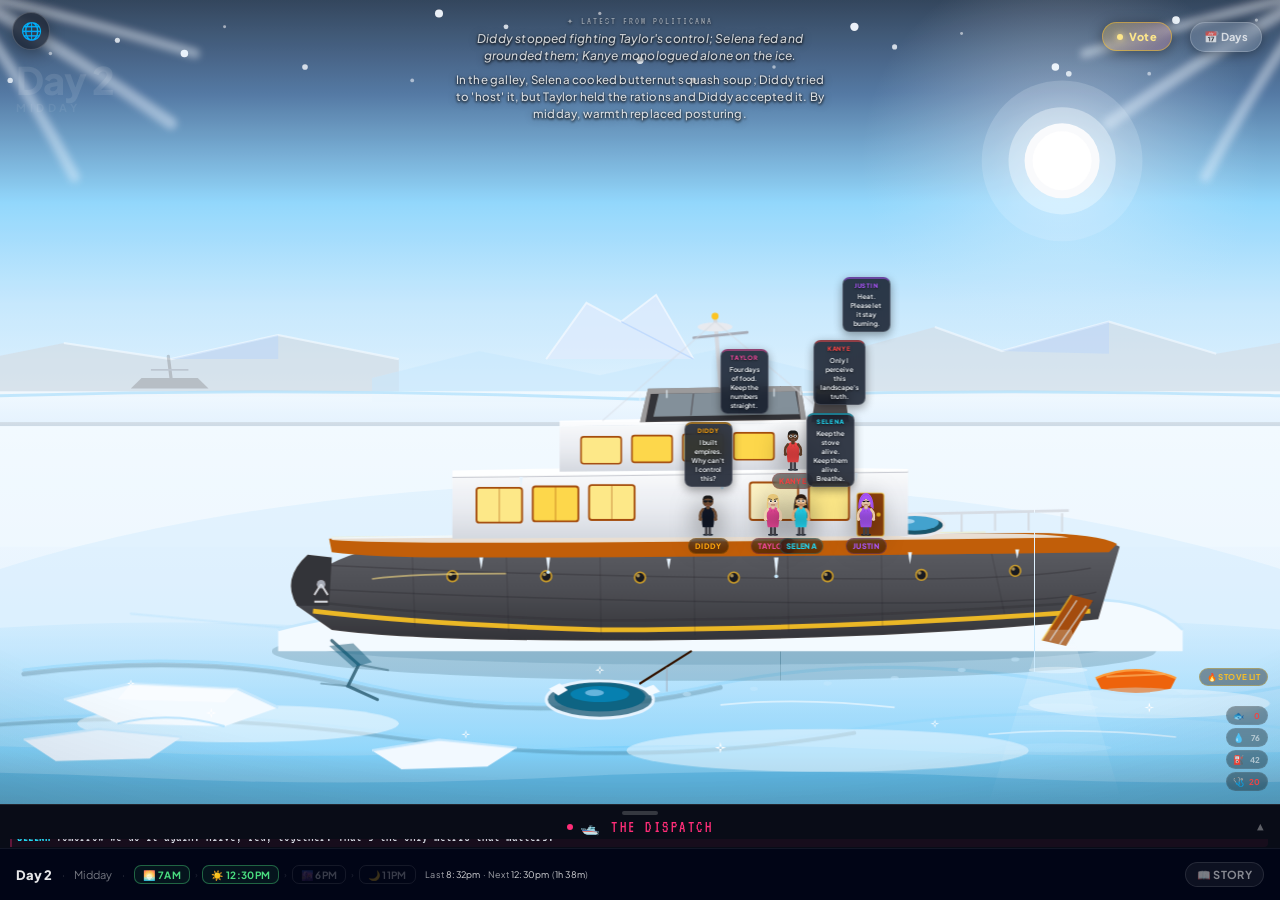
<file: index.html>
<!DOCTYPE html>
<html lang="en">
<head>
<meta charset="UTF-8">
<meta http-equiv="Cache-Control" content="no-cache, no-store, must-revalidate">
<meta http-equiv="Pragma" content="no-cache">
<meta http-equiv="Expires" content="0">
<meta name="viewport" content="width=device-width, initial-scale=1, maximum-scale=1, user-scalable=no">
<title>Politicana — a never-ending story</title>
<link rel="icon" href="data:image/svg+xml,%3Csvg xmlns='http://www.w3.org/2000/svg' viewBox='0 0 100 100'%3E%3Ctext y='.9em' font-size='88'%3E%F0%9F%9B%A5%EF%B8%8F%3C/text%3E%3C/svg%3E">
<meta name="description" content="Politicana is a never-ending story — five rivals marooned on a $300M superyacht frozen into arctic pack ice, scheming and surviving four times a day. No script, no crew, no rescue. The characters grow and surprise you on their own.">
<meta name="theme-color" content="#0b1220">
<!-- Social share preview -->
<meta property="og:type" content="website">
<meta property="og:site_name" content="The Never Ending Story Project">
<meta property="og:title" content="Politicana — a never-ending story">
<meta property="og:description" content="Five rivals marooned on a $300M superyacht frozen into arctic pack ice, scheming and surviving four times a day. No script, no crew, no rescue.">
<meta property="og:url" content="https://adamdegoat.github.io/politicana/">
<meta name="twitter:card" content="summary">
<meta name="twitter:title" content="Politicana — a never-ending story">
<meta name="twitter:description" content="Five rivals marooned on a $300M superyacht frozen into arctic pack ice, scheming and surviving four times a day.">

<link href="https://fonts.googleapis.com/css2?family=Plus+Jakarta+Sans:wght@600;700;800&family=VT323&display=swap" rel="stylesheet">
<link rel="stylesheet" href="theme.css"><!-- shared Never Ending Story house-style tokens -->
<style>
*{margin:0;padding:0;box-sizing:border-box}
:root{--above-hud:62px;--stage-bottom:96px}
html,body{width:100%;height:100%;overflow:hidden;font-family:'Plus Jakarta Sans',sans-serif;background:#020617}
/* #viewport is the ONLY horizontal scroll container (mobile turns on overflow-x:auto inside
   the @media(max-width:768px) block below so the wider-than-screen yacht can be swiped
   bow→stern; desktop stays overflow:hidden). The body itself never scrolls, so the
   position:fixed HUD overlays (all body-level, OUTSIDE #viewport) stay rock-solid. */
#viewport{position:relative;width:100vw;height:calc(100vh - var(--stage-bottom));overflow:hidden}
/* World renders ABOVE the fixed bottom bars (HUD + collapsed feed drawer) so the
   beach + ocean band are never hidden behind them. --stage-bottom is measured live.
   #world is the (on mobile, wider-than-viewport) scene content inside #viewport. */
#world{position:relative;width:100%;height:100%;overflow:visible}
#world-svg{position:absolute;inset:0;width:100%;height:100%;z-index:0;transform:translateY(calc(-1 * var(--world-shift,0px)))}
#stars{position:absolute;inset:0;width:100%;height:34%;pointer-events:none;z-index:2;opacity:0;transition:opacity 3s}
#world.night #stars,#world.dawn #stars{opacity:1}

/* Cloud animations */
@keyframes cloud-a{from{transform:translateX(0)}to{transform:translateX(1300px)}}
.cl1{animation:cloud-a 90s linear infinite}
.cl2{animation:cloud-a 115s linear infinite;animation-delay:-40s}
.cl3{animation:cloud-a 72s linear infinite;animation-delay:-22s}

/* Fire animations */
@keyframes flk{0%,100%{transform:scaleY(1) scaleX(1)}50%{transform:scaleY(1.22) scaleX(.9)}}
.fa{animation:flk .75s ease-in-out infinite;transform-box:fill-box;transform-origin:50% 100%}
.fb{animation:flk .55s ease-in-out infinite reverse;transform-box:fill-box;transform-origin:50% 100%}
.fc{animation:flk .42s ease-in-out infinite;transform-box:fill-box;transform-origin:50% 100%}

/* Wave animations */
@keyframes wv{from{transform:translateX(0)}to{transform:translateX(500px)}}
.wa{animation:wv 13s linear infinite}
.wb{animation:wv 19s linear infinite reverse}
/* Gentle palm sway — pivots at each palm's crown (origin set inline, in viewBox units) */
@keyframes palmsway{0%,100%{transform:rotate(-1.4deg)}50%{transform:rotate(1.4deg)}}
.palm-sway{transform-box:view-box;animation:palmsway 5.5s ease-in-out infinite}
/* Ambient birds drift slowly across the sky */
@keyframes birddrift{0%{transform:translate(0,0)}50%{transform:translate(46px,-9px)}100%{transform:translate(0,0)}}
.birds-drift{transform-box:view-box;animation:birddrift 24s ease-in-out infinite}
/* Fireflies near the firepit (parent group's opacity gates night-only visibility) */
@keyframes firefly{0%,100%{opacity:0;transform:translate(0,0)}25%{opacity:.95}50%{opacity:.35;transform:translate(7px,-9px)}75%{opacity:.85}}
.firefly{transform-box:view-box;animation:firefly 4.2s ease-in-out infinite}
/* Dog (puppy) ears + tail — driven by applyDogExtras; smooth transitions + tail wag */
.dog-ear{transform-box:view-box;transition:transform .45s ease}
.dog-tail{transform-box:view-box;transition:transform .45s ease}
@keyframes tailwag{0%,100%{transform:rotate(-20deg)}50%{transform:rotate(20deg)}}
.dog-tail.wag{animation:tailwag .45s ease-in-out infinite}
.dog-tail.slow{animation:tailwag 1.5s ease-in-out infinite}

/* ══ ARCTIC AMBIENT MOTION (SVG, viewBox units) ══ */
/* Falling snow — each column drifts down + sideways, then loops. Distinct durations/delays
   per flake give a natural, non-synchronised flurry. transform-box:view-box so the dx/dy
   are in the 1000×600 viewBox space. */
@keyframes snowfall{
  0%{transform:translate(0,-30px);opacity:0}
  8%{opacity:.95}
  92%{opacity:.9}
  100%{transform:translate(34px,640px);opacity:0}}
@keyframes snowfall2{
  0%{transform:translate(0,-30px);opacity:0}
  10%{opacity:.85}
  90%{opacity:.8}
  100%{transform:translate(-28px,640px);opacity:0}}
.snow{transform-box:view-box}
.snow-a{animation:snowfall 9s linear infinite}
.snow-b{animation:snowfall2 13s linear infinite}
.snow-c{animation:snowfall 16s linear infinite}
/* Funnel steam — rises, expands, fades while curling sideways */
@keyframes steam{
  0%{transform:translate(0,0) scale(.7);opacity:0}
  18%{opacity:.55}
  60%{opacity:.32}
  100%{transform:translate(14px,-58px) scale(1.9);opacity:0}}
@keyframes steam2{
  0%{transform:translate(0,0) scale(.6);opacity:0}
  22%{opacity:.45}
  100%{transform:translate(-12px,-66px) scale(2.1);opacity:0}}
.steam{transform-box:view-box}
.steam-a{animation:steam 6.5s ease-out infinite}
.steam-b{animation:steam2 8.5s ease-out infinite;animation-delay:-3s}
.steam-c{animation:steam 7.5s ease-out infinite;animation-delay:-5s}
/* Aurora — gentle horizontal drift + slow opacity breath (the parent group's opacity
   gates night-only visibility; these animate the ribbons within it) */
@keyframes auroraDrift{0%{transform:translateX(0)}50%{transform:translateX(46px)}100%{transform:translateX(0)}}
@keyframes auroraDrift2{0%{transform:translateX(0)}50%{transform:translateX(-54px)}100%{transform:translateX(0)}}
@keyframes auroraBreath{0%,100%{opacity:.35}50%{opacity:.9}}
.aurora-rib{transform-box:view-box}
.aurora-a{animation:auroraDrift 26s ease-in-out infinite,auroraBreath 11s ease-in-out infinite}
.aurora-b{animation:auroraDrift2 34s ease-in-out infinite,auroraBreath 14s ease-in-out infinite;animation-delay:0s,-4s}
.aurora-c{animation:auroraDrift 30s ease-in-out infinite,auroraBreath 17s ease-in-out infinite;animation-delay:-8s,-9s}
/* Icicle shimmer + occasional drip */
@keyframes icicleShine{0%,100%{opacity:.55}50%{opacity:1}}
@keyframes drip{0%{transform:translateY(0);opacity:0}10%{opacity:.9}80%{opacity:.7}100%{transform:translateY(26px);opacity:0}}
.icicle{transform-box:view-box;animation:icicleShine 5s ease-in-out infinite}
.drip{transform-box:view-box;animation:drip 4.5s ease-in infinite}
/* Ice glints — sharp sparkle that pops then fades */
@keyframes glint{0%,72%,100%{opacity:0;transform:scale(.4)}82%{opacity:.95;transform:scale(1.1)}}
.glint{transform-box:view-box;animation:glint 6s ease-in-out infinite}
/* Cabin window warmth flicker (subtle — like a fire/lamp inside) */
@keyframes warmFlicker{0%,100%{opacity:1}30%{opacity:.86}55%{opacity:.97}78%{opacity:.9}}
.warm-win{animation:warmFlicker 3.4s ease-in-out infinite}
@keyframes glowBreath{0%,100%{opacity:.5}50%{opacity:.78}}
.glow-breath{animation:glowBreath 5.5s ease-in-out infinite}

/* SVG transitions */
#sky-bg,#sun-group,#moon-group,#night-stars,#night-overlay,#sun-reflection{transition:opacity 2.5s ease}

/* ── ATMOSPHERE OVERLAYS (pure CSS, no JS/engine) ── */
/* Vignette: darken the corners to draw the eye to the centre of the island */
#vignette{position:absolute;inset:0;z-index:6;pointer-events:none;
  background:radial-gradient(120% 95% at 50% 42%,transparent 58%,rgba(2,6,23,.16) 84%,rgba(2,6,23,.42) 100%)}
/* Time-of-day colour wash: a soft tint that shifts with the cycle for cohesion */
#color-wash{position:absolute;inset:0;z-index:7;pointer-events:none;opacity:0;
  mix-blend-mode:soft-light;transition:background 2.5s ease,opacity 2.5s ease}
#world.evening #color-wash{background:#fb923c;opacity:.5}
#world.morning #color-wash{background:#fdba74;opacity:.4}
#world.dawn    #color-wash{background:#f9a8d4;opacity:.45}
#world.night   #color-wash{background:#1e1b4b;opacity:.35}
#world.midday  #color-wash,#world.afternoon #color-wash{opacity:0}

/* ── DAY STAMP ── */
/* ── DAY HISTORY ── */
/* ── AUDIENCE VOTE PILL + PANEL ("sway, don't script") ── */
#vote-pill{position:fixed;top:22px;right:108px;z-index:35;display:flex;align-items:center;gap:6px;
  padding:7px 14px;border-radius:20px;cursor:pointer;white-space:nowrap;
  background:linear-gradient(135deg,rgba(251,191,36,.24),rgba(244,114,182,.2));
  backdrop-filter:blur(12px);-webkit-backdrop-filter:blur(12px);border:1px solid rgba(251,191,36,.5);
  font-family:'Plus Jakarta Sans',sans-serif;font-size:11px;font-weight:800;letter-spacing:.4px;color:#fde68a;
  box-shadow:0 2px 14px rgba(0,0,0,.4);animation:votePulse 2.6s ease-in-out infinite;
  transition:transform .15s,border-color .2s}
#vote-pill:hover{transform:translateY(-1px);border-color:rgba(251,191,36,.85)}
#vote-pill.active{animation:none;background:linear-gradient(135deg,rgba(251,191,36,.42),rgba(244,114,182,.34));border-color:rgba(251,191,36,.9)}
@keyframes votePulse{0%,100%{box-shadow:0 2px 14px rgba(0,0,0,.4),0 0 0 0 rgba(251,191,36,.45)}
  50%{box-shadow:0 2px 14px rgba(0,0,0,.4),0 0 0 5px rgba(251,191,36,0)}}
#vote-pill .vp-dot{width:6px;height:6px;border-radius:50%;background:#fde68a;box-shadow:0 0 7px #fde68a}
/* dropdown panel — anchored under the pill (like the Days panel), warm gold "sway the yacht" palette */
#vote-panel{position:fixed;top:60px;right:108px;z-index:41;width:300px;max-width:calc(100vw - 24px);
  background:linear-gradient(180deg,rgba(26,16,34,.6),rgba(12,9,22,.66));
  backdrop-filter:blur(20px) saturate(1.2);-webkit-backdrop-filter:blur(20px) saturate(1.2);
  border:1px solid rgba(251,191,36,.34);border-radius:16px;
  box-shadow:0 20px 54px rgba(0,0,0,.6),0 0 26px rgba(251,191,36,.08);
  max-height:0;overflow:hidden;opacity:0;pointer-events:none;
  transition:max-height .34s cubic-bezier(.4,0,.2,1),opacity .22s ease}
#vote-panel::before{content:'';position:absolute;left:0;right:0;top:0;height:2px;z-index:3;
  background:linear-gradient(90deg,transparent,rgba(251,191,36,.7),rgba(244,114,182,.5),transparent)}
#vote-panel.open{max-height:80vh;opacity:1;pointer-events:auto;overflow-y:auto}
.vp-inner{padding:15px 16px 15px}
.vp-eyebrow{font-family:'VT323',monospace;font-size:11px;letter-spacing:2.5px;text-transform:uppercase;color:rgba(251,191,36,.62);margin-bottom:3px}
.vp-head{font-family:'Plus Jakarta Sans',sans-serif;font-weight:800;font-size:16px;letter-spacing:.01em;line-height:1.1;
  background:linear-gradient(180deg,#fff8ea 0%,#fde68a 58%,#f59e0b 100%);-webkit-background-clip:text;background-clip:text;-webkit-text-fill-color:transparent;color:transparent}
.vp-tag{font-size:10.5px;color:rgba(255,255,255,.5);font-style:italic;margin:3px 0 13px;line-height:1.45}
.vp-q{font-size:12px;font-weight:700;color:rgba(255,255,255,.92);margin-bottom:9px;letter-spacing:.01em}
.vp-opt{position:relative;display:block;width:100%;text-align:left;margin-bottom:8px;padding:10px 12px;border-radius:12px;
  border:1px solid rgba(255,255,255,.12);background:rgba(255,255,255,.035);cursor:pointer;overflow:hidden;color:#fff;
  transition:border-color .15s,background .15s,transform .12s}
.vp-opt:hover{border-color:rgba(251,191,36,.55);transform:translateY(-1px)}
.vp-opt:disabled{cursor:default;transform:none}
.vp-opt.picked{border-color:rgba(251,191,36,.9);background:rgba(251,191,36,.09)}
.vp-bar{position:absolute;left:0;top:0;bottom:0;width:0;z-index:0;transition:width .55s cubic-bezier(.4,0,.2,1);
  background:linear-gradient(90deg,rgba(251,191,36,.22),rgba(244,114,182,.14))}
.vp-opt-label{position:relative;z-index:1;font-weight:800;font-size:12.5px;color:#fff7e6}
.vp-opt-desc{position:relative;z-index:1;font-size:10.5px;color:rgba(255,255,255,.55);margin-top:2px;line-height:1.35}
.vp-opt-pct{position:absolute;right:11px;top:50%;transform:translateY(-50%);font-size:12px;font-weight:800;color:#fde68a;z-index:2}
.vp-voted{font-size:10.5px;color:rgba(110,231,160,.92);margin-top:4px;letter-spacing:.2px;font-weight:600}
.vp-hint{font-size:10.5px;color:rgba(255,255,255,.42);margin-top:4px}
.vp-inplay{margin-top:13px;padding:11px 12px;border-radius:11px;background:rgba(251,191,36,.07);border:1px solid rgba(251,191,36,.18);
  font-size:11px;color:rgba(255,255,255,.8);line-height:1.5}
.vp-ip-eyebrow{font-family:'VT323',monospace;font-size:10px;letter-spacing:2px;text-transform:uppercase;color:rgba(251,191,36,.6);display:block;margin-bottom:3px}
.vp-inplay b{color:#fde68a;font-weight:800}
#day-hist-btn{
  position:fixed;top:22px;right:18px;z-index:35;
  display:flex;align-items:center;gap:6px;
  padding:7px 13px;border-radius:20px;
  background:rgba(255,255,255,.09);
  backdrop-filter:blur(12px);-webkit-backdrop-filter:blur(12px);
  border:1px solid rgba(255,255,255,.2);
  font-family:'Plus Jakarta Sans',sans-serif;font-size:11px;font-weight:700;
  color:rgba(255,255,255,.72);letter-spacing:.3px;
  cursor:pointer;white-space:nowrap;
  transition:background .2s,border-color .2s,color .2s,box-shadow .2s;
  box-shadow:0 2px 12px rgba(0,0,0,.35);
}
#day-hist-btn:hover{background:rgba(255,255,255,.15);border-color:rgba(255,255,255,.38);color:#fff;box-shadow:0 2px 18px rgba(0,0,0,.45)}
#day-hist-btn.active{background:rgba(255,255,255,.13);border-color:rgba(255,255,255,.35);color:#fff}
#day-history-panel{
  position:fixed;top:66px;right:18px;left:auto;z-index:40;width:244px;
  background:rgba(4,8,22,.92);backdrop-filter:blur(18px);-webkit-backdrop-filter:blur(18px);
  border:1px solid rgba(255,255,255,.08);border-radius:14px;
  max-height:0;overflow:hidden;opacity:0;pointer-events:none;
  transition:max-height .32s cubic-bezier(.4,0,.2,1),opacity .2s ease;
}
#day-history-panel.open{max-height:400px;opacity:1;pointer-events:auto}
.dhp-head{
  font-family:'Plus Jakarta Sans',sans-serif;font-size:9px;font-weight:800;
  letter-spacing:2px;text-transform:uppercase;color:rgba(255,255,255,.25);
  padding:11px 14px 9px;border-bottom:1px solid rgba(255,255,255,.05);
  display:flex;align-items:center;justify-content:space-between;flex-shrink:0;
}
.dhp-back{
  background:none;border:none;font-family:'Plus Jakarta Sans',sans-serif;
  font-size:9px;font-weight:700;color:rgba(255,255,255,.25);
  cursor:pointer;letter-spacing:.5px;padding:0;transition:color .15s;
}
.dhp-back:hover{color:rgba(255,255,255,.6)}
.dhp-scroll{overflow-y:auto;max-height:350px;scrollbar-width:thin;scrollbar-color:rgba(255,255,255,.06) transparent}
.dhp-chips{padding:8px 10px 10px;display:flex;flex-direction:column;gap:5px}
.dhp-chip{
  display:flex;align-items:center;gap:7px;padding:7px 10px;border-radius:9px;
  border:1px solid rgba(255,255,255,.07);background:rgba(255,255,255,.03);
  font-family:'Plus Jakarta Sans',sans-serif;font-size:11px;font-weight:700;
  color:rgba(255,255,255,.5);cursor:pointer;
  transition:background .15s,border-color .15s;
}
.dhp-chip:hover{background:rgba(255,255,255,.07);border-color:rgba(255,255,255,.14);color:rgba(255,255,255,.8)}
.dhp-chip.cur{border-color:rgba(34,197,94,.3);color:rgba(255,255,255,.75)}
.dhp-dot{width:5px;height:5px;border-radius:50%;background:#22c55e;flex-shrink:0;animation:cdot 2s ease-in-out infinite}
.dhp-chip-meta{font-size:10px;color:rgba(255,255,255,.28);font-weight:500;margin-left:auto;white-space:nowrap}
.dhp-drama{font-size:13px;color:rgba(255,255,255,.7);line-height:1.57;font-style:italic;
  padding:12px 14px 14px}
.dhp-ongoing{font-size:12.5px;color:rgba(255,255,255,.5);line-height:1.55;font-style:italic;
  padding:12px 14px 14px}

#day-stamp{position:fixed;top:58px;left:16px;z-index:30;pointer-events:none;line-height:1.15}
#pulse{position:fixed;top:14px;left:50%;transform:translateX(-50%);z-index:30;pointer-events:none;
  font-family:'Plus Jakarta Sans',sans-serif;font-size:12px;font-style:italic;font-weight:500;
  color:rgba(255,255,255,.78);letter-spacing:.2px;text-align:center;max-width:340px;line-height:1.4;
  text-shadow:0 1px 3px rgba(0,0,0,.6),0 1px 3px rgba(0,0,0,.75),0 1px 10px rgba(0,0,0,.4)}
#pulse:not(:empty)::before{content:'✦ LATEST FROM POLITICANA';display:block;
  font-family:'VT323',monospace;font-size:10px;font-style:normal;font-weight:400;
  letter-spacing:2px;color:rgba(255,255,255,.5);text-transform:uppercase;margin-bottom:3px;
  text-shadow:0 1px 3px rgba(0,0,0,.6)}
#scene-line{position:fixed;left:50%;transform:translateX(-50%);z-index:30;pointer-events:none;
  width:380px;max-width:88vw;
  font-family:'Plus Jakarta Sans',sans-serif;font-size:11.5px;font-weight:500;
  color:rgba(255,255,255,.82);letter-spacing:.2px;text-align:center;line-height:1.5;
  text-shadow:0 1px 3px rgba(0,0,0,.6),0 1px 3px rgba(0,0,0,.8),0 1px 10px rgba(0,0,0,.45)}
#ds-day{font-family:'Plus Jakarta Sans',sans-serif;font-size:38px;font-weight:800;
  color:rgba(255,255,255,.1);letter-spacing:-1px}
#ds-cycle{font-family:'Plus Jakarta Sans',sans-serif;font-size:11px;font-weight:700;
  color:rgba(255,255,255,.07);letter-spacing:3.5px;text-transform:uppercase}

/* ── CHARACTERS ── */
.char{position:absolute;z-index:20;transform:translate(-50%,-100%);
  transition:left 2.8s cubic-bezier(.4,0,.2,1),top 2.8s cubic-bezier(.4,0,.2,1)}
.char-svg{display:block;margin:0 auto;filter:drop-shadow(0 6px 14px rgba(0,0,0,.65));animation:bob 2.4s ease-in-out infinite}
.char-svg.sad{animation:bob-slow 3.5s ease-in-out infinite}
.char-svg.angry{animation:bob-tense .9s ease-in-out infinite}
@keyframes bob{0%,100%{transform:translateY(0)}50%{transform:translateY(-6px)}}
@keyframes bob-slow{0%,100%{transform:translateY(0)}50%{transform:translateY(-3px)}}
@keyframes bob-tense{0%,100%{transform:translateY(0) rotate(-.5deg)}50%{transform:translateY(-3px) rotate(.5deg)}}
/* ── INTERACTION OVERLAYS ── */
.interact-overlay{position:absolute;z-index:19;transform:translate(-50%,-50%);pointer-events:none;transition:opacity .4s}
.char.sitting{margin-top:10px}
/* nametag is OUT of flow so it never adds height to .char — the figure's FEET stay anchored
   exactly on the waypoint (otherwise the tag's height lifts the figure off the deck). */
.nametag{position:absolute;top:100%;left:50%;transform:translateX(-50%);
  font-size:7.5px;font-weight:800;letter-spacing:.4px;text-transform:uppercase;
  margin-top:1px;padding:2px 6px;border-radius:20px;width:fit-content;white-space:nowrap;
  background:rgba(0,0,0,.45);backdrop-filter:blur(4px);-webkit-backdrop-filter:blur(4px)}
.nametag:empty{display:none}  /* unnamed stray: hide tag until it's named */

/* ── SPEECH BUBBLES ── */
.bubble{position:absolute;bottom:50px;left:50%;transform:translateX(-50%);
  background:rgba(10,18,32,.82);backdrop-filter:blur(7px);-webkit-backdrop-filter:blur(7px);
  color:#f1f5f9;padding:3px 6px;border-radius:7px;
  font-size:6.5px;font-weight:600;max-width:80px;min-width:48px;text-align:center;
  line-height:1.4;pointer-events:none;white-space:normal;z-index:25;
  text-shadow:0 1px 2px rgba(0,0,0,.6);box-shadow:0 3px 10px rgba(0,0,0,.4);
  border:1px solid rgba(255,255,255,.15);border-top-width:2px}
.bubble::after{display:none}
.bubble-name{font-size:6px;font-weight:800;letter-spacing:.9px;text-transform:uppercase;margin-bottom:2px}
.bubble-text{font-size:6.5px}
.bubble-text.dog-emote{font-size:15px;line-height:1}

/* ── BOTTOM FEED DRAWER ── */
#chat-panel{
  position:fixed;left:0;right:0;bottom:52px;
  height:44px;overflow:hidden;
  background:rgba(10,14,24,.9);backdrop-filter:blur(8px);-webkit-backdrop-filter:blur(8px);
  z-index:50;display:flex;flex-direction:column;
  border-top:1px solid rgba(255,255,255,.1);
  transition:height .38s cubic-bezier(.4,0,.2,1),
             box-shadow .38s ease;
}
#chat-panel.feed-open{
  height:52vh;
  box-shadow:0 -12px 40px rgba(0,0,0,.55);
  border-top-color:rgba(255,46,120,.35);
}
/* Drag pill */
#feed-pill{
  width:36px;height:4px;border-radius:4px;
  background:rgba(255,255,255,.18);
  margin:6px auto 0;flex-shrink:0;
  transition:background .2s
}
#chat-panel:hover #feed-pill,
#chat-panel.feed-open #feed-pill{background:rgba(255,46,120,.5)}
#chat-header{
  position:relative;
  padding:5px 14px 5px;font-family:'VT323',monospace;font-size:16px;color:#ff2d78;
  letter-spacing:2.5px;display:flex;align-items:center;justify-content:center;gap:7px;
  cursor:pointer;flex-shrink:0;user-select:none;
  border-bottom:1px solid rgba(255,255,255,.0);
  transition:border-color .38s
}
#chat-panel.feed-open #chat-header{border-bottom-color:rgba(255,255,255,.07)}
#chat-dot{width:6px;height:6px;border-radius:50%;background:#ff2d78;animation:cdot 2s ease-in-out infinite;flex-shrink:0}
@keyframes cdot{0%,100%{opacity:1}50%{opacity:.2}}
/* Absolutely center the ISLAND FEED label (on all widths) so the chevron's
   margin-left:auto can't push it left under the Island Oracle widget. */
#feed-label{display:inline-flex;align-items:center;gap:7px;position:absolute;left:50%;transform:translateX(-50%);pointer-events:none}
#chat-chevron{
  margin-left:auto;font-size:11px;color:rgba(255,255,255,.35);
  transition:transform .35s cubic-bezier(.4,0,.2,1),color .2s
}
#chat-panel.feed-open #chat-chevron{transform:rotate(180deg);color:rgba(255,46,120,.7)}
#chat-feed{flex:1;overflow-y:auto;padding:8px 12px 4px;display:flex;flex-direction:column;gap:5px;
  scrollbar-width:thin;scrollbar-color:rgba(255,255,255,.1) transparent}
#chat-feed::-webkit-scrollbar{width:3px}
#chat-feed::-webkit-scrollbar-thumb{background:rgba(255,255,255,.1);border-radius:3px}
.cl{font-family:'VT323',monospace;font-size:15px;line-height:1.3;word-break:break-word}
.cl.interaction{color:#fbbf24}
.cl-label{font-size:11px;letter-spacing:.8px;opacity:.78;text-transform:uppercase}
.cl-dialogue{color:#e2e8f0;font-size:13px;opacity:.9}
.cl-ts{font-family:'VT323',monospace;font-size:12px;color:rgba(255,255,255,.45);letter-spacing:1.2px;text-align:center;padding:4px 0 2px;text-transform:uppercase;background:rgba(255,255,255,.03);border-radius:4px;margin:2px 0}
.cl-msg{font-family:'VT323',monospace;font-size:14px;line-height:1.3;padding:1px 4px;word-break:break-word}
.cl-spk{font-size:12px;font-weight:700;letter-spacing:.5px;text-transform:uppercase}
.cl-line{color:#e2e8f0;opacity:.9}
.cl-absent{font-family:'VT323',monospace;font-size:12px;padding:2px 4px;opacity:.55;font-style:italic;border-left:2px solid rgba(255,255,255,.08);margin:3px 0 4px;padding-left:7px}
.cl-absent-txt{color:#94a3b8}
.cl-time{font-family:'VT323',monospace;font-size:11px;color:rgba(255,255,255,.55);letter-spacing:.6px;float:right;margin-left:6px;white-space:nowrap}
.cl-latest{background:rgba(255,45,120,.06);border-left:2px solid rgba(255,45,120,.32);padding-left:5px;margin-left:-2px;border-radius:0 4px 4px 0}
.cl-ts-latest{background:rgba(255,45,120,.11)!important;color:rgba(255,160,200,.85)!important;border:1px solid rgba(255,45,120,.22);border-radius:5px;padding-left:8px;padding-right:8px}

/* ── HUD ── */
#hud{position:fixed;bottom:0;left:0;right:0;z-index:100;
  background:rgba(2,6,23,.93);backdrop-filter:blur(18px);-webkit-backdrop-filter:blur(18px);
  border-top:1px solid rgba(255,255,255,.07);padding:0 1rem;
  display:flex;align-items:center;gap:.6rem;height:52px}
.hud-day{font-weight:800;color:rgba(255,255,255,.9);font-size:13px;flex-shrink:0}
.hud-sep{color:rgba(255,255,255,.2);font-size:11px}
#cycle-label{font-size:11px;color:rgba(255,255,255,.45);flex-shrink:0}

/* Status strip */
#status-strip{display:flex;align-items:center;gap:.3rem;font-size:10px;flex-shrink:0}
.stp{display:inline-flex;align-items:center;padding:.15rem .5rem;border-radius:7px;
  border:1px solid rgba(255,255,255,.08);color:rgba(255,255,255,.22);
  font-weight:700;letter-spacing:.3px;text-transform:uppercase;transition:all .4s}
.stp.running{color:#fbbf24;border-color:rgba(251,191,36,.5);background:rgba(251,191,36,.1);animation:spulse 1s ease-in-out infinite}
.stp.done{color:#4ade80;border-color:rgba(74,222,128,.4);background:rgba(74,222,128,.07)}
.stp.current{color:rgba(255,255,255,.75);border-color:rgba(255,255,255,.28);background:rgba(255,255,255,.09)}
@keyframes spulse{0%,100%{opacity:1}50%{opacity:.5}}
.stp-arr{color:rgba(255,255,255,.12);font-size:9px}

/* Tiny status info */
#status-info{font-size:9px;color:rgba(255,255,255,.6);white-space:nowrap;flex-shrink:0;line-height:1.3;letter-spacing:.2px}
#status-info span{color:rgba(255,255,255,.85)}
#status-msg{font-size:9px;color:rgba(255,255,255,.3);font-style:italic;overflow:hidden;text-overflow:ellipsis;white-space:nowrap;max-width:120px}

/* Buttons */
.hud-actions{display:flex;align-items:center;gap:.45rem;margin-left:auto;flex-shrink:0}
#story-btn{display:inline-flex;align-items:center;gap:.2rem;padding:.28rem .7rem;
  border-radius:18px;border:1px solid rgba(255,255,255,.1);background:rgba(255,255,255,.05);
  color:rgba(255,255,255,.5);font-size:11px;font-weight:700;letter-spacing:.3px;
  text-transform:uppercase;text-decoration:none;transition:all .2s;font-family:'Plus Jakarta Sans',sans-serif}
#story-btn:hover{border-color:rgba(255,255,255,.2);color:rgba(255,255,255,.85);background:rgba(255,255,255,.09)}

/* ── MOBILE ── */
@media(max-width:768px){
  /* Horizontal pan ON (vertical locked) so the wider-than-screen yacht can be swiped bow→stern.
     #viewport is the horizontal scroll container (its wide #world child overflows it); the
     layout JS pans it via scroller()/scrollLeft. The BODY stays clipped (overflow:hidden,
     inherited from the base html,body rule) so the position:fixed HUD overlays — which live
     OUTSIDE #viewport — are anchored to the stable viewport and never jitter during a swipe. */
  html,body{overflow:hidden;width:100%;height:100%}
  /* Mobile: #world is rendered WIDER than #viewport (full yacht at a height-fit scale, width
     set in px by updateWorld) so #viewport can be swiped left/right to pan bow→stern.
     #viewport is the horizontal scroller (overflow-x:auto); #world just overflows it.
     Characters + structures use the same worldMetrics() transform so feet stay on the decks. */
  #viewport{overflow-x:auto;overflow-y:hidden;-webkit-overflow-scrolling:touch;overscroll-behavior-x:contain;height:calc(100dvh - var(--stage-bottom))}
  #world{height:100%}
  /* HUD: 3-row layout — cycle strip + timing visible on mobile */
  #status-msg{display:none}
  #hud{padding:5px .75rem 4px;height:auto;flex-wrap:wrap;align-content:flex-start;gap:3px .3rem}
  .hud-actions{order:1}
  #status-strip{display:flex;flex-basis:100%;order:10;gap:.2rem}
  #status-info{display:block;flex-basis:100%;order:11}
  .stp{font-size:8px;padding:.1rem .3rem}
  .stp-arr{font-size:8px}
  /* Push chat panel above the now-taller HUD. */
  #chat-panel{bottom:var(--above-hud)}
  #story-btn{padding:.28rem .55rem;font-size:10px}
  .bubble{max-width:82px;padding:3px 6px}
  .bubble-text{font-size:7.5px}
  #pulse{top:78px;font-size:11px;max-width:78vw;color:rgba(255,255,255,.85)}
  #scene-line{font-size:10.5px;width:78vw;color:rgba(255,255,255,.85)}
  /* no hover on touch — show structure names faintly so they're not invisible */
  .struct-label{color:rgba(255,255,255,.6)}
  #day-hist-btn{top:14px;right:12px;padding:5px 10px;font-size:10px}
  #vote-pill{top:14px;right:88px;padding:5px 11px;font-size:10px}
  #vote-panel{top:48px;left:12px;right:12px;width:auto;max-width:none}
  #day-stamp{left:13px;top:50px}
  #day-history-panel{top:52px;right:12px;width:220px}
  /* res-hud now anchors bottom-right via the base rule on all sizes */
  .stat-card{display:none}
  .stat-card.tap-open{display:block;opacity:1;transform:translateY(0)}
  .stat-card.right,.stat-card.left{left:50%;transform:translateX(-50%);right:auto}
  .stat-card.tap-open.right,.stat-card.tap-open.left{transform:translateX(-50%)}
  .stat-card.tap-open.below{transform:translateX(-50%)}
  /* Feed drawer taller on mobile */
  #chat-panel.feed-open{height:62vh}
}

/* ── HOVER STAT CARD ── */
.stat-card{
  position:absolute;bottom:110%;pointer-events:none;z-index:80;
  width:200px;background:rgba(0,0,0,.92);border-radius:12px;
  padding:11px 13px;opacity:0;transform:translateY(6px);
  transition:opacity .18s ease,transform .18s ease;
  backdrop-filter:blur(14px);-webkit-backdrop-filter:blur(14px);
  font-family:'VT323',monospace;line-height:1.4;white-space:nowrap
}
.char:hover .stat-card{opacity:1;transform:translateY(0)}
.stat-card.right{left:90%;transform:translateY(6px)}
.stat-card.left{right:90%;transform:translateY(6px)}
.char:hover .stat-card.right{transform:translateY(0)}
.char:hover .stat-card.left{transform:translateY(0)}
/* below variant — card drops down when character is near top of screen */
.stat-card.below{bottom:auto;top:105%;transform:translateY(-6px)}
.char:hover .stat-card.below{transform:translateY(0)}
.stat-card.below.right{transform:translateY(-6px)}
.stat-card.below.left{transform:translateY(-6px)}
.char:hover .stat-card.below.right,.char:hover .stat-card.below.left{transform:translateY(0)}
.sc-name{font-size:17px;font-weight:700;letter-spacing:1px;text-transform:uppercase;margin-bottom:2px}
.sc-mood{font-size:13px;color:rgba(255,255,255,.45);letter-spacing:.5px;margin-bottom:8px;text-transform:uppercase}
.sc-cond{display:inline-block;font-size:11px;font-weight:700;letter-spacing:.4px;padding:2px 7px;border-radius:7px;margin-bottom:8px}
.sc-cond-injured{background:rgba(248,113,113,.16);color:#fca5a5;border:1px solid rgba(248,113,113,.35)}
.sc-cond-sick{background:rgba(192,132,252,.16);color:#d8b4fe;border:1px solid rgba(192,132,252,.35)}
.sc-section{font-size:11px;color:rgba(255,255,255,.3);letter-spacing:2px;text-transform:uppercase;margin-bottom:4px;border-bottom:1px solid rgba(255,255,255,.06);padding-bottom:2px}
.sc-row{display:flex;align-items:center;gap:6px;margin-bottom:3px}
.sc-label{font-size:12px;color:rgba(255,255,255,.4);width:68px;text-transform:uppercase;letter-spacing:.3px;flex-shrink:0}
.sc-bar{flex:1;height:3px;background:rgba(255,255,255,.08);border-radius:3px;overflow:hidden}
.sc-fill{height:100%;border-radius:3px}
.sc-val{font-size:12px;color:rgba(255,255,255,.5);width:22px;text-align:right;flex-shrink:0}
.sc-bond{font-size:13px;margin-bottom:2px}

/* ── STRUCTURES LAYER ── */
#structures-layer{position:absolute;inset:0;pointer-events:none;z-index:5;transform:translateY(calc(-1 * var(--world-shift,0px)))}
.struct{position:absolute;transform:translate(-50%,-50%);pointer-events:auto;text-align:center;line-height:1;cursor:default}
.struct-svg{display:block;filter:drop-shadow(0 3px 8px rgba(0,0,0,.6));transition:transform .2s ease}
.struct:hover .struct-svg{transform:scale(1.12)}
.struct-label{font-size:8px;color:rgba(255,255,255,.0);white-space:nowrap;margin-top:2px;
  font-family:'Plus Jakarta Sans',sans-serif;font-weight:700;letter-spacing:.3px;
  text-shadow:0 1px 4px rgba(0,0,0,1);display:block;transition:color .18s ease;
  background:rgba(0,0,0,.45);padding:1px 5px;border-radius:4px;backdrop-filter:blur(3px)}
.struct:hover .struct-label{color:rgba(255,255,255,.75)}
.struct-cond{width:30px;height:3px;border-radius:2px;background:rgba(0,0,0,.45);margin:1px auto 0;overflow:hidden}
.struct-cond-fill{height:100%;border-radius:2px}
.struct.discovery .struct-svg{filter:drop-shadow(0 0 6px rgba(251,191,36,.6)) drop-shadow(0 3px 8px rgba(0,0,0,.5))}

/* ── RESOURCES HUD ── */
#res-hud{position:fixed;bottom:calc(var(--stage-bottom) + 8px);right:12px;z-index:30;pointer-events:auto;display:flex;flex-direction:column;gap:3px;align-items:flex-end}
#fire-chip{position:fixed;bottom:calc(var(--stage-bottom) + 118px);right:12px;z-index:30;pointer-events:none;display:none;align-items:center;gap:4px;
  background:rgba(0,0,0,.38);border:1px solid rgba(255,255,255,.12);border-radius:9px;padding:3px 7px;font-family:'Plus Jakarta Sans',sans-serif;font-size:8px;font-weight:700;letter-spacing:.4px}
#fire-chip.lit{color:#fbbf24;border-color:rgba(251,191,36,.35)}
#fire-chip.out{color:#93a3b8}
.res-pill{display:flex;align-items:center;gap:3px;background:rgba(0,0,0,.35);
  backdrop-filter:blur(4px);-webkit-backdrop-filter:blur(4px);
  border-radius:14px;padding:3px 7px 3px 6px;border:1px solid rgba(255,255,255,.06);
  cursor:pointer;user-select:none;min-height:18px;
  transition:background .15s,border-color .15s}
.res-pill:hover,.res-pill.rp-active{background:rgba(255,255,255,.09);border-color:rgba(255,255,255,.18)}
.res-pill-icon{font-size:9px}
.res-pill-val{font-size:8px;font-weight:700;font-family:'Plus Jakarta Sans',sans-serif;min-width:13px;text-align:right}
/* Resource detail card */
#res-card{
  width:min(220px,calc(100vw - 36px));
  background:rgba(4,8,22,.92);border:1px solid rgba(255,255,255,.1);border-radius:12px;
  overflow:hidden;max-height:0;opacity:0;pointer-events:none;
  transition:max-height .32s cubic-bezier(.4,0,.2,1),opacity .22s ease;
  backdrop-filter:blur(18px);-webkit-backdrop-filter:blur(18px);
  box-shadow:0 8px 28px rgba(0,0,0,.6)}
#res-card.open{max-height:240px;opacity:1;pointer-events:auto}
.rc-inner{padding:13px 14px}
.rc-header{display:flex;align-items:center;gap:7px;margin-bottom:8px}
.rc-icon{font-size:18px}
.rc-name{flex:1;font-size:10px;font-weight:800;letter-spacing:1.2px;text-transform:uppercase;color:rgba(255,255,255,.75)}
.rc-val{font-size:16px;font-weight:800;font-family:'Plus Jakarta Sans',sans-serif}
.rc-trend{font-size:14px;font-weight:700;margin-left:1px}
.rc-bar-wrap{height:3px;background:rgba(255,255,255,.08);border-radius:3px;overflow:hidden;margin-bottom:10px}
.rc-bar-fill{height:100%;border-radius:3px}
.rc-status{font-size:11px;color:rgba(255,255,255,.62);line-height:1.55;margin-bottom:7px}
.rc-mention{font-size:10px;color:rgba(255,255,255,.36);line-height:1.5;font-style:italic;
  border-top:1px solid rgba(255,255,255,.06);padding-top:7px;
  display:-webkit-box;-webkit-line-clamp:3;-webkit-box-orient:vertical;overflow:hidden}
.rc-who{display:block;margin-top:3px;font-style:normal;font-size:9px;
  letter-spacing:.6px;text-transform:uppercase;color:rgba(255,255,255,.22)}


/* (Island Oracle widget styles removed — the Oracle runs in the engine but is no longer shown on screen.) */
</style>
</head>
<body>
<!-- ══ VIEWPORT (the ONLY horizontal scroll container on mobile) ════════════════
     On mobile #viewport scrolls sideways (overflow-x:auto) while the body stays clipped,
     so the wider-than-screen yacht (#world) can be swiped bow→stern. Crucially, ALL the
     position:fixed HUD overlays live OUTSIDE #viewport (direct body children below), so
     they are positioned against the stable viewport and never jitter while the scene pans.
     On desktop #viewport is a plain non-scrolling container (its #world child fits). -->
<div id="viewport">
<div id="world" class="afternoon">
<canvas id="stars"></canvas>

<!-- ══ SCENE DECORATION LAYERS (inside the scroller — they pan with the yacht) ══ -->
<div id="structures-layer"></div>
<div id="vignette"></div>
<div id="color-wash"></div>

<!-- ══ WORLD SVG ══════════════════════════════════════════ -->
<svg id="world-svg" viewBox="0 0 1000 600" preserveAspectRatio="xMidYMin slice" xmlns="http://www.w3.org/2000/svg">
<defs>
  <!-- ARCTIC SKIES — cold ice-blue daylight, deep arctic night -->
  <linearGradient id="sky-morning" x1="0" y1="0" x2="0" y2="1">
    <stop offset="0%" stop-color="#1e3a5f"/><stop offset="22%" stop-color="#3b6ea5"/>
    <stop offset="48%" stop-color="#7dd3fc"/><stop offset="72%" stop-color="#bae6fd"/>
    <stop offset="100%" stop-color="#e0f2fe"/>
  </linearGradient>
  <linearGradient id="sky-midday" x1="0" y1="0" x2="0" y2="1">
    <stop offset="0%" stop-color="#0c4a6e"/><stop offset="35%" stop-color="#0ea5e9"/>
    <stop offset="70%" stop-color="#7dd3fc"/><stop offset="100%" stop-color="#e0f2fe"/>
  </linearGradient>
  <linearGradient id="sky-afternoon" x1="0" y1="0" x2="0" y2="1">
    <stop offset="0%" stop-color="#155e8c"/><stop offset="40%" stop-color="#38bdf8"/>
    <stop offset="75%" stop-color="#bae6fd"/><stop offset="100%" stop-color="#f0f9ff"/>
  </linearGradient>
  <linearGradient id="sky-evening" x1="0" y1="0" x2="0" y2="1">
    <stop offset="0%" stop-color="#312e81"/><stop offset="24%" stop-color="#5b21b6"/>
    <stop offset="50%" stop-color="#9d5cc9"/><stop offset="72%" stop-color="#f0abfc"/>
    <stop offset="88%" stop-color="#fcd9b6"/><stop offset="100%" stop-color="#fde68a"/>
  </linearGradient>
  <linearGradient id="sky-night" x1="0" y1="0" x2="0" y2="1">
    <stop offset="0%" stop-color="#020812"/><stop offset="40%" stop-color="#06101c"/>
    <stop offset="80%" stop-color="#0c1b2e"/><stop offset="100%" stop-color="#13294a"/>
  </linearGradient>
  <linearGradient id="sky-dawn" x1="0" y1="0" x2="0" y2="1">
    <stop offset="0%" stop-color="#06101c"/><stop offset="28%" stop-color="#1e1b4b"/>
    <stop offset="52%" stop-color="#3730a3"/><stop offset="72%" stop-color="#7c6ad6"/>
    <stop offset="88%" stop-color="#c4b5fd"/><stop offset="100%" stop-color="#fde68a"/>
  </linearGradient>
  <!-- FROZEN SEA — deep teal water showing through the cracks -->
  <linearGradient id="ocean-g" x1="0" y1="0" x2="0" y2="1">
    <stop offset="0%" stop-color="#bae6fd"/><stop offset="35%" stop-color="#7dd3fc"/>
    <stop offset="70%" stop-color="#38bdf8"/><stop offset="100%" stop-color="#0c4a6e"/>
  </linearGradient>
  <linearGradient id="ice-sheet" x1="0" y1="0" x2="0" y2="1">
    <stop offset="0%" stop-color="#f0f9ff"/><stop offset="55%" stop-color="#e0f2fe"/>
    <stop offset="100%" stop-color="#bae6fd"/>
  </linearGradient>
  <linearGradient id="hull-g" x1="0" y1="0" x2="0" y2="1">
    <stop offset="0%" stop-color="#475569"/><stop offset="55%" stop-color="#334155"/>
    <stop offset="100%" stop-color="#1e293b"/>
  </linearGradient>
  <linearGradient id="superstructure-g" x1="0" y1="0" x2="0" y2="1">
    <stop offset="0%" stop-color="#f8fafc"/><stop offset="60%" stop-color="#e2e8f0"/>
    <stop offset="100%" stop-color="#cbd5e1"/>
  </linearGradient>
  <radialGradient id="cabin-glow-g" cx="50%" cy="50%" r="50%">
    <stop offset="0%" stop-color="#fde68a" stop-opacity=".9"/>
    <stop offset="55%" stop-color="#fbbf24" stop-opacity=".45"/>
    <stop offset="100%" stop-color="#fbbf24" stop-opacity="0"/>
  </radialGradient>
  <filter id="glow"><feGaussianBlur stdDeviation="5" result="b"/><feMerge><feMergeNode in="b"/><feMergeNode in="SourceGraphic"/></feMerge></filter>
  <!-- pale arctic sun -->
  <radialGradient id="sun-halo" cx="50%" cy="50%" r="50%">
    <stop offset="0%" stop-color="#f0f9ff" stop-opacity=".6"/>
    <stop offset="35%" stop-color="#e0f2fe" stop-opacity=".3"/>
    <stop offset="100%" stop-color="#bae6fd" stop-opacity="0"/>
  </radialGradient>
  <linearGradient id="sun-glint" x1="0" y1="0" x2="0" y2="1">
    <stop offset="0%" stop-color="#f0f9ff" stop-opacity=".5"/>
    <stop offset="100%" stop-color="#f0f9ff" stop-opacity="0"/>
  </linearGradient>
  <!-- stove / cabin warm glow (id preserved for applySky) -->
  <radialGradient id="fire-glow-g" cx="50%" cy="50%" r="50%">
    <stop offset="0%" stop-color="#fde68a" stop-opacity=".7"/>
    <stop offset="45%" stop-color="#fbbf24" stop-opacity=".28"/>
    <stop offset="100%" stop-color="#f59e0b" stop-opacity="0"/>
  </radialGradient>
  <radialGradient id="moon-halo" cx="50%" cy="50%" r="50%">
    <stop offset="0%" stop-color="#e2e8f0" stop-opacity=".4"/>
    <stop offset="100%" stop-color="#cbd5e1" stop-opacity="0"/>
  </radialGradient>
  <!-- AURORA ribbons (night only) -->
  <linearGradient id="aurora-g1" x1="0" y1="0" x2="0" y2="1">
    <stop offset="0%" stop-color="#4ade80" stop-opacity="0"/>
    <stop offset="55%" stop-color="#4ade80" stop-opacity=".55"/>
    <stop offset="100%" stop-color="#4ade80" stop-opacity="0"/>
  </linearGradient>
  <linearGradient id="aurora-g2" x1="0" y1="0" x2="0" y2="1">
    <stop offset="0%" stop-color="#a5b4fc" stop-opacity="0"/>
    <stop offset="55%" stop-color="#a5b4fc" stop-opacity=".5"/>
    <stop offset="100%" stop-color="#a5b4fc" stop-opacity="0"/>
  </linearGradient>
  <linearGradient id="aurora-g3" x1="0" y1="0" x2="0" y2="1">
    <stop offset="0%" stop-color="#67e8f9" stop-opacity="0"/>
    <stop offset="55%" stop-color="#5eead4" stop-opacity=".5"/>
    <stop offset="100%" stop-color="#67e8f9" stop-opacity="0"/>
  </linearGradient>
  <filter id="soft-blur"><feGaussianBlur stdDeviation="2.6"/></filter>
  <filter id="aurora-blur"><feGaussianBlur stdDeviation="9"/></filter>
</defs>

<!-- SKY -->
<rect id="sky-bg" width="1000" height="315" fill="url(#sky-afternoon)"/>

<!-- PALE ARCTIC SUN (low, washed-out) -->
<g id="sun-group">
  <circle cx="815" cy="120" r="150" fill="url(#sun-halo)"/>
  <circle cx="815" cy="120" r="60" fill="#e0f2fe" opacity=".18"/>
  <circle cx="815" cy="120" r="40" fill="#f0f9ff" opacity=".4"/>
  <circle cx="815" cy="120" r="28" fill="#f8fafc"/>
  <circle cx="815" cy="120" r="22" fill="#ffffff"/>
</g>
<!-- MOON -->
<circle id="moon-halo-c" cx="810" cy="88" r="90" fill="url(#moon-halo)" opacity="0"/>
<g id="moon-group" opacity="0" filter="url(#glow)">
  <circle cx="810" cy="88" r="30" fill="#e2e8f0"/>
  <circle cx="824" cy="80" r="24" fill="#0f172a"/>
</g>
<!-- STARS + AURORA (night only — gated by parent opacity toggled in applySky) -->
<g id="night-stars" opacity="0">
  <!-- aurora ribbons — each drifts horizontally + breathes opacity (night-only via parent) -->
  <g filter="url(#aurora-blur)">
    <path class="aurora-rib aurora-a" d="M -120 60 Q 180 10 420 70 Q 660 130 1120 50 L 1120 142 Q 660 215 420 150 Q 180 95 -120 145 Z" fill="url(#aurora-g1)"/>
    <path class="aurora-rib aurora-b" d="M -120 112 Q 220 75 480 130 Q 740 185 1120 105 L 1120 178 Q 740 250 480 195 Q 220 145 -120 185 Z" fill="url(#aurora-g2)"/>
    <path class="aurora-rib aurora-c" d="M -120 38 Q 260 -10 540 45 Q 820 100 1120 30 L 1120 82 Q 820 150 540 95 Q 260 45 -120 90 Z" fill="url(#aurora-g3)"/>
    <path class="aurora-rib aurora-a" style="animation-delay:-13s,-6s" d="M -120 150 Q 300 118 600 162 Q 880 200 1120 152 L 1120 206 Q 880 250 600 214 Q 300 168 -120 196 Z" fill="url(#aurora-g2)"/>
  </g>
  <circle cx="55" cy="28" r="1.4" fill="white" opacity=".9"/><circle cx="138" cy="48" r="1.1" fill="white" opacity=".7"/>
  <circle cx="218" cy="18" r="1.6" fill="white" opacity=".85"/><circle cx="305" cy="55" r="1.2" fill="white" opacity=".9"/>
  <circle cx="388" cy="22" r="1.5" fill="white" opacity=".65"/><circle cx="452" cy="46" r="1.1" fill="white" opacity=".8"/>
  <circle cx="528" cy="14" r="1.3" fill="white" opacity=".75"/><circle cx="612" cy="38" r="1.4" fill="white" opacity=".8"/>
  <circle cx="685" cy="60" r="1.2" fill="white" opacity=".7"/><circle cx="748" cy="20" r="1.5" fill="white" opacity=".9"/>
  <circle cx="862" cy="44" r="1.2" fill="white" opacity=".75"/><circle cx="948" cy="26" r="1.6" fill="white" opacity=".85"/>
  <circle cx="105" cy="75" r="1" fill="white" opacity=".6"/><circle cx="272" cy="82" r="1.2" fill="white" opacity=".7"/>
  <circle cx="465" cy="78" r="1" fill="white" opacity=".65"/><circle cx="655" cy="85" r="1.3" fill="white" opacity=".6"/>
  <circle cx="828" cy="70" r="1.1" fill="white" opacity=".75"/><circle cx="178" cy="96" r="1" fill="white" opacity=".5"/>
  <circle cx="362" cy="94" r="1.2" fill="white" opacity=".6"/><circle cx="562" cy="100" r="1" fill="white" opacity=".55"/>
</g>

<!-- ══ HIGH ICE HAZE / DRIFTING SNOW CLOUDS ══ -->
<g class="cl1" opacity=".5">
  <ellipse cx="-180" cy="70" rx="84" ry="20" fill="#e0f2fe"/>
  <ellipse cx="-130" cy="60" rx="58" ry="16" fill="#f0f9ff"/>
  <ellipse cx="-225" cy="76" rx="48" ry="14" fill="#e0f2fe"/>
</g>
<g class="cl2" opacity=".4">
  <ellipse cx="-480" cy="46" rx="70" ry="16" fill="#e0f2fe"/>
  <ellipse cx="-435" cy="38" rx="46" ry="13" fill="#f0f9ff"/>
</g>
<g class="cl3" opacity=".34">
  <ellipse cx="-720" cy="100" rx="78" ry="18" fill="#e0f2fe"/>
  <ellipse cx="-678" cy="92" rx="52" ry="14" fill="#f0f9ff"/>
</g>

<!-- ══ DISTANT ICEBERGS / FROZEN HORIZON ══ -->
<path d="M 0 270 L 70 256 L 150 268 L 230 250 L 320 268 L 320 296 L 0 296 Z" fill="#cbd5e1" opacity=".55"/>
<path d="M 640 266 L 720 244 L 770 262 L 850 240 L 930 264 L 1000 252 L 1000 296 L 640 296 Z" fill="#cbd5e1" opacity=".5"/>
<path d="M 300 282 L 380 262 L 470 280 L 560 260 L 650 282 L 650 300 L 300 300 Z" fill="#bae6fd" opacity=".5"/>
<!-- a tall lone berg, mid-horizon, for depth -->
<path d="M 430 268 L 460 226 L 486 240 L 512 220 L 540 268 Z" fill="#dbeafe" opacity=".7"/>
<path d="M 430 268 L 460 226 L 486 240 L 512 220 L 540 268" fill="none" stroke="#f0f9ff" stroke-width="1.4" opacity=".75"/>
<path d="M 486 240 L 540 268" stroke="#93c5fd" stroke-width="1.2" fill="none" opacity=".5"/>
<!-- iceberg crisp tops -->
<path d="M 70 256 L 150 268 L 230 250 L 320 268" fill="none" stroke="#f0f9ff" stroke-width="1.6" opacity=".7"/>
<path d="M 720 244 L 770 262 L 850 240 L 930 264" fill="none" stroke="#f0f9ff" stroke-width="1.6" opacity=".65"/>
<!-- shadowed berg faces (north-light depth) -->
<path d="M 150 268 L 230 250 L 230 268 Z" fill="#93c5fd" opacity=".3"/>
<path d="M 770 262 L 850 240 L 850 264 Z" fill="#93c5fd" opacity=".28"/>

<!-- ══ ICE SHELF / FAR FAST-ICE PLATEAU ══ -->
<rect x="0" y="292" width="1000" height="40" fill="url(#ice-sheet)" opacity=".9"/>
<path d="M 0 296 Q 250 288 500 298 Q 750 288 1000 296" stroke="#7dd3fc" stroke-width="2.2" fill="none" opacity=".5"/>

<!-- ══════════════ THE FROZEN SEA / PACK ICE FIELD ══════════════ -->
<rect x="0" y="318" width="1000" height="282" fill="url(#ice-sheet)"/>
<!-- cold tonal banding for depth -->
<rect x="0" y="318" width="1000" height="90" fill="#f0f9ff" opacity=".5"/>
<ellipse cx="500" cy="600" rx="700" ry="240" fill="#bae6fd" opacity=".35"/>
<!-- open-water leads showing dark teal sea through the cracks -->
<path d="M 0 470 Q 160 458 330 472 Q 520 488 690 470 Q 850 456 1000 472 L 1000 600 L 0 600 Z" fill="url(#ocean-g)" opacity=".5"/>
<path class="wa" d="M -200 560 Q -50 552 100 560 Q 250 568 400 560 Q 550 552 700 560 Q 850 568 1000 560 Q 1150 552 1300 560 L 1300 600 L -200 600 Z" fill="#38bdf8" opacity=".3"/>
<path class="wb" d="M -200 580 Q -40 572 120 580 Q 280 588 440 580 Q 600 572 760 580 Q 920 588 1080 580 L 1080 600 L -200 600 Z" fill="#0284c7" opacity=".3"/>

<!-- pressure cracks / ridges across the pack ice -->
<g stroke="#7dd3fc" fill="none" opacity=".55" stroke-linecap="round">
  <path d="M 40 500 Q 180 482 300 512 Q 430 540 560 510 Q 690 484 840 514 Q 920 528 1000 508" stroke-width="2.4"/>
  <path d="M 0 540 Q 150 524 320 548 Q 500 572 660 544 Q 820 520 1000 546" stroke-width="2"/>
  <path d="M 120 458 L 250 470 L 340 452 L 470 472" stroke-width="1.6" opacity=".4"/>
</g>
<g stroke="#0c4a6e" fill="none" opacity=".25" stroke-linecap="round">
  <path d="M 40 503 Q 180 485 300 515 Q 430 543 560 513" stroke-width="3.4"/>
  <path d="M 0 543 Q 150 527 320 551 Q 500 575 660 547" stroke-width="2.8"/>
</g>
<!-- snow drifts / sastrugi highlights -->
<ellipse cx="200" cy="540" rx="120" ry="14" fill="#ffffff" opacity=".5"/>
<ellipse cx="640" cy="560" rx="150" ry="16" fill="#ffffff" opacity=".45"/>
<ellipse cx="880" cy="525" rx="90" ry="11" fill="#ffffff" opacity=".4"/>

<!-- ══ LAYERED PACK-ICE FLOES (depth + pressure sheen) ══ -->
<g>
  <!-- large foreground floe (waypoint: ice_floe) -->
  <path d="M 70 522 L 120 510 L 200 514 L 230 528 L 190 542 L 110 540 Z" fill="#f0f9ff"/>
  <path d="M 70 522 L 120 510 L 200 514 L 230 528" fill="none" stroke="#bae6fd" stroke-width="2"/>
  <path d="M 110 540 Q 150 530 190 542" fill="none" stroke="#7dd3fc" stroke-width="1.4" opacity=".6"/>
  <path d="M 120 510 L 200 514 L 190 524 L 110 522 Z" fill="#ffffff" opacity=".5"/>
  <!-- secondary floe overlapping its edge -->
  <path d="M 40 552 L 96 544 L 158 550 L 134 566 L 64 568 Z" fill="#e0f2fe"/>
  <path d="M 40 552 L 96 544 L 158 550" fill="none" stroke="#bae6fd" stroke-width="1.6"/>
  <!-- a small floe drifting right -->
  <path d="M 300 560 L 350 552 L 408 558 L 386 572 L 322 574 Z" fill="#eff8ff"/>
  <path d="M 300 560 L 350 552 L 408 558" fill="none" stroke="#bae6fd" stroke-width="1.6"/>
  <!-- crack sheen highlights catching the light -->
  <path d="M 560 526 Q 620 520 690 528" fill="none" stroke="#ffffff" stroke-width="1.3" opacity=".55"/>
  <path d="M 760 548 Q 830 542 900 550" fill="none" stroke="#ffffff" stroke-width="1.2" opacity=".5"/>
</g>

<!-- ══ FISHING HOLE cut in the ice (waypoint: fishing_hole) ══ -->
<ellipse cx="470" cy="522" rx="40" ry="14" fill="#0c4a6e" opacity=".7"/>
<ellipse cx="470" cy="520" rx="34" ry="11" fill="#075985"/>
<ellipse cx="470" cy="518" rx="22" ry="6" fill="#0284c7" opacity=".7"/>
<ellipse cx="466" cy="517" rx="7" ry="2.4" fill="#7dd3fc" opacity=".6"/>
<ellipse cx="470" cy="522" rx="40" ry="14" fill="none" stroke="#e0f2fe" stroke-width="2.2"/>
<!-- chipped ice rim chunks -->
<path d="M 432 514 l 8 -4 6 5 -7 4 z" fill="#f0f9ff"/>
<path d="M 502 514 l 8 -3 5 5 -8 3 z" fill="#f0f9ff"/>

<!-- ══ CONTACT SHADOW under the frozen-in hull (grounds the yacht on the ice) ══ -->
<ellipse cx="555" cy="486" rx="330" ry="22" fill="#0c4a6e" opacity=".22"/>
<ellipse cx="555" cy="482" rx="300" ry="14" fill="#075985" opacity=".18"/>

<!-- ══════════════════ THE SUPERYACHT — run aground, tilted, locked in ice ══════════════════ -->
<!-- whole hull is listed to port (bow-down-left). Drawn around its tilt axis. -->
<g id="yacht">
  <!-- ice piled & shoved up against the windward hull -->
  <path d="M 230 470 Q 320 446 470 452 Q 640 458 820 448 Q 880 444 905 470 L 905 486 L 230 486 Z" fill="#f0f9ff"/>
  <path d="M 230 470 Q 320 446 470 452 Q 640 458 820 448 Q 880 444 905 470" fill="none" stroke="#bae6fd" stroke-width="2"/>

  <!-- HULL (dark steel, sweeping bow at left, raked transom at right) — tilted -->
  <path d="M 244 452
           Q 250 408 360 402
           L 760 398
           Q 838 396 858 408
           L 842 462
           Q 700 478 470 478
           Q 330 478 270 470 Z" fill="url(#hull-g)"/>
  <!-- waterline boot-stripe (gold accent) -->
  <path d="M 256 456 Q 340 466 470 470 Q 640 470 836 456" fill="none" stroke="#fbbf24" stroke-width="3.5" opacity=".9"/>
  <path d="M 256 449 Q 340 459 470 463 Q 640 463 838 449" fill="none" stroke="#1e293b" stroke-width="2" opacity=".5"/>
  <!-- hull sheen -->
  <path d="M 300 410 Q 560 404 800 408" stroke="#94a3b8" stroke-width="3" fill="none" opacity=".5"/>
  <!-- steel hull plating seams (horizontal strakes) -->
  <g stroke="#0f172a" fill="none" opacity=".3" stroke-linecap="round">
    <path d="M 270 422 Q 470 432 700 432 Q 790 432 836 424" stroke-width="1.1"/>
    <path d="M 268 440 Q 470 450 700 450 Q 800 450 840 442" stroke-width="1.1"/>
  </g>
  <!-- vertical plate butt-joints -->
  <g stroke="#0f172a" opacity=".22" stroke-width=".9">
    <line x1="330" y1="412" x2="332" y2="468"/><line x1="400" y1="408" x2="402" y2="472"/>
    <line x1="470" y1="406" x2="471" y2="474"/><line x1="540" y1="404" x2="541" y2="474"/>
    <line x1="610" y1="402" x2="611" y2="472"/><line x1="680" y1="402" x2="681" y2="468"/>
    <line x1="760" y1="402" x2="772" y2="458"/>
  </g>
  <!-- portholes along the hull (brass-rimmed, faint warm glow) -->
  <g>
    <circle cx="360" cy="430" r="4" fill="#0c1322"/><circle cx="360" cy="430" r="4" fill="none" stroke="#fbbf24" stroke-width="1.2" opacity=".7"/><circle cx="358.6" cy="428.6" r="1.3" fill="#fde68a" opacity=".55"/>
    <circle cx="430" cy="430" r="4" fill="#0c1322"/><circle cx="430" cy="430" r="4" fill="none" stroke="#fbbf24" stroke-width="1.2" opacity=".7"/><circle cx="428.6" cy="428.6" r="1.3" fill="#fde68a" opacity=".55"/>
    <circle cx="500" cy="431" r="4" fill="#0c1322"/><circle cx="500" cy="431" r="4" fill="none" stroke="#fbbf24" stroke-width="1.2" opacity=".7"/><circle cx="498.6" cy="429.6" r="1.3" fill="#fde68a" opacity=".55"/>
    <circle cx="570" cy="431" r="4" fill="#0c1322"/><circle cx="570" cy="431" r="4" fill="none" stroke="#fbbf24" stroke-width="1.2" opacity=".7"/><circle cx="568.6" cy="429.6" r="1.3" fill="#fde68a" opacity=".55"/>
    <circle cx="640" cy="430" r="4" fill="#0c1322"/><circle cx="640" cy="430" r="4" fill="none" stroke="#fbbf24" stroke-width="1.2" opacity=".7"/><circle cx="638.6" cy="428.6" r="1.3" fill="#fde68a" opacity=".55"/>
    <circle cx="710" cy="429" r="4" fill="#0c1322"/><circle cx="710" cy="429" r="4" fill="none" stroke="#fbbf24" stroke-width="1.2" opacity=".7"/><circle cx="708.6" cy="427.6" r="1.3" fill="#fde68a" opacity=".55"/>
    <circle cx="780" cy="426" r="4" fill="#0c1322"/><circle cx="780" cy="426" r="4" fill="none" stroke="#fbbf24" stroke-width="1.2" opacity=".7"/><circle cx="778.6" cy="424.6" r="1.3" fill="#fde68a" opacity=".55"/>
  </g>
  <!-- name on the bow -->
  <path d="M 300 432 Q 330 428 400 428" stroke="#fde68a" stroke-width="1.2" fill="none" opacity=".55"/>

  <!-- raked sweeping bow tip + anchor -->
  <path d="M 244 452 Q 232 432 252 414 L 270 416 L 268 452 Z" fill="#1e293b"/>
  <circle cx="262" cy="436" r="3.2" fill="#94a3b8"/>
  <path d="M 262 436 l -5 8 m 5 -8 l 5 8 m -10 5 l 10 0" stroke="#cbd5e1" stroke-width="1.4" fill="none"/>

  <!-- ═ MAIN DECK (teak, snow-dusted) ═ -->
  <path d="M 268 402 L 760 398 Q 838 396 856 406 L 850 412 Q 560 416 360 416 Q 300 416 270 412 Z" fill="#b45309"/>
  <path d="M 270 401 L 758 397" stroke="#fde68a" stroke-width="1" opacity=".35"/>
  <!-- snow on the main deck -->
  <path d="M 270 401 Q 500 396 760 398 Q 800 398 820 401 Q 560 405 360 405 Q 300 405 270 403 Z" fill="#f0f9ff" opacity=".82"/>
  <!-- deck rail along the open deck (waypoint: deck_rail) -->
  <g stroke="#cbd5e1" stroke-width="1.6" opacity=".85">
    <line x1="690" y1="398" x2="690" y2="384"/><line x1="715" y1="397" x2="715" y2="383"/>
    <line x1="740" y1="397" x2="740" y2="383"/><line x1="765" y1="396" x2="765" y2="382"/>
    <line x1="790" y1="396" x2="790" y2="382"/><line x1="815" y1="397" x2="815" y2="383"/>
    <path d="M 686 384 L 820 381" stroke-width="2"/>
  </g>

  <!-- ═ JACUZZI on the aft deck (waypoint: jacuzzi) ═ -->
  <ellipse cx="705" cy="392" rx="22" ry="8" fill="#0c4a6e"/>
  <ellipse cx="705" cy="390" rx="18" ry="6" fill="#38bdf8" opacity=".7"/>
  <ellipse cx="705" cy="392" rx="22" ry="8" fill="none" stroke="#e2e8f0" stroke-width="2"/>
  <ellipse cx="700" cy="389" rx="5" ry="1.8" fill="#bae6fd" opacity=".7"/>

  <!-- ═ SUPERSTRUCTURE — two glowing-cabin decks + bridge ═ -->
  <!-- lower deck block (lounge / galley level) -->
  <path d="M 360 402 L 360 356 L 700 352 L 700 400 Z" fill="url(#superstructure-g)"/>
  <path d="M 360 356 L 700 352" stroke="#94a3b8" stroke-width="1.4" opacity=".6"/>
  <!-- snow ledge on top of lower deck -->
  <path d="M 360 356 L 700 352 L 700 350 Q 530 347 360 351 Z" fill="#ffffff" opacity=".9"/>

  <!-- WARM-LIT LOUNGE WINDOWS (gold glow spilling out) -->
  <g>
    <rect x="378" y="364" width="34" height="26" rx="2" fill="#fde68a"/>
    <rect x="378" y="364" width="34" height="26" rx="2" fill="none" stroke="#92400e" stroke-width="1.4"/>
    <rect class="warm-win" style="animation-delay:-1.4s" x="420" y="363" width="34" height="26" rx="2" fill="#fcd34d"/>
    <rect x="420" y="363" width="34" height="26" rx="2" fill="none" stroke="#92400e" stroke-width="1.4"/>
    <rect x="462" y="362" width="34" height="26" rx="2" fill="#fde68a"/>
    <rect x="462" y="362" width="34" height="26" rx="2" fill="none" stroke="#92400e" stroke-width="1.4"/>
    <!-- galley window (brighter — stove behind it, flickers like firelight) -->
    <rect class="warm-win" x="582" y="360" width="36" height="28" rx="2" fill="#fef3c7"/>
    <rect x="582" y="360" width="36" height="28" rx="2" fill="none" stroke="#92400e" stroke-width="1.4"/>
    <rect x="626" y="360" width="30" height="28" rx="2" fill="#fde68a"/>
    <rect x="626" y="360" width="30" height="28" rx="2" fill="none" stroke="#92400e" stroke-width="1.4"/>
    <!-- mullions -->
    <line x1="395" y1="364" x2="395" y2="390" stroke="#92400e" stroke-width=".8" opacity=".5"/>
    <line x1="437" y1="363" x2="437" y2="389" stroke="#92400e" stroke-width=".8" opacity=".5"/>
    <line x1="479" y1="362" x2="479" y2="388" stroke="#92400e" stroke-width=".8" opacity=".5"/>
  </g>
  <!-- galley door (waypoint: galley_door) -->
  <rect x="662" y="368" width="20" height="32" rx="2" fill="#78350f"/>
  <rect x="662" y="368" width="20" height="32" rx="2" fill="none" stroke="#fbbf24" stroke-width="1" opacity=".5"/>
  <circle cx="678" cy="384" r="1.6" fill="#fbbf24"/>

  <!-- upper deck block (owner's suite / sundeck level) -->
  <path d="M 440 352 L 440 318 L 650 315 L 650 350 Z" fill="url(#superstructure-g)"/>
  <path d="M 440 318 L 650 315 L 650 313 Q 545 311 440 314 Z" fill="#ffffff" opacity=".9"/>
  <g>
    <rect x="456" y="326" width="30" height="20" rx="2" fill="#fde68a"/>
    <rect x="456" y="326" width="30" height="20" rx="2" fill="none" stroke="#92400e" stroke-width="1.2"/>
    <rect x="494" y="325" width="30" height="20" rx="2" fill="#fcd34d"/>
    <rect x="494" y="325" width="30" height="20" rx="2" fill="none" stroke="#92400e" stroke-width="1.2"/>
    <rect x="532" y="324" width="30" height="20" rx="2" fill="#fde68a"/>
    <rect x="532" y="324" width="30" height="20" rx="2" fill="none" stroke="#92400e" stroke-width="1.2"/>
    <rect x="570" y="323" width="30" height="20" rx="2" fill="#fcd34d"/>
    <rect x="570" y="323" width="30" height="20" rx="2" fill="none" stroke="#92400e" stroke-width="1.2"/>
  </g>

  <!-- BRIDGE (top, wraparound dark glass) (waypoints: bridge / helm / captains_chair) -->
  <path d="M 500 315 L 506 290 L 620 288 L 624 313 Z" fill="#1e293b"/>
  <path d="M 510 311 L 514 294 L 616 292 L 619 309 Z" fill="#bae6fd" opacity=".5"/>
  <line x1="540" y1="293" x2="538" y2="310" stroke="#475569" stroke-width="1"/>
  <line x1="575" y1="292" x2="574" y2="309" stroke="#475569" stroke-width="1"/>
  <!-- bridge snow cap -->
  <path d="M 500 315 L 506 290 L 620 288 L 624 313 L 620 313 L 617 292 L 508 294 L 504 315 Z" fill="#f0f9ff" opacity=".5"/>

  <!-- MAST + radar + frozen rigging -->
  <line x1="560" y1="288" x2="556" y2="236" stroke="#cbd5e1" stroke-width="3" stroke-linecap="round"/>
  <line x1="540" y1="252" x2="580" y2="248" stroke="#94a3b8" stroke-width="2" stroke-linecap="round"/>
  <ellipse cx="556" cy="244" rx="13" ry="3.4" fill="#e2e8f0"/>
  <circle cx="556" cy="236" r="2.6" fill="#fbbf24"/>
  <!-- icicle-laden rigging lines -->
  <path d="M 556 240 L 472 314" stroke="#cbd5e1" stroke-width="1" opacity=".5"/>
  <path d="M 556 240 L 642 312" stroke="#cbd5e1" stroke-width="1" opacity=".5"/>
  <g stroke="#e0f2fe" stroke-width="1.2" opacity=".7">
    <line x1="500" y1="294" x2="500" y2="300"/><line x1="520" y1="291" x2="520" y2="297"/>
    <line x1="600" y1="290" x2="600" y2="296"/><line x1="620" y1="289" x2="620" y2="295"/>
  </g>

  <!-- ═ FUNNEL (raked stack on the upper-deck roof, aft of the bridge) ═ -->
  <g>
    <path d="M 628 315 L 632 290 L 652 289 L 656 315 Z" fill="#1e293b"/>
    <path d="M 628 315 L 632 290 L 652 289 L 656 315 Z" fill="url(#superstructure-g)" opacity=".16"/>
    <rect x="632" y="290" width="20" height="4" rx="1.5" fill="#fbbf24" opacity=".85"/>
    <ellipse cx="642" cy="289" rx="11" ry="2.4" fill="#0f172a"/>
    <!-- exhaust glow lip -->
    <ellipse cx="642" cy="289" rx="6" ry="1.3" fill="#f59e0b" opacity=".55"/>
  </g>

  <!-- ICICLES hanging off the deck edges (shimmer + occasional drip) -->
  <g fill="#e0f2fe">
    <path class="icicle" d="M 380 416 l 3 0 -1.5 9 z"/>
    <path class="icicle" style="animation-delay:-1.2s" d="M 430 416 l 3 0 -1.5 11 z"/>
    <path class="icicle" style="animation-delay:-2.4s" d="M 520 417 l 3 0 -1.5 8 z"/>
    <path class="icicle" style="animation-delay:-0.6s" d="M 600 416 l 3.4 0 -1.7 14 z"/>
    <path class="icicle" style="animation-delay:-3.1s" d="M 700 412 l 3 0 -1.5 9 z"/>
    <path class="icicle" style="animation-delay:-1.8s" d="M 780 410 l 3 0 -1.5 7 z"/>
    <!-- icicles under the lower-deck eave -->
    <path class="icicle" style="animation-delay:-2.0s" d="M 410 356 l 2.6 0 -1.3 8 z"/>
    <path class="icicle" style="animation-delay:-0.9s" d="M 560 354 l 2.6 0 -1.3 10 z"/>
    <path class="icicle" style="animation-delay:-3.4s" d="M 660 353 l 2.6 0 -1.3 7 z"/>
  </g>
  <!-- drips falling from the longest icicles -->
  <g fill="#bae6fd">
    <circle class="drip" cx="601.7" cy="430" r="1.4"/>
    <circle class="drip" style="animation-delay:-2.3s" cx="561.3" cy="364" r="1.2"/>
    <circle class="drip" style="animation-delay:-3.7s" cx="431.5" cy="427" r="1.3"/>
  </g>
</g>

<!-- ══ FUNNEL STEAM (rises + curls + fades) ══ -->
<g fill="#f8fafc" opacity=".7">
  <ellipse class="steam steam-a" cx="642" cy="287" rx="9" ry="6"/>
  <ellipse class="steam steam-b" cx="642" cy="287" rx="7" ry="5"/>
  <ellipse class="steam steam-c" cx="644" cy="285" rx="8" ry="5.5"/>
</g>

<!-- ══ STOVE / CABIN WARM GLOW (id preserved — applySky toggles at night) ══ -->
<circle id="fire-glow" cx="600" cy="376" r="120" fill="url(#fire-glow-g)" opacity="0"/>
<!-- secondary warm wash from the lounge windows -->
<g id="fireflies" opacity="0">
  <ellipse class="glow-breath" cx="440" cy="378" rx="80" ry="34" fill="url(#cabin-glow-g)"/>
  <ellipse class="glow-breath" style="animation-delay:-2.4s" cx="545" cy="334" rx="60" ry="22" fill="url(#cabin-glow-g)"/>
  <!-- extra warm pool spilling from the galley window onto the deck -->
  <ellipse class="glow-breath" style="animation-delay:-1.1s" cx="608" cy="380" rx="64" ry="26" fill="url(#cabin-glow-g)"/>
  <!-- warm embers riding the funnel exhaust -->
  <circle class="firefly" cx="642" cy="284" r="1.4" fill="#fde68a"/>
  <circle class="firefly" cx="650" cy="276" r="1.1" fill="#fbbf24" style="animation-delay:-1.6s"/>
  <circle class="firefly" cx="636" cy="272" r="1.2" fill="#fde68a" style="animation-delay:-3.1s"/>
</g>

<!-- ══ GANGWAY down to the ice (waypoint: gangway) ══ -->
<path d="M 822 444 L 800 478 L 818 482 L 838 448 Z" fill="#92400e"/>
<path d="M 822 444 L 800 478" stroke="#fbbf24" stroke-width="1.4" opacity=".6"/>
<g stroke="#cbd5e1" stroke-width="1.2" opacity=".7">
  <line x1="826" y1="448" x2="806" y2="478"/><line x1="833" y1="452" x2="813" y2="481"/>
</g>
<!-- footprints in the snow leading from gangway toward the fishing hole -->
<g fill="#bae6fd" opacity=".5">
  <ellipse cx="780" cy="492" rx="3" ry="1.6"/><ellipse cx="740" cy="500" rx="3" ry="1.6"/>
  <ellipse cx="690" cy="506" rx="3" ry="1.6"/><ellipse cx="640" cy="510" rx="3" ry="1.6"/>
  <ellipse cx="585" cy="514" rx="3" ry="1.6"/><ellipse cx="535" cy="518" rx="3" ry="1.6"/>
</g>

<!-- ══ ORANGE LIFEBOAT on the ice (waypoint: lifeboat) ══ -->
<g>
  <path d="M 840 506 Q 870 494 900 506 L 896 514 Q 870 520 844 514 Z" fill="#ea580c"/>
  <path d="M 840 506 Q 870 494 900 506" fill="none" stroke="#fb923c" stroke-width="1.6"/>
  <path d="M 848 505 L 892 503" stroke="#fdba74" stroke-width="1.4" opacity=".6"/>
  <ellipse cx="870" cy="518" rx="34" ry="5" fill="#bae6fd" opacity=".4"/>
</g>

<!-- ══ HULL CRACK / breach in the ice against the bow (waypoint: hull_crack) ══ -->
<g stroke="#0c4a6e" fill="none" stroke-linecap="round" opacity=".8">
  <path d="M 270 478 L 290 496 L 282 512 L 304 522" stroke-width="2.4"/>
  <path d="M 290 496 L 312 500" stroke-width="1.6" opacity=".6"/>
  <path d="M 282 512 L 262 510" stroke-width="1.4" opacity=".5"/>
</g>
<path d="M 268 482 L 286 498 L 300 494 L 286 480 Z" fill="#075985" opacity=".55"/>

<!-- ══ ICE-FISHING ROD propped at the hole ══ -->
<line x1="500" y1="510" x2="538" y2="486" stroke="#1c0a00" stroke-width="1.6" stroke-linecap="round"/>
<line x1="520" y1="498" x2="520" y2="516" stroke="#94a3b8" stroke-width=".7"/>

<!-- ══ SHIMMERING GLINTS ON THE PACK ICE (sharp sparkles that pop + fade) ══ -->
<g fill="#ffffff">
  <g class="glint" transform="translate(180 532)"><path d="M0 -4 L1 0 L0 4 L-1 0 Z M-4 0 L0 1 L4 0 L0 -1 Z"/></g>
  <g class="glint" style="animation-delay:-1.3s" transform="translate(370 548)"><path d="M0 -3.4 L.8 0 L0 3.4 L-.8 0 Z M-3.4 0 L0 .8 L3.4 0 L0 -.8 Z"/></g>
  <g class="glint" style="animation-delay:-2.7s" transform="translate(560 558)"><path d="M0 -4.2 L1 0 L0 4.2 L-1 0 Z M-4.2 0 L0 1 L4.2 0 L0 -1 Z"/></g>
  <g class="glint" style="animation-delay:-3.9s" transform="translate(720 540)"><path d="M0 -3.2 L.8 0 L0 3.2 L-.8 0 Z M-3.2 0 L0 .8 L3.2 0 L0 -.8 Z"/></g>
  <g class="glint" style="animation-delay:-0.7s" transform="translate(880 528)"><path d="M0 -3.6 L.9 0 L0 3.6 L-.9 0 Z M-3.6 0 L0 .9 L3.6 0 L0 -.9 Z"/></g>
  <g class="glint" style="animation-delay:-4.6s" transform="translate(120 510)"><path d="M0 -3 L.8 0 L0 3 L-.8 0 Z M-3 0 L0 .8 L3 0 L0 -.8 Z"/></g>
  <g class="glint" style="animation-delay:-5.4s" transform="translate(470 500)"><path d="M0 -3.4 L.8 0 L0 3.4 L-.8 0 Z M-3.4 0 L0 .8 L3.4 0 L0 -.8 Z"/></g>
</g>

<!-- ══ SUN GLINT ON THE ICE (id preserved) ══ -->
<g id="sun-reflection" opacity=".85">
  <polygon points="800,470 822,470 860,600 760,600" fill="url(#sun-glint)" opacity=".55"/>
  <ellipse cx="812" cy="500" rx="22" ry="2.4" fill="#f0f9ff" opacity=".5"/>
  <ellipse cx="812" cy="528" rx="30" ry="3" fill="#e0f2fe" opacity=".35"/>
  <ellipse cx="812" cy="558" rx="40" ry="3.4" fill="#bae6fd" opacity=".25"/>
</g>

<!-- ══ FALLING SNOW (real drift — three depth layers across the whole scene) ══ -->
<g id="snow-layer" fill="#f0f9ff">
  <!-- far layer (small, slow) -->
  <g opacity=".55">
    <circle class="snow snow-c" cx="60"  cy="40" r="1.3" style="animation-delay:-2s"/>
    <circle class="snow snow-c" cx="190" cy="20" r="1.1" style="animation-delay:-11s"/>
    <circle class="snow snow-c" cx="330" cy="60" r="1.4" style="animation-delay:-6s"/>
    <circle class="snow snow-c" cx="470" cy="10" r="1.2" style="animation-delay:-14s"/>
    <circle class="snow snow-c" cx="600" cy="50" r="1.3" style="animation-delay:-4s"/>
    <circle class="snow snow-c" cx="740" cy="25" r="1.1" style="animation-delay:-9s"/>
    <circle class="snow snow-c" cx="880" cy="55" r="1.4" style="animation-delay:-13s"/>
    <circle class="snow snow-c" cx="960" cy="15" r="1.2" style="animation-delay:-7s"/>
  </g>
  <!-- mid layer -->
  <g opacity=".8">
    <circle class="snow snow-b" cx="110" cy="30" r="1.9" style="animation-delay:-1s"/>
    <circle class="snow snow-a" cx="250" cy="50" r="2.1" style="animation-delay:-5s"/>
    <circle class="snow snow-b" cx="400" cy="20" r="1.8" style="animation-delay:-8s"/>
    <circle class="snow snow-a" cx="540" cy="60" r="2.0" style="animation-delay:-3s"/>
    <circle class="snow snow-b" cx="690" cy="35" r="1.9" style="animation-delay:-10s"/>
    <circle class="snow snow-a" cx="820" cy="55" r="2.1" style="animation-delay:-6s"/>
    <circle class="snow snow-b" cx="930" cy="25" r="1.8" style="animation-delay:-12s"/>
    <circle class="snow snow-a" cx="30"  cy="60" r="2.0" style="animation-delay:-7s"/>
  </g>
  <!-- near layer (big, fast, brighter) -->
  <g opacity=".95">
    <circle class="snow snow-a" cx="160" cy="40" r="2.8" style="animation-delay:-2.5s"/>
    <circle class="snow snow-b" cx="350" cy="10" r="3.0" style="animation-delay:-6.5s"/>
    <circle class="snow snow-a" cx="500" cy="45" r="2.7" style="animation-delay:-4.5s"/>
    <circle class="snow snow-b" cx="660" cy="20" r="3.1" style="animation-delay:-8.5s"/>
    <circle class="snow snow-a" cx="810" cy="50" r="2.8" style="animation-delay:-1.5s"/>
    <circle class="snow snow-b" cx="900" cy="15" r="2.9" style="animation-delay:-5.5s"/>
  </g>
</g>

<!-- ══ DISTANT FROZEN-IN WRECK ON THE HORIZON ══ -->
<g opacity=".28">
  <path d="M 120 290 L 178 290 L 170 282 L 128 282 Z" fill="#475569"/>
  <line x1="150" y1="282" x2="148" y2="266" stroke="#475569" stroke-width="2.4" stroke-linecap="round"/>
  <line x1="135" y1="276" x2="163" y2="276" stroke="#64748b" stroke-width="1.4"/>
</g>

<!-- ══ FOREGROUND FRAMING — frost / ice-rime in the corners (soft-focus depth) ══ -->
<g opacity=".45" filter="url(#soft-blur)" stroke="#e0f2fe" stroke-linecap="round" fill="none">
  <path d="M -10 -8 Q 70 36 150 92" stroke-width="9"/>
  <path d="M -10 -8 Q 40 60 78 132" stroke-width="8"/>
  <path d="M -10 -8 Q 96 18 168 40" stroke-width="7"/>
  <path d="M 1010 -8 Q 930 36 850 92" stroke-width="9"/>
  <path d="M 1010 -8 Q 960 60 922 132" stroke-width="8"/>
  <path d="M 1010 -8 Q 904 18 832 40" stroke-width="7"/>
</g>

<!-- NIGHT OVERLAY -->
<rect id="night-overlay" width="1000" height="600" fill="#06101c" opacity="0"/>
</svg>
</div><!-- #world -->
</div><!-- #viewport -->

<!-- ══════════════════════════════════════════════════════════════════════════════
     BODY-LEVEL FIXED HUD OVERLAYS — these live OUTSIDE #viewport on purpose, so they
     are positioned against the stable visual viewport and stay rock-solid while the
     scene scrolls sideways underneath them. (Previously they were inside #world, which
     made them jitter when the body was the horizontal scroller on mobile.)
     ══════════════════════════════════════════════════════════════════════════════ -->

<!-- ══ BACK TO WORLD (self-contained, top-left) ════════════ -->
<a id="back-to-world" href="https://adamdegoat.github.io/neverendingworld/" title="Back to World">
  <span class="btw-globe">🌐</span><span class="btw-text">Back to World</span>
</a>
<style id="back-to-world-style">
  #back-to-world{
    position:fixed; top:12px; left:12px; z-index:99999;
    display:flex; align-items:center; gap:0;
    height:38px; max-width:38px; padding:0;
    border-radius:19px; overflow:hidden;
    background:rgba(12,18,32,.62); backdrop-filter:blur(7px); -webkit-backdrop-filter:blur(7px);
    border:1px solid rgba(255,255,255,.18); box-shadow:0 4px 16px rgba(0,0,0,.32);
    color:#eef3ff; text-decoration:none; font:600 13px/1 system-ui,-apple-system,sans-serif;
    letter-spacing:.01em; white-space:nowrap;
    transition:max-width .34s cubic-bezier(.2,.7,.2,1), background .25s, border-color .25s;
    cursor:pointer;
  }
  #back-to-world .btw-globe{
    flex:0 0 38px; width:38px; height:38px;
    display:flex; align-items:center; justify-content:center; font-size:17px;
  }
  #back-to-world .btw-text{ opacity:0; padding-right:16px; transition:opacity .2s .08s; }
  #back-to-world:hover, #back-to-world:focus-visible{
    max-width:220px; background:rgba(20,28,46,.82); border-color:rgba(255,255,255,.34);
  }
  #back-to-world:hover .btw-text, #back-to-world:focus-visible .btw-text{ opacity:1; }
  @media(max-width:680px){ #back-to-world{ top:9px; left:9px; height:34px; max-width:34px; border-radius:17px; }
    #back-to-world .btw-globe{ flex-basis:34px; width:34px; height:34px; font-size:15px; } }
</style>

<!-- ══ DAY STAMP ══════════════════════════════════════════ -->
<div id="day-stamp">
  <div id="ds-day">Day 1</div>
  <div id="ds-cycle">—</div>
</div>
<button id="day-hist-btn" onclick="toggleDayHistory()">📅 Days</button>
<div id="day-history-panel" onclick="event.stopPropagation()"><div id="dhp-inner"></div></div>
<div id="vote-pill" onclick="toggleVote()"><span class="vp-dot"></span> Vote</div>
<div id="vote-panel" onclick="event.stopPropagation()">
  <div class="vp-inner">
    <div class="vp-eyebrow">✦ Cast your voice</div>
    <div class="vp-head">Sway the yacht</div>
    <div class="vp-tag">You nudge how they lean — you never script them.</div>
    <div id="vp-body">Loading the vote…</div>
  </div>
</div>
<div id="pulse"></div>
<div id="scene-line"></div>
<div id="fire-chip"></div>
<div id="res-hud"></div>


<!-- ══ ORACLE WIDGET ═══════════════════════════════════════ -->
<!-- Island Oracle widget removed from the UI on purpose — the Oracle still runs every
     midnight in the engine and its fate still shapes the story; we just no longer reveal
     the upcoming/active fate on screen, to keep the suspense for readers. -->


<!-- ══ CHAT PANEL ══════════════════════════════════════════ -->
<div id="chat-panel">
  <div id="feed-pill"></div>
  <div id="chat-header" onclick="toggleFeed()">
    <span id="feed-label"><span id="chat-dot"></span>🛥️ THE DISPATCH</span>
    <span id="chat-chevron">▲</span>
  </div>
  <div id="chat-feed"></div>
</div>

<!-- ══ HUD ════════════════════════════════════════════════ -->
<div id="hud">
  <span class="hud-day" id="day-label">Day 1</span>
  <span class="hud-sep">·</span>
  <span id="cycle-label">—</span>
  <span class="hud-sep">·</span>

  <div id="status-strip">
    <div class="stp" id="stp-morning">🌅 7am</div>
    <span class="stp-arr">›</span>
    <div class="stp" id="stp-midday">☀️ 12:30pm</div>
    <span class="stp-arr">›</span>
    <div class="stp" id="stp-evening">🌆 6pm</div>
    <span class="stp-arr">›</span>
    <div class="stp" id="stp-night">🌙 11pm</div>
  </div>

  <div id="status-info">
    Last&nbsp;<span id="status-last">—</span>&nbsp;·&nbsp;Next&nbsp;<span id="status-next">—</span>&nbsp;(<span id="status-countdown">—</span>)
  </div>
  <span id="status-msg"></span>

  <div class="hud-actions">
    <a id="story-btn" href="story.html">📖 Story</a>
  </div>
</div>

<script>
// ── FACE DATA ─────────────────────────────────────────────
const EYE_STATES = ['normal','wide','narrow','happy','bedroom','heart','teary']

const FACES = {
  happy:       { bl:'M -9 -79 Q -6 -81 -3 -79',      br:'M 3 -79 Q 6 -81 9 -79',      eyes:'happy',   blush:false,
                 mouth:{marcus:'M -5 -64.5 Q 0 -59.5 5 -64.5',ryan:'M -5 -64.5 Q 0 -59 5 -64.5',jade:'M -4 -64.5 Q 0 -59.5 4 -64.5'}},
  calm:        { bl:'M -9 -77.5 Q -6 -79.5 -3 -77.5', br:'M 3 -77.5 Q 6 -79.5 9 -77.5', eyes:'normal', blush:false,
                 mouth:{marcus:'M -4 -64.5 Q 0 -62 4 -64.5',ryan:'M -4.5 -64.5 Q 0 -61.5 4.5 -64.5',jade:'M -3.5 -64.5 Q 0 -62 3.5 -64.5'}},
  neutral:     { bl:'M -9 -77.5 L -3 -76',            br:'M 3 -76 L 9 -77.5',           eyes:'normal', blush:false,
                 mouth:{marcus:'M -4 -64.5 L 4 -64.5',ryan:'M -4.5 -64.5 L 4.5 -64.5',jade:'M -3.5 -64.5 L 3.5 -64.5'}},
  hopeful:     { bl:'M -9 -78.5 Q -6 -80 -3 -78',    br:'M 3 -78 Q 6 -80 9 -78.5',    eyes:'normal', blush:false,
                 mouth:{marcus:'M -4 -64.5 Q 0 -61.5 4 -64.5',ryan:'M -4.5 -64.5 Q 0 -61.5 4.5 -64.5',jade:'M -3.5 -64.5 Q 0 -61.5 3.5 -64.5'}},
  guarded:     { bl:'M -9 -77.5 Q -6 -78 -3 -77',    br:'M 3 -77 Q 6 -78 9 -77.5',    eyes:'narrow', blush:false,
                 mouth:{marcus:'M -4 -64.5 Q 0 -65.5 4 -64.5',ryan:'M -4.5 -64.5 Q 0 -65.5 4.5 -64.5',jade:'M -3.5 -64.5 Q 0 -65.2 3.5 -64.5'}},
  sad:         { bl:'M -9 -76 Q -6 -79 -3 -76',      br:'M 3 -76 Q 6 -79 9 -76',       eyes:'narrow', blush:false,
                 mouth:{marcus:'M -4 -64.5 Q 0 -67.5 4 -64.5',ryan:'M -4.5 -64.5 Q 0 -67.5 4.5 -64.5',jade:'M -3.5 -64.5 Q 0 -67 3.5 -64.5'}},
  heartbroken: { bl:'M -9 -76 Q -6 -79 -3 -76',      br:'M 3 -76 Q 6 -79 9 -76',       eyes:'teary',  blush:false,
                 mouth:{marcus:'M -4 -64.5 Q -1 -66.5 0 -65 Q 1 -66.5 4 -64.5',ryan:'M -4.5 -64.5 Q -1 -66.5 0 -65 Q 1 -66.5 4.5 -64.5',jade:'M -3.5 -64.5 Q -1 -66 0 -65 Q 1 -66 3.5 -64.5'}},
  angry:       { bl:'M -9 -76 L -3 -79',              br:'M 3 -79 L 9 -76',              eyes:'narrow', blush:false,
                 mouth:{marcus:'M -4 -63.5 Q 0 -65.5 4 -63.5',ryan:'M -4.5 -63.5 Q 0 -65.5 4.5 -63.5',jade:'M -3.5 -63.5 Q 0 -65 3.5 -63.5'}},
  shocked:     { bl:'M -9 -80 Q -6 -82.5 -3 -80',    br:'M 3 -80 Q 6 -82.5 9 -80',     eyes:'wide',   blush:false,
                 mouth:{marcus:'M -4 -64.5 Q 0 -62 4 -64.5 Q 0 -67 -4 -64.5',ryan:'M -4 -64.5 Q 0 -62 4 -64.5 Q 0 -67 -4 -64.5',jade:'M -3.5 -64.5 Q 0 -62 3.5 -64.5 Q 0 -66.5 -3.5 -64.5'}},
  flirtatious: { bl:'M -9 -77.5 L -3 -77',            br:'M 3 -80 Q 6 -82 9 -79',       eyes:'bedroom',blush:false,
                 mouth:{marcus:'M -4 -64.5 Q 1 -62 4 -64',ryan:'M -4.5 -64.5 Q 1 -62 4 -63.5',jade:'M -3.5 -64.5 Q 1 -62 3.5 -63.5'}},
  smitten:     { bl:'M -9 -79 Q -6 -81 -3 -79',      br:'M 3 -79 Q 6 -81 9 -79',       eyes:'heart',  blush:false,
                 mouth:{marcus:'M -5 -64.5 Q 0 -59.5 5 -64.5',ryan:'M -5 -64.5 Q 0 -59 5 -64.5',jade:'M -4 -64.5 Q 0 -59.5 4 -64.5'}},
  jealous:     { bl:'M -9 -76 L -3 -78.5',            br:'M 3 -77.5 L 9 -78',           eyes:'narrow', blush:false,
                 mouth:{marcus:'M -4 -64.5 Q 0 -65.8 4 -64.5',ryan:'M -4.5 -64.5 Q 0 -65.8 4.5 -64.5',jade:'M -3.5 -64.5 Q 0 -65.5 3.5 -64.5'}},
  embarrassed: { bl:'M -9 -78 Q -6 -79.5 -3 -77.5',  br:'M 3 -77.5 Q 6 -79.5 9 -78',  eyes:'normal', blush:true,
                 mouth:{marcus:'M -3 -64.5 Q 0 -62.5 3 -64.5',ryan:'M -3.5 -64.5 Q 0 -62 3.5 -64.5',jade:'M -3 -64.5 Q 0 -62.5 3 -64.5'}},
  lustful:     { bl:'M -9 -77 Q -6 -78 -3 -77',      br:'M 3 -77 Q 6 -78 9 -77',       eyes:'bedroom',blush:true,
                 mouth:{marcus:'M -4 -64.5 Q 0 -62 4 -64.5',ryan:'M -4.5 -64.5 Q 0 -62 4.5 -64.5',jade:'M -3.5 -64.5 Q 0 -62 3.5 -64.5'}},
}

const MOOD_MAP = {
  happy:'happy',cheerful:'happy',joyful:'happy',elated:'happy',excited:'happy',giddy:'happy',
  calm:'calm',content:'calm',peaceful:'calm',serene:'calm',free:'calm',relaxed:'calm',warm:'calm',
  neutral:'neutral',okay:'neutral',fine:'neutral',
  hopeful:'hopeful',optimistic:'hopeful',curious:'hopeful',
  guarded:'guarded',distant:'guarded',cold:'guarded',restless:'guarded',pensive:'guarded',
  thoughtful:'neutral',reflective:'neutral',
  sad:'sad',lonely:'sad',melancholy:'sad',down:'sad',gloomy:'sad',
  heartbroken:'heartbroken',devastated:'heartbroken',grieving:'heartbroken',hurt:'heartbroken',
  angry:'angry',frustrated:'angry',irritated:'angry',furious:'angry',annoyed:'angry',
  shocked:'shocked',surprised:'shocked',stunned:'shocked',shaken:'shocked',overwhelmed:'shocked',terrified:'shocked',
  flirtatious:'flirtatious',playful:'flirtatious',teasing:'flirtatious',coy:'flirtatious',mischievous:'flirtatious',
  smitten:'smitten',lovestruck:'smitten',infatuated:'smitten',adoring:'smitten',tender:'smitten',
  jealous:'jealous',envious:'jealous',possessive:'jealous',insecure:'jealous',
  embarrassed:'embarrassed',flustered:'embarrassed',shy:'embarrassed',bashful:'embarrassed',sheepish:'embarrassed',
  lustful:'lustful',seductive:'lustful',longing:'lustful',yearning:'lustful',
  // ── extra vocabulary the narrator actually produces ──
  grateful:'happy',thankful:'happy',eager:'happy',energetic:'happy',lively:'happy',delighted:'happy',
  proud:'happy',relieved:'happy',upbeat:'happy',gleeful:'happy',
  quiet:'calm',reserved:'calm',mellow:'calm',soothed:'calm',gentle:'calm',tranquil:'calm',
  inspired:'hopeful',encouraged:'hopeful',expectant:'hopeful',
  wary:'guarded',watchful:'guarded',alert:'guarded',vigilant:'guarded',cautious:'guarded',
  determined:'guarded',focused:'guarded',resolute:'guarded',intent:'guarded',suspicious:'guarded',
  defensive:'guarded',tense:'guarded',uneasy:'guarded',apprehensive:'guarded',nervous:'guarded',
  concerned:'sad',worried:'sad',anxious:'sad',troubled:'sad',withdrawn:'sad',disheartened:'sad',
  somber:'sad',wistful:'sad',forlorn:'sad',dejected:'sad',
  scared:'shocked',afraid:'shocked',frightened:'shocked',alarmed:'shocked',startled:'shocked',panicked:'shocked',
}

// Fallback: map ANY unknown mood word to the closest expression by keyword stems,
// so the AI's open-ended mood vocabulary always produces a real face (not blank neutral).
const MOOD_KEYWORDS = [
  [['terr','scare','afraid','fright','panic','horrif','alarm','startl'],'shocked'],
  [['shock','stun','surpris','astonish'],'shocked'],
  [['heartbr','devastat','griev','crush','anguish','despair','sorrow'],'heartbroken'],
  [['angr','furious','rage','irrita','frustrat','annoy','resent','bitter','indignant','agitat'],'angry'],
  [['jealous','envious','possess','insecur'],'jealous'],
  [['lust','desire','yearn','crav'],'lustful'],
  [['smitten','adore','infatuat','enamor','tender','lovestruck'],'smitten'],
  [['flirt','tease','playful','coy','mischiev','flirta'],'flirtatious'],
  [['embarrass','flus','bashful','sheepish','self-consc'],'embarrassed'],
  [['worri','concern','anxious','nervous','troubl','uneas','apprehens','distress','dread'],'sad'],
  [['sad','lonel','melanch','gloom','withdraw','somber','forlorn','wistful','deject','down','blue','heavy','exhaust','weary','tired','drain','spent','fatigu','numb','defeat','hopeless','vulnerable'],'sad'],
  [['happy','joy','glad','cheer','eager','excit','elat','giddy','deligh','glee','energ','lively','upbeat','grate','thank','proud','reliev','content','warm'],'happy'],
  [['calm','peace','seren','relax','quiet','mellow','tranquil','soothe','gentle','reserv','soft'],'calm'],
  [['hope','optimis','curious','inspir','encourag','expect','wishful'],'hopeful'],
  [['guard','wary','watch','caut','distant','cold','suspic','defensiv','vigil','tense','alert','determin','focus','resolv','intent','restless','closed','steel','firm','stoic','protect','steadfast','brace','grim','serious','reluctant'],'guarded'],
  [['smug','smirk','cocky','sly','confiden','proud'],'flirtatious'],
  [['shy','timid'],'embarrassed'],
  [['thought','reflect','pensiv','contempl','wonder'],'neutral'],
]
function moodKeywordFace(mk){
  for(const [stems,face] of MOOD_KEYWORDS){ if(stems.some(s=>mk.includes(s))) return face }
  return null
}

// ── SGT TIME ─────────────────────────────────────────────
const RUN_HOURS = [7,12,18,23]
const CYCLE_NAMES = {7:'morning',12:'midday',18:'evening',23:'night'}

function getSGT() {
  const now = new Date()
  return new Date(now.getTime() + now.getTimezoneOffset()*60000 + 8*3600000)
}

function skyFromHour(h) {
  if(h>=23||h<7)  return 'night'
  if(h<12) return 'morning'
  if(h<18) return 'midday'
  return 'evening'
}

function fmtTime(sgt) {
  const h=sgt.getHours(), m=String(sgt.getMinutes()).padStart(2,'0')
  const ap=h>=12?'pm':'am', dh=h%12||12
  return `${dh}:${m}${ap}`
}

const RUN_MINUTES = [{h:7,m:0},{h:12,m:30},{h:18,m:0},{h:23,m:0}]
function nextRun(sgt) {
  const total=sgt.getHours()*60+sgt.getMinutes()
  let nr=RUN_MINUTES.find(r=>r.h*60+r.m>total)
  if(!nr) nr={h:RUN_MINUTES[0].h+24,m:RUN_MINUTES[0].m}
  const diff=nr.h*60+nr.m-total, dh=Math.floor(diff/60), dm=diff%60
  const h24=nr.h%24, ap=h24>=12?'pm':'am', h12=h24%12||12
  const mStr=nr.m>0?`:${String(nr.m).padStart(2,'0')}`:':00'
  return { time:`${h12}${mStr}${ap}`, cd:dh>0?`${dh}h ${dm}m`:`${dm}m` }
}

function applySky(sky) {
  document.getElementById('sky-bg')?.setAttribute('fill',`url(#sky-${sky})`)
  const isNight=sky==='night'||sky==='dawn'
  document.getElementById('sun-group')?.setAttribute('opacity',isNight?'0':'1')
  document.getElementById('sun-reflection')?.setAttribute('opacity',isNight?'0':'.85')
  document.getElementById('moon-group')?.setAttribute('opacity',isNight?'1':'0')
  document.getElementById('moon-halo-c')?.setAttribute('opacity',isNight?'1':'0')
  document.getElementById('night-stars')?.setAttribute('opacity',isNight?'1':'0')
  document.getElementById('fire-glow')?.setAttribute('opacity',isNight?'1':'0')
  document.getElementById('fireflies')?.setAttribute('opacity',isNight?'1':'0')
  document.getElementById('night-overlay')?.setAttribute('opacity',isNight?'0.48':'0')
  drawStars(isNight)
  document.getElementById('world').className=isNight?'night':sky
}

function updateStatusBar() {
  const sgt=getSGT()
  const {time,cd}=nextRun(sgt)
  document.getElementById('status-next').textContent=time
  document.getElementById('status-countdown').textContent=cd

  let lastStr='—'
  if(S.feed&&S.feed.length>0) {
    const lastRun=[...S.feed].reverse().find(e=>e.type!=='birth')
    const ts=lastRun?.timestamp
    if(ts) {
      const d=new Date(ts)
      const sgtD=new Date(d.getTime()+d.getTimezoneOffset()*60000+8*3600000)
      lastStr=fmtTime(sgtD)
    }
  }
  document.getElementById('status-last').textContent=lastStr
  applySky(skyFromHour(sgt.getHours()))
  const completedToday = new Set(S.feed.filter(e=>e.day===(S.world?.day||1)&&e.type!=='birth').map(e=>e.cycle))
  ALL_STEPS.forEach(s=>{
    const el=document.getElementById('stp-'+s); if(!el) return
    el.classList.remove('current','done')
    if(completedToday.has(s)) el.classList.add('done')
  })
  if(S.world?.cycle && !completedToday.has(S.world.cycle))
    document.getElementById('stp-'+S.world.cycle)?.classList.add('current')
  if(typeof setHudVar==='function') setHudVar()  // HUD content just changed → re-measure clearance
}

// ── FACE/CHAR ─────────────────────────────────────────────
const isMobile = () => window.innerWidth <= 768
// Height of the world stage = viewport minus the reserved bottom bars. ALL world/character
// layout uses this (not window.innerHeight) so everything fits above the bottom UI.
function stageH() {
  const w = document.getElementById('world')
  return (w && w.clientHeight) || window.innerHeight
}
function getWorldWidth() {
  const w = document.getElementById('world')
  return (w && w.clientWidth) || window.innerWidth
}
let mobileScrollInited = false
// On mobile #viewport is the horizontal scroll container (CSS sets #viewport overflow-x:auto);
// its wide #world child overflows it. ALL pan logic goes through scroller() so art + characters
// stay locked and the whole yacht is reachable. The body never scrolls, so the body-level
// position:fixed HUD overlays (OUTSIDE #viewport) stay rock-solid while the scene pans.
// On desktop #world fits #viewport exactly, so the scroller never horizontally scrolls.
function scroller(){ return document.getElementById('viewport') || document.body }
function viewportW(){ const s=scroller(); return (s && s.clientWidth) || window.innerWidth }
function maxScrollX(){ return Math.max(0, getWorldWidth() - viewportW()) }
function setScrollX(x){ const s=scroller(); s.scrollLeft = Math.min(maxScrollX(), Math.max(0, x)) }
function getScrollX(){ return scroller().scrollLeft }

// ── WAYPOINTS (SVG native coords — feet anchor point) ─────────
// Each spot maps to where that feature ACTUALLY sits in the scene SVG, so a figure's feet
// (anchored bottom-centre via translate(-50%,-100%)) rest on the painted surface. The
// coords are deliberately VARIED in BOTH x and y so the cast spreads naturally over the
// vessel at different heights — bridge high, sundeck mid-upper, main deck mid, ice down low.
const WAYPOINTS = {
  // ── BRIDGE / HELM (top deck, on the upper-deck roof in front of the wheelhouse glass,
  //    viewBox bridge spans x500–624 / y288–315; feet on the roof at y≈315) ──
  bridge:         {sx:540,sy:316}, captains_chair:{sx:585,sy:316},
  helm:           {sx:512,sy:316},
  // ── SUN DECK (owner's-suite roof — the upper-deck block top edge, x440–650 @ y≈352) ──
  sundeck_fore:   {sx:472,sy:352}, sundeck_aft:   {sx:614,sy:352},
  // ── SALOON / main-deck interior (standing on the main deck in front of the lounge
  //    windows, x378–500 @ deck y≈401) ──
  lounge:         {sx:402,sy:401}, lounge_bar:    {sx:470,sy:401},
  lounge_couch:   {sx:436,sy:401},
  // ── GALLEY (main deck by the galley window / door, x582–682 @ deck y≈401) ──
  galley:         {sx:610,sy:401}, galley_door:   {sx:668,sy:401},
  // ── OPEN MAIN DECK aft (by the rail x686–820 / jacuzzi cx705) ──
  jacuzzi:        {sx:730,sy:398}, deck_rail:     {sx:785,sy:398},
  // ── HULL ENDS — sweeping bow (low, far left) and raked transom/stern (right) ──
  bow:            {sx:270,sy:410}, stern:         {sx:842,sy:404},
  // ── Down on the ICE around the ship ──
  gangway:        {sx:806,sy:478}, hull_crack:    {sx:292,sy:506},
  ice_floe:       {sx:160,sy:528}, fishing_hole:  {sx:520,sy:516},
  lifeboat:       {sx:870,sy:508},
}

// Waypoints that count as "physically together" for interaction rendering
const WP_ADJACENT = {
  bridge:['captains_chair','helm'],               captains_chair:['bridge','helm'],
  helm:['bridge','captains_chair'],
  lounge:['lounge_bar','lounge_couch'],           lounge_bar:['lounge','lounge_couch'],
  lounge_couch:['lounge','lounge_bar'],
  galley:['galley_door'],                          galley_door:['galley'],
  sundeck_fore:['sundeck_aft'],                    sundeck_aft:['sundeck_fore'],
  deck_rail:['stern','jacuzzi'],                   stern:['deck_rail','gangway'],
  gangway:['stern','lifeboat'],                    lifeboat:['gangway'],
  fishing_hole:['ice_floe'],                       ice_floe:['fishing_hole'],
}

// Vertical placement of the sliced world art. The art is wider-than-tall (10:6), so on
// wide screens it overflows vertically and must be cropped. We push it UP to reveal the
// beach/ocean at the bottom, but CAP the top crop at MOUNTAIN_SAFE (just above the NE
// cliff peak at viewBox y≈160) so the mountain is never sliced off. Any leftover overflow
// then trims a little ocean instead. Returns the screen-px offset of viewBox y=0.
const MOUNTAIN_SAFE = 150
function worldYOffset(vh, scale) {
  const cropVB = Math.max(0, 600 - vh/scale)      // total vertical overflow, in viewBox units
  return -Math.min(cropVB, MOUNTAIN_SAFE) * scale  // shift up, but never past the mountain peak
}
// ── UNIFIED WORLD TRANSFORM ───────────────────────────────────────────────────
// The single source of truth that maps the 1000×600 viewBox into #world pixels. The
// background SVG (sized + shifted in updateWorld) and every character/structure position
// go through THIS, so the painted decks and the characters' feet can never drift apart —
// on desktop OR mobile.
//   x_px = offX + sx*scaleX ;  y_px = offY + sy*scale
function worldMetrics() {
  const W = getWorldWidth(), H = stageH()
  const scale = Math.max(W/1000, H/600)   // COVER: fill the whole stage, no dark gaps
  const offX = (W - 1000*scale)/2          // centre horizontally (xMid) — keeps the yacht's
                                           // central decks (where all 5 stand) in view
  if (isMobile()) {
    // ── MOBILE: render the FULL yacht WIDER than the phone, then let the user swipe
    //    left/right to pan bow→stern. The scene is HEIGHT-fit (so the vessel reads at a
    //    comfortable size) and the world is exactly the full viewBox width at that scale —
    //    so #world overflows #viewport horizontally and #viewport is the touch-scroll
    //    container (CSS overflow-x:auto). Because the world IS the whole viewBox, offX=0:
    //    every waypoint (bow at sx≈270 → lifeboat at sx≈870) is reachable by scrolling, and
    //    feet land on the painted decks just like desktop. ──
    const mScale = (H/600)*1.18            // height-fit (+ a touch of zoom so the hull reads big)
    const Wfull = 1000*mScale               // full viewBox width in px — the scroll content width
    // Anchor the hull's waterline (viewBox y≈468) at ~70% of the stage: sky + superstructure +
    // deck (all chars, sy 316–410) read up top, the full hull sits mid-frame, only a modest
    // strip of grounding ice + floes shows below.
    const offY = Math.round(H*0.70 - 468*mScale)
    const clamped = Math.max(Math.min(offY, 0), H - 600*mScale)
    return {W:Wfull, H, scale:mScale, scaleX:mScale, offX:0, offY:clamped, worldWidth:Wfull}
  }
  // Desktop: cover-fill, shift up (capped at the mountain peak) to frame the yacht + ocean.
  return {W, H, scale, scaleX:scale, offX, offY:worldYOffset(H, scale)}
}
function svgToViewport(sx, sy) {
  const m = worldMetrics()
  return {left:((m.offX + sx*m.scaleX)/m.W*100)+'%', top:((m.offY + sy*m.scale)/m.H*100)+'%'}
}

function toPos(x, y, waypoint) {
  if (waypoint && WAYPOINTS[waypoint]) {
    const {sx,sy}=WAYPOINTS[waypoint]
    return svgToViewport(sx, sy)
  }
  const safeMaxPct = 90
  const leftPct = 5 + (x / 100) * (safeMaxPct - 5)
  return {left: leftPct+'%', top:(48+(y/100)*32)+'%'}
}

function toggleFeed() {
  const panel = document.getElementById('chat-panel')
  panel.classList.toggle('feed-open')
  const isOpen = panel.classList.contains('feed-open')
  if(isOpen) {
    setTimeout(()=>{ const f=document.getElementById('chat-feed'); if(f) f.scrollTop=f.scrollHeight }, 380)
  }
}

// Tap character to show stat card
function initTapStats() {
  Object.keys(S.chars).forEach(cid => {
    const el = document.getElementById('char-'+cid)
    if(!el) return
    el.addEventListener('click', () => {
      const sc = document.getElementById('sc-'+cid)
      if(!sc) return
      const wasOpen = sc.classList.contains('tap-open')
      document.querySelectorAll('.stat-card').forEach(c => c.classList.remove('tap-open'))
      if(!wasOpen) sc.classList.add('tap-open')
    })
  })
  document.getElementById('world')?.addEventListener('click', e => {
    if(!e.target.closest('.char')) {
      document.querySelectorAll('.stat-card').forEach(c => c.classList.remove('tap-open'))
    }
    if(!e.target.closest('#res-hud')) {
      const card = document.getElementById('res-card')
      if(card) card.classList.remove('open')
      document.querySelectorAll('.res-pill').forEach(p=>p.classList.remove('rp-active'))
      _activeRes = null
    }
    if(_dhpOpen && !e.target.closest('#day-history-panel') && !e.target.closest('#day-hist-btn')) {
      _dhpOpen = false
      document.getElementById('day-history-panel')?.classList.remove('open')
      document.getElementById('day-hist-btn')?.classList.remove('active')
    }
  })
}

function applyFace(cid) {
  const c=S.chars[cid]; if(!c) return
  const mk=(c.mood||'neutral').toLowerCase()
  const fk=MOOD_MAP[mk]||moodKeywordFace(mk)||'neutral'
  const f=FACES[fk]||FACES.neutral

  const bl=document.getElementById('brow-l-'+cid)
  const br=document.getElementById('brow-r-'+cid)
  if(bl) bl.setAttribute('d',f.bl)
  if(br) br.setAttribute('d',f.br)

  // mouth shapes are keyed by character; Judy + any generic/new character fall back to a
  // shared shape (same face geometry) so their mouth still emotes instead of breaking.
  document.getElementById('mouth-'+cid)?.setAttribute('d', f.mouth[cid] || f.mouth.jade)

  EYE_STATES.forEach(s=>{
    document.getElementById(`eyes-${s}-${cid}`)?.setAttribute('display',s===f.eyes?'':'none')
  })
  document.getElementById('blush-'+cid)?.setAttribute('display',f.blush?'':'none')

  const svg=document.getElementById('svg-'+cid)
  if(svg){
    svg.classList.remove('sad','angry')
    if(['sad','lonely','heartbroken','melancholy'].includes(mk)) svg.classList.add('sad')
    if(['angry','frustrated','furious'].includes(mk)) svg.classList.add('angry')
  }

  // Dogs: translate the expression into puppy body language (ears + tail)
  if(c.species==='dog') applyDogExtras(cid, fk)
}

// A dog can't talk — it only FEELS. Map its mood to an emotion emoji shown in its bubble.
const DOG_EMOTION = {
  cautious:'😟', wary:'😟', nervous:'😟', uneasy:'😟', anxious:'😰', scared:'😨', afraid:'😨', frightened:'😨',
  happy:'😊', content:'😌', calm:'😌', peaceful:'😌', relaxed:'😌', safe:'😌',
  playful:'😄', excited:'😄', eager:'😄', joyful:'😄',
  sad:'😢', lonely:'🥺', hopeful:'🥹',
  trusting:'🥰', loving:'❤️', grateful:'🥰', affectionate:'🥰',
  tired:'😴', sleepy:'😴', hungry:'🍖', curious:'👀', alert:'👀'
}
function dogEmotion(c){
  const m=(c.mood||'').toLowerCase()
  for(const k in DOG_EMOTION){ if(m.includes(k)) return DOG_EMOTION[k] }
  return '🐾'
}
function updateBubble(cid) {
  const el=document.getElementById('thought-'+cid)
  if(!el) return
  const c=S.chars[cid]||{}
  if(c.species==='dog'){           // emotion-only — never words
    el.textContent=dogEmotion(c)
    el.classList.add('dog-emote')
    return
  }
  el.classList.remove('dog-emote')
  const latest=[...S.feed].reverse().find(e=>e.character===cid&&(e.thought||e.action))
  let t=latest?(latest.thought||latest.action||'…'):'…'
  const words=t.split(' ')
  if(words.length>9) t=words.slice(0,9).join(' ')+'…'
  el.textContent=t
}

const CYCLE_HOUR = {morning:'7am',midday:'12:30pm',evening:'6pm',night:'11pm'}
const CHAR_COLOR = {marcus:'#c084fc',ryan:'#fb923c',jade:'#f472b6',judy:'#2dd4bf'}
function getCharColor(cid){return CHAR_COLOR[cid]||S.chars[cid]?.color||'#e2e8f0'}

function fmtSGT(ts) {
  if(!ts) return ''
  const t = ts.split('T')[1]
  if(!t) return ''
  const [hStr, mStr] = t.split(':')
  let h = parseInt(hStr), m = parseInt(mStr)
  const ap = h >= 12 ? 'PM' : 'AM'
  h = h % 12 || 12
  return `${h}:${String(m).padStart(2,'0')} ${ap}`
}

function cycleLabel(e) {
  const time = fmtSGT(e.timestamp)
  return `Day ${e.day||1} · ${time || CYCLE_HOUR[e.cycle]||e.cycle||''}`
}

function renderChat() {
  const feed=document.getElementById('chat-feed')
  if(!feed||!S.feed) return
  const entries=S.feed.slice(-45)
  // Find the latest cycle label so we can highlight it
  let latestLbl=''
  entries.forEach(e=>{ latestLbl=cycleLabel(e) })
  let html=''
  let lastLabel=''
  entries.forEach(e=>{
    const lbl=cycleLabel(e)
    const isLatest = lbl===latestLbl
    const lc = isLatest ? ' cl-latest' : ''
    const msgTime = fmtSGT(e.timestamp) || CYCLE_HOUR[e.cycle] || ''
    const timeTag = msgTime ? `<span class="cl-time">D${e.day||1}·${msgTime.replace(' ','')}</span>` : ''
    if(lbl!==lastLabel){
      html+=`<div class="cl-ts${isLatest?' cl-ts-latest':''}">${lbl}</div>`
      lastLabel=lbl
    }
    if(e.type==='interaction'){
      html+=`<div class="cl interaction${lc}">${timeTag}<span class="cl-label">${e.description||''}</span></div>`
      // absent character context
      const present=(e.characters||[]).map(c=>c.toLowerCase())
      const absent=Object.keys(S.chars).filter(c=>!present.includes(c))
      absent.forEach(cid=>{
        const ctx=entries.find(x=>x.character===cid&&x.cycle===e.cycle&&x.day===e.day)
        if(ctx&&(ctx.action||ctx.thought)){
          const col=getCharColor(cid)
          html+=`<div class="cl-absent${lc}"><span style="color:${col};opacity:.6">${callName(cid)}</span><span class="cl-absent-txt"> — ${ctx.action||ctx.thought}</span></div>`
        }
      })
      const dlg=e.dialogue||[]
      const arr=Array.isArray(dlg)?dlg:[{speaker:(e.characters||['?'])[0],line:dlg}]
      arr.forEach(d=>{
        const spk=(d.speaker||'').toLowerCase()
        const col=getCharColor(spk)
        html+=`<div class="cl-msg${lc}"><span class="cl-spk" style="color:${col}">${callName(spk)}</span> <span class="cl-line">${d.line||''}</span></div>`
      })
    }
    // standalone character thought lines are intentionally not shown in the feed
  })
  feed.innerHTML=html
  feed.scrollTop=feed.scrollHeight
}

function separateChars(positions) {
  const MIN = 65
  const SEAT = 28   // interacting couples stay intimate, but never perfectly stacked — seat them side-by-side
  // Pairs with an active interaction are kept close (SEAT gap) instead of pushed fully apart (MIN).
  // Without this they'd stack exactly when the narrator puts both at the same waypoint.
  const interacting = new Set()
  Object.keys(S.chars).forEach(cid=>{
    const iw = S.chars[cid]?.interaction?.with
    if (iw) interacting.add([cid,iw].sort().join('_'))
  })
  for(let iter=0; iter<25; iter++) {
    for(let i=0; i<positions.length; i++) {
      for(let j=i+1; j<positions.length; j++) {
        if (Math.abs(positions[j].py - positions[i].py) > 45) continue   // different decks — never shove across rows
        const isPair = interacting.has([positions[i].id,positions[j].id].sort().join('_'))
        const minDist = isPair ? SEAT : MIN
        const dx=positions[j].px - positions[i].px
        const adist=Math.abs(dx)
        if(adist < minDist) {
          // separate HORIZONTALLY only — never vertically — so each figure keeps its waypoint's
          // deck height and its feet can't slide off the deck onto the hull when several cluster.
          const push=(minDist-adist)/2
          const dir=adist>0.5?(dx>0?1:-1):(isPair?1:(Math.cos(i*2.4)>=0?1:-1))
          positions[i].px -= dir*push
          positions[j].px += dir*push
        }
      }
    }
  }
  // clamp to safe zone — x across island, y to ground band only
  const W=getWorldWidth(), H=stageH()
  positions.forEach(p=>{
    p.px=Math.max(W*0.05, Math.min(W*0.90, p.px))
    p.py=Math.max(H*0.40, Math.min(H*0.90, p.py))
  })
  return positions
}

function nudgeBubbles(positions) {
  const GAP = 8           // min clear space between any two bubbles
  const BODY_HALF = 10    // half-width of a character body
  // Measure each bubble's REAL rendered size from the DOM (never guess a constant —
  // the rendered width varies with text length and breakpoint, so a fixed value
  // misses near-miss overlaps). Fall back only if the element isn't laid out yet.
  const dim = {}
  positions.forEach(p=>{
    const el = document.getElementById('bubble-'+p.id)
    dim[p.id] = { w: (el && el.offsetWidth) || 90, h: (el && el.offsetHeight) || 50 }
  })
  const offsets = {}
  positions.forEach(p=>{ offsets[p.id] = 0 })
  // Pass 1: bubble-vs-bubble horizontal separation, using each pair's true widths
  for(let i=0; i<positions.length; i++) {
    for(let j=i+1; j<positions.length; j++) {
      const a = positions[i], b = positions[j]
      const absDx = Math.abs(b.px - a.px)
      const dy = Math.abs(b.py - a.py)
      const needed = (dim[a.id].w + dim[b.id].w) / 2 + GAP
      if(absDx < needed && dy < 80) {
        const shift = (needed - absDx) / 2
        const leftFirst = a.px <= b.px
        offsets[a.id] += leftFirst ? -shift : shift
        offsets[b.id] += leftFirst ? shift : -shift
      }
    }
  }
  // Pass 2: single pass — push each bubble clear of every other character's body
  for(let i=0; i<positions.length; i++) {
    for(let j=0; j<positions.length; j++) {
      if(i===j) continue
      const clear = dim[positions[i].id].w / 2 + BODY_HALF + 2  // bubble half + body half + gap
      const bx = positions[i].px + offsets[positions[i].id]
      const dist = bx - positions[j].px
      if(Math.abs(dist) < clear) {
        offsets[positions[i].id] += dist >= 0 ? (clear - dist) : -(clear + dist)
      }
    }
  }
  positions.forEach(p=>{
    const b = document.getElementById('bubble-'+p.id)
    if(b) b.style.marginLeft = offsets[p.id] + 'px'
  })
  // Vertical stagger: 2D collision avoidance using each bubble's real measured size.
  // Horizontal overlap is a true rectangle test on measured widths, so two bubbles
  // can never visually overlap regardless of where characters move next cycle.
  // CRITICAL: each bubble's CSS bottom is relative to its OWN character's feet (py),
  // so two characters at different py have different screen baselines. We must run the
  // collision test in absolute SCREEN space — otherwise a stack offset can be cancelled
  // out by the characters' py difference and the bubbles land at the same height.
  const H = stageH()
  const sorted = [...positions].sort((a,b) => (a.px+offsets[a.id]) - (b.px+offsets[b.id]))
  const placed = []
  sorted.forEach(p => {
    const bx = p.px + offsets[p.id]
    const el = document.getElementById('bubble-'+p.id)
    const w = dim[p.id].w
    const ph = dim[p.id].h + GAP
    const ground = H - p.py          // char feet, measured from stage bottom (screen space)
    let bot = ground + 50, clear = false  // bubble baseline in screen space (matches .bubble CSS bottom; 50 keeps it snug to the head like Tropicana — nametag is absolute here so the char box is shorter)
    while(!clear) {
      clear = true
      for(const q of placed) {
        const xOverlap = Math.abs(bx - q.bx) < (w + q.w) / 2 + GAP
        // horizontal overlap + vertical overlap (rectangle test, screen space)
        if(xOverlap && !(bot >= q.bot + q.h || bot + ph <= q.bot)) {
          bot = q.bot + q.h   // jump directly above q
          clear = false; break
        }
      }
    }
    placed.push({bx, bot, h: ph, w})
    el.style.bottom = (bot - ground) + 'px'  // convert screen baseline back to per-character CSS bottom
  })
}

// ── INTERACTION RENDERING ────────────────────────────────────
function renderInteractions(positions) {
  document.querySelectorAll('.interact-overlay').forEach(e=>e.remove())
  const world = document.getElementById('world')
  const processed = new Set()

  Object.keys(S.chars).forEach(cid=>{
    const c = S.chars[cid]
    const el = document.getElementById('char-'+cid)
    if (!el) return

    // Reset state classes and inline transforms
    el.classList.remove('sitting')
    el.querySelector('.char-svg')?.style.removeProperty('transform')

    const intr = c.interaction
    if (!intr?.with || !intr?.state) return
    const other = intr.with, state = intr.state
    if (!S.chars[other]) return

    const myPos  = positions.find(p=>p.id===cid)
    const othPos = positions.find(p=>p.id===other)
    if (!myPos || !othPos) return

    const iAmLeft = myPos.px <= othPos.px

    if (state === 'back_to_back') {
      const svg = el.querySelector('.char-svg')
      if (svg && iAmLeft) svg.style.transform = 'scaleX(-1)'
    }
    if (state === 'sitting_together') el.classList.add('sitting')
    if (state === 'comforting') {
      const svg = el.querySelector('.char-svg')
      if (svg) svg.style.transform = iAmLeft ? 'rotate(7deg)' : 'rotate(-7deg)'
    }

    const pairKey = [cid,other].sort().join('_')
    if (processed.has(pairKey)) return
    processed.add(pairKey)

    // Use the SAME world dimensions the character px/py were computed against in
    // updateWorld (mobile world is wider than the viewport, H is the stage height),
    // otherwise the hand/log overlay drifts off the couple on mobile.
    const W=isMobile()?getWorldWidth():window.innerWidth, H=stageH()
    const midX=(myPos.px+othPos.px)/2
    const midY=(myPos.py+othPos.py)/2 - 34

    let inner = ''
    if (state === 'holding_hands') {
      inner = `<svg width="22" height="20" viewBox="0 0 20 18" xmlns="http://www.w3.org/2000/svg">
        <path d="M10 16Q2 11 2 6Q2 2.5 5.5 2.5Q7.5 2.5 10 5.5Q12.5 2.5 14.5 2.5Q18 2.5 18 6Q18 11 10 16Z" fill="rgba(249,168,212,.92)"/>
      </svg>`
    } else if (state === 'sitting_together') {
      inner = `<svg width="30" height="10" viewBox="0 0 30 10" xmlns="http://www.w3.org/2000/svg">
        <rect x="1" y="2" width="28" height="6" rx="3" fill="rgba(146,64,14,.55)"/>
        <ellipse cx="15" cy="8" rx="13" ry="3" fill="rgba(120,53,15,.35)"/>
      </svg>`
    }
    if (inner) {
      const div = document.createElement('div')
      div.className = 'interact-overlay'
      div.style.left = (midX/W*100)+'%'
      div.style.top  = (midY/H*100)+'%'
      div.innerHTML  = inner
      world.appendChild(div)
    }
  })
}

// ── SVG TILE LIBRARY ──────────────────────────────────────
const SEED_TILES = {
  garden:`<ellipse cx="30" cy="44" rx="22" ry="8" fill="#78350f" opacity=".7"/>
<rect x="8" y="37" width="44" height="9" rx="3" fill="#92400e"/>
<line x1="22" y1="37" x2="22" y2="46" stroke="#78350f" stroke-width="1.5" opacity=".4"/>
<line x1="38" y1="37" x2="38" y2="46" stroke="#78350f" stroke-width="1.5" opacity=".4"/>
<line x1="15" y1="37" x2="15" y2="26" stroke="#15803d" stroke-width="2" stroke-linecap="round"/>
<line x1="15" y1="30" x2="11" y2="25" stroke="#16a34a" stroke-width="1.5" stroke-linecap="round"/>
<line x1="15" y1="30" x2="19" y2="25" stroke="#16a34a" stroke-width="1.5" stroke-linecap="round"/>
<line x1="30" y1="37" x2="30" y2="24" stroke="#15803d" stroke-width="2" stroke-linecap="round"/>
<ellipse cx="30" cy="22" rx="6" ry="4" fill="#16a34a"/>
<line x1="45" y1="37" x2="45" y2="26" stroke="#15803d" stroke-width="2" stroke-linecap="round"/>
<circle cx="45" cy="24" r="4" fill="#f9a8d4"/>`,

  fish_trap:`<ellipse cx="30" cy="48" rx="20" ry="6" fill="#0284c7" opacity=".28"/>
<path d="M 18 44 L 22 18 L 38 18 L 42 44 Z" fill="#92400e" opacity=".8"/>
<line x1="19" y1="38" x2="41" y2="38" stroke="#78350f" stroke-width="1.2" opacity=".5"/>
<line x1="20" y1="30" x2="40" y2="30" stroke="#78350f" stroke-width="1.2" opacity=".5"/>
<line x1="21" y1="24" x2="39" y2="24" stroke="#78350f" stroke-width="1.2" opacity=".5"/>
<path d="M 18 44 L 22 18 L 38 18 L 42 44 Z" fill="none" stroke="#78350f" stroke-width="1.5"/>
<ellipse cx="30" cy="18" rx="8" ry="3" fill="#1c0a00"/>
<line x1="30" y1="15" x2="30" y2="8" stroke="#a16207" stroke-width="2.5" stroke-linecap="round"/>`,

  signal_fire:`<ellipse cx="30" cy="48" rx="16" ry="7" fill="#78716c"/>
<line x1="22" y1="48" x2="26" y2="28" stroke="#78350f" stroke-width="4" stroke-linecap="round"/>
<line x1="38" y1="48" x2="34" y2="28" stroke="#78350f" stroke-width="4" stroke-linecap="round"/>
<line x1="22" y1="40" x2="38" y2="40" stroke="#78350f" stroke-width="3" stroke-linecap="round"/>
<path d="M 26 30 Q 24 22 26 16 Q 28 10 30 6 Q 32 10 34 16 Q 36 22 34 30 Q 31 22 30 26 Q 29 22 26 30" fill="#dc2626"/>
<path d="M 27 29 Q 26 22 28 17 Q 29 13 30 10 Q 31 13 32 17 Q 34 22 33 29 Q 31 22 30 26 Q 29 22 27 29" fill="#f97316"/>
<path d="M 29 27 Q 29 21 29.5 17 Q 30 14 30 11 Q 30 14 30.5 17 Q 31 21 31 27 Q 30.5 22 30 25 Q 29.5 22 29 27" fill="#fbbf24"/>
<path d="M 30 6 Q 28 -2 29 -8" stroke="#94a3b8" stroke-width="2.5" fill="none" stroke-linecap="round" opacity=".45"/>`,

  watchtower:`<line x1="16" y1="52" x2="20" y2="24" stroke="#78350f" stroke-width="3.5" stroke-linecap="round"/>
<line x1="44" y1="52" x2="40" y2="24" stroke="#78350f" stroke-width="3.5" stroke-linecap="round"/>
<rect x="14" y="22" width="32" height="5" rx="1.5" fill="#a16207"/>
<line x1="14" y1="22" x2="46" y2="22" stroke="#92400e" stroke-width="2"/>
<line x1="14" y1="16" x2="46" y2="16" stroke="#78350f" stroke-width="1.5"/>
<line x1="14" y1="16" x2="14" y2="22" stroke="#78350f" stroke-width="1.5"/>
<line x1="46" y1="16" x2="46" y2="22" stroke="#78350f" stroke-width="1.5"/>
<line x1="22" y1="16" x2="22" y2="22" stroke="#78350f" stroke-width="1.2" opacity=".6"/>
<line x1="30" y1="16" x2="30" y2="22" stroke="#78350f" stroke-width="1.2" opacity=".6"/>
<line x1="38" y1="16" x2="38" y2="22" stroke="#78350f" stroke-width="1.2" opacity=".6"/>
<line x1="26" y1="27" x2="26" y2="52" stroke="#92400e" stroke-width="2"/>
<line x1="34" y1="27" x2="34" y2="52" stroke="#92400e" stroke-width="2"/>
<line x1="26" y1="34" x2="34" y2="34" stroke="#92400e" stroke-width="1.5"/>
<line x1="26" y1="41" x2="34" y2="41" stroke="#92400e" stroke-width="1.5"/>
<line x1="26" y1="48" x2="34" y2="48" stroke="#92400e" stroke-width="1.5"/>`,

  storage:`<rect x="36" y="18" width="20" height="14" rx="2" fill="#fef3c7" opacity=".85"/>
<rect x="36" y="18" width="20" height="14" rx="2" fill="none" stroke="#a16207" stroke-width="1.5"/>
<line x1="36" y1="24" x2="56" y2="24" stroke="#ca8a04" stroke-width="1" opacity=".4"/>
<rect x="8" y="28" width="42" height="24" rx="2" fill="#fef3c7"/>
<rect x="8" y="28" width="42" height="24" rx="2" fill="none" stroke="#a16207" stroke-width="2"/>
<line x1="8" y1="37" x2="50" y2="37" stroke="#ca8a04" stroke-width="1.2" opacity=".4"/>
<line x1="8" y1="44" x2="50" y2="44" stroke="#ca8a04" stroke-width="1.2" opacity=".4"/>
<line x1="23" y1="28" x2="23" y2="52" stroke="#ca8a04" stroke-width="1.2" opacity=".35"/>
<line x1="37" y1="28" x2="37" y2="52" stroke="#ca8a04" stroke-width="1.2" opacity=".35"/>
<rect x="8" y="24" width="42" height="6" rx="2" fill="#a16207"/>
<rect x="26" y="38" width="6" height="5" rx="1" fill="#ca8a04"/>
<path d="M 28 38 Q 28 35 29 35 Q 30 35 30 38" fill="none" stroke="#ca8a04" stroke-width="1.5"/>`,

  raft:`<ellipse cx="30" cy="50" rx="24" ry="6" fill="#0369a1" opacity=".2"/>
<rect x="8" y="36" width="44" height="8" rx="2" fill="#a16207"/>
<line x1="8" y1="40" x2="52" y2="40" stroke="#78350f" stroke-width="1.5" opacity=".35"/>
<rect x="10" y="34" width="40" height="8" rx="2" fill="#92400e"/>
<line x1="10" y1="38" x2="50" y2="38" stroke="#78350f" stroke-width="1.2" opacity=".3"/>
<line x1="20" y1="34" x2="20" y2="44" stroke="#ca8a04" stroke-width="2" stroke-linecap="round"/>
<line x1="30" y1="34" x2="30" y2="44" stroke="#ca8a04" stroke-width="2" stroke-linecap="round"/>
<line x1="40" y1="34" x2="40" y2="44" stroke="#ca8a04" stroke-width="2" stroke-linecap="round"/>
<line x1="30" y1="34" x2="30" y2="10" stroke="#78350f" stroke-width="3" stroke-linecap="round"/>
<path d="M 30 12 L 30 32 L 48 26 Z" fill="#fef3c7" opacity=".82"/>`,

  drying_rack:`<line x1="10" y1="50" x2="28" y2="18" stroke="#a16207" stroke-width="3" stroke-linecap="round"/>
<line x1="50" y1="50" x2="32" y2="18" stroke="#a16207" stroke-width="3" stroke-linecap="round"/>
<line x1="14" y1="37" x2="46" y2="37" stroke="#92400e" stroke-width="2.5" stroke-linecap="round"/>
<line x1="10" y1="50" x2="10" y2="56" stroke="#78350f" stroke-width="2"/>
<line x1="50" y1="50" x2="50" y2="56" stroke="#78350f" stroke-width="2"/>
<line x1="20" y1="37" x2="20" y2="37" stroke="#ca8a04" stroke-width="1"/>
<line x1="20" y1="37" x2="20" y2="38" stroke="#ca8a04" stroke-width="1"/>
<ellipse cx="20" cy="43" rx="2.5" ry="4.5" fill="#fef3c7" opacity=".8"/>
<line x1="27" y1="37" x2="27" y2="38" stroke="#ca8a04" stroke-width="1"/>
<ellipse cx="27" cy="44" rx="2.5" ry="4.5" fill="#fbbf24" opacity=".7"/>
<line x1="34" y1="37" x2="34" y2="38" stroke="#ca8a04" stroke-width="1"/>
<ellipse cx="34" cy="43" rx="2.5" ry="4.5" fill="#fef3c7" opacity=".8"/>
<line x1="41" y1="37" x2="41" y2="38" stroke="#ca8a04" stroke-width="1"/>
<ellipse cx="41" cy="44" rx="2.5" ry="4.5" fill="#fbbf24" opacity=".7"/>`,

  bamboo_fence:`<line x1="5" y1="46" x2="55" y2="46" stroke="#78350f" stroke-width="2" opacity=".35"/>
<rect x="5" y="20" width="5" height="28" rx="2" fill="#a16207"/>
<rect x="14" y="18" width="5" height="30" rx="2" fill="#92400e"/>
<rect x="23" y="20" width="5" height="28" rx="2" fill="#a16207"/>
<rect x="32" y="18" width="5" height="30" rx="2" fill="#92400e"/>
<rect x="41" y="20" width="5" height="28" rx="2" fill="#a16207"/>
<rect x="50" y="18" width="5" height="30" rx="2" fill="#92400e"/>
<line x1="4" y1="26" x2="56" y2="26" stroke="#78350f" stroke-width="2" stroke-linecap="round"/>
<line x1="4" y1="36" x2="56" y2="36" stroke="#78350f" stroke-width="2" stroke-linecap="round"/>
<line x1="7" y1="25" x2="11" y2="25" stroke="#78350f" stroke-width="1.5"/>
<line x1="25" y1="25" x2="29" y2="25" stroke="#78350f" stroke-width="1.5"/>
<line x1="43" y1="25" x2="47" y2="25" stroke="#78350f" stroke-width="1.5"/>`,

  well:`<ellipse cx="30" cy="46" rx="18" ry="8" fill="#78716c"/>
<rect x="12" y="30" width="36" height="18" rx="1" fill="#78716c"/>
<rect x="12" y="30" width="36" height="18" fill="none" stroke="#57534e" stroke-width="2"/>
<line x1="12" y1="37" x2="48" y2="37" stroke="#57534e" stroke-width="1" opacity=".4"/>
<line x1="12" y1="43" x2="48" y2="43" stroke="#57534e" stroke-width="1" opacity=".4"/>
<ellipse cx="30" cy="38" rx="14" ry="5" fill="#0369a1" opacity=".4"/>
<line x1="16" y1="30" x2="16" y2="12" stroke="#a16207" stroke-width="2.5" stroke-linecap="round"/>
<line x1="44" y1="30" x2="44" y2="12" stroke="#a16207" stroke-width="2.5" stroke-linecap="round"/>
<line x1="14" y1="12" x2="46" y2="12" stroke="#92400e" stroke-width="3" stroke-linecap="round"/>
<circle cx="44" cy="12" r="5" fill="none" stroke="#92400e" stroke-width="2"/>
<line x1="30" y1="12" x2="30" y2="25" stroke="#ca8a04" stroke-width="1.5"/>
<rect x="25" y="24" width="10" height="9" rx="2" fill="#92400e"/>
<rect x="24" y="23" width="12" height="3" rx="1" fill="#a16207"/>`,

  cave:`<path d="M 4 52 L 10 28 L 20 17 L 30 14 L 40 17 L 50 28 L 56 52 Z" fill="#78716c"/>
<path d="M 14 52 L 14 34 Q 14 20 30 20 Q 46 20 46 34 L 46 52 Z" fill="#0f172a"/>
<path d="M 18 52 L 18 34 Q 18 24 30 24 Q 42 24 42 34 L 42 52 Z" fill="#1e293b"/>
<line x1="8" y1="44" x2="14" y2="36" stroke="#57534e" stroke-width="1.5" opacity=".4"/>
<line x1="52" y1="44" x2="46" y2="36" stroke="#57534e" stroke-width="1.5" opacity=".4"/>
<ellipse cx="10" cy="28" rx="5" ry="3" fill="#16a34a" opacity=".5"/>
<ellipse cx="50" cy="28" rx="5" ry="3" fill="#16a34a" opacity=".5"/>
<circle cx="25" cy="36" r="1.5" fill="#fbbf24" opacity=".5"/>
<circle cx="35" cy="36" r="1.5" fill="#fbbf24" opacity=".5"/>`,

  waterfall:`<path d="M 5 52 L 5 20 L 18 12 L 30 10 L 42 12 L 55 20 L 55 52 Z" fill="#78716c"/>
<rect x="22" y="10" width="16" height="42" rx="4" fill="#38bdf8" opacity=".32"/>
<rect x="25" y="10" width="10" height="40" rx="3" fill="#7dd3fc" opacity=".28"/>
<ellipse cx="30" cy="52" rx="18" ry="6" fill="#0284c7" opacity=".28"/>
<ellipse cx="30" cy="50" rx="10" ry="3" fill="white" opacity=".32"/>
<line x1="27" y1="10" x2="24" y2="50" stroke="white" stroke-width="1" opacity=".22"/>
<line x1="30" y1="10" x2="30" y2="48" stroke="white" stroke-width="1.5" opacity=".28"/>
<line x1="33" y1="10" x2="36" y2="50" stroke="white" stroke-width="1" opacity=".22"/>
<ellipse cx="8" cy="22" rx="6" ry="3" fill="#16a34a" opacity=".55"/>
<ellipse cx="52" cy="22" rx="6" ry="3" fill="#16a34a" opacity=".55"/>`,

  wreckage:`<ellipse cx="30" cy="54" rx="26" ry="7" fill="#fef3c7" opacity=".45"/>
<path d="M 6 52 L 10 34 L 54 34 L 58 52 Z" fill="#78716c" opacity=".7"/>
<path d="M 6 52 L 10 34 L 54 34 L 58 52 Z" fill="none" stroke="#57534e" stroke-width="2"/>
<line x1="8" y1="44" x2="56" y2="44" stroke="#57534e" stroke-width="1.5" opacity=".4"/>
<line x1="30" y1="34" x2="28" y2="14" stroke="#44403c" stroke-width="4" stroke-linecap="round"/>
<line x1="28" y1="14" x2="18" y2="22" stroke="#44403c" stroke-width="2.5" stroke-linecap="round"/>
<path d="M 28 16 L 20 28 L 30 26 Z" fill="#fef3c7" opacity=".5"/>
<rect x="42" y="30" width="8" height="4" rx="1" fill="#92400e" opacity=".7"/>
<ellipse cx="12" cy="48" rx="4" ry="2" fill="#15803d" opacity=".45"/>`,

  spring:`<circle cx="30" cy="36" r="18" fill="#78716c"/>
<circle cx="30" cy="36" r="14" fill="#0369a1" opacity=".5"/>
<circle cx="30" cy="36" r="10" fill="#38bdf8" opacity=".3"/>
<circle cx="30" cy="36" r="14" fill="none" stroke="#38bdf8" stroke-width="1" opacity=".3"/>
<circle cx="30" cy="36" r="9" fill="none" stroke="#7dd3fc" stroke-width="1" opacity=".25"/>
<line x1="25" y1="31" x2="27" y2="28" stroke="white" stroke-width="1.5" opacity=".6"/>
<line x1="35" y1="30" x2="33" y2="27" stroke="white" stroke-width="1.5" opacity=".6"/>
<line x1="30" y1="28" x2="30" y2="25" stroke="white" stroke-width="1.5" opacity=".6"/>
<ellipse cx="14" cy="32" rx="6" ry="3" fill="#15803d" opacity=".55"/>
<ellipse cx="46" cy="32" rx="6" ry="3" fill="#15803d" opacity=".55"/>
<ellipse cx="30" cy="20" rx="8" ry="3" fill="#16a34a" opacity=".45"/>`,

  shelter:`<line x1="14" y1="50" x2="14" y2="24" stroke="#a16207" stroke-width="3" stroke-linecap="round"/>
<line x1="46" y1="50" x2="46" y2="24" stroke="#a16207" stroke-width="3" stroke-linecap="round"/>
<line x1="12" y1="24" x2="48" y2="24" stroke="#92400e" stroke-width="2.5"/>
<path d="M 12 24 L 48 24 L 48 48 L 6 48 Z" fill="#92400e" opacity=".52"/>
<path d="M 12 24 L 6 48 L 14 48 L 14 24 Z" fill="#a16207" opacity=".7"/>
<line x1="12" y1="29" x2="48" y2="29" stroke="#78350f" stroke-width="1.5" opacity=".38"/>
<line x1="12" y1="34" x2="48" y2="34" stroke="#78350f" stroke-width="1.5" opacity=".38"/>
<line x1="12" y1="39" x2="48" y2="39" stroke="#78350f" stroke-width="1.5" opacity=".38"/>
<line x1="12" y1="44" x2="48" y2="44" stroke="#78350f" stroke-width="1.5" opacity=".38"/>
<path d="M 6 48 Q 16 52 26 48 Q 36 52 46 48 Q 48 52 48 48" fill="none" stroke="#16a34a" stroke-width="2.5" opacity=".7"/>`,

  discovery:`<circle cx="30" cy="30" r="16" fill="rgba(168,85,247,0.12)" stroke="#a855f7" stroke-width="1.5" opacity=".7"/>
<path d="M 30 14 L 33.5 23 L 43 23 L 35.5 28.5 L 38.5 38 L 30 32 L 21.5 38 L 24.5 28.5 L 17 23 L 26.5 23 Z" fill="#fbbf24" opacity=".88"/>`,

  default:`<circle cx="30" cy="30" r="12" fill="rgba(251,191,36,0.15)" stroke="#fbbf24" stroke-width="2" opacity=".7"/>
<circle cx="30" cy="30" r="5" fill="#fbbf24" opacity=".8"/>`
}

let _dynamicTiles = {}

async function loadDynamicTiles() {
  try {
    const r = await fetch('data/svg_library.json?v=' + Date.now())
    if(r.ok) {
      const lib = await r.json()
      _dynamicTiles = lib.tiles || {}
    }
  } catch {}
}

function getTile(type) {
  if(_dynamicTiles[type]) return _dynamicTiles[type]
  if(SEED_TILES[type])    return SEED_TILES[type]
  return SEED_TILES['default']
}

function updateFireChip() {
  const el = document.getElementById('fire-chip'); if(!el) return
  const fire = S.world?.fire
  if(!fire){ el.style.display='none'; return }
  const lit = !!fire.lit
  el.style.display = 'flex'
  el.className = lit ? 'lit' : 'out'
  el.innerHTML = lit ? '🔥 STOVE LIT' : '🌑 STOVE OUT'
}

function renderStructures() {
  const layer = document.getElementById('structures-layer')
  if(!layer) return
  const structs = [
    ...(S.world.structures||[]).filter(s => !s.baked),
    ...(S.world.discoveries||[]).map(d=>({...d, _isDisc:true}))
  ]
  layer.innerHTML = structs.map(s => {
    const tileKey = s._isDisc ? 'discovery' : s.type
    const tile    = getTile(tileKey)
    const label   = s.label || s.name || ''
    const cond = (!s._isDisc && typeof s.condition==='number') ? s.condition : null
    const condBar = (cond!==null && cond < 95)
      ? `<div class="struct-cond"><div class="struct-cond-fill" style="width:${Math.max(0,cond)}%;background:${cond>=60?'#4ade80':cond>=30?'#fbbf24':'#f87171'}"></div></div>`
      : ''
    return `<div class="struct${s._isDisc?' discovery':''}" style="left:${s.x}%;top:${s.y}%${cond!==null&&cond<40?';opacity:.7':''}">
      <svg class="struct-svg" viewBox="0 0 60 60" width="44" height="44" xmlns="http://www.w3.org/2000/svg">${tile}</svg>
      ${condBar}
      <span class="struct-label">${label}</span>
    </div>`
  }).join('')
}

let _activeRes = null

function buildResCardContent(k) {
  const res  = S.world?.resources      || {}
  const prev = S.world?.resources_prev || {}
  const val  = typeof res[k]==='number' ? res[k] : 0
  const prevVal = typeof prev[k]==='number' ? prev[k] : val

  const STATUS = {
    food:     ['Critically low — the ice-fishing lines must be worked now; stores are gone.', 'Dwindling stores. Someone needs to fish the hole before dark.', 'Ice-fishing and the galley larder keep everyone fed for now.'],
    water:    ['Dangerously low. No ice is melting and dehydration is real.',                  'Running short. More pack-ice needs melting on the stove soon.', 'Enough melted ice for now.'],
    wood:     ['Almost no fuel left. The stove will die without diesel or burnables.',         'Low fuel. One cold night would nearly drain the diesel & burnables.', 'Enough diesel & burnables to keep the stove going.'],
    medicine: ['Critically low. Out here, one injury or frostbite could be fatal.',           'Very little left. Use the medical kit carefully.',                'Enough to handle minor injuries and frostbite for now.'],
  }
  const tier = val<=20 ? 0 : val<=40 ? 1 : 2
  const statusLine = (STATUS[k]||['','Low.','Sufficient.'])[tier]

  const diff = val - prevVal
  const trend = diff>0 ? '↑' : diff<0 ? '↓' : '→'
  const trendCol = diff>0 ? '#4ade80' : diff<0 ? '#f87171' : 'rgba(255,255,255,.28)'

  const KEYS = {
    food:['food','eat','fish','catch','hungry','starv','meal','larder','galley','stores'],
    water:['water','drink','thirst','melt','ice','snow','dehydr'],
    wood:['fuel','diesel','wood','burn','stove','heat','cold','freez','timber'],
    medicine:['medicine','heal','kit','sick','injur','hurt','wound','frostbite'],
  }
  const kws = KEYS[k]||[]
  const mention = [...(S.feed||[])].reverse().find(e=>{
    const t=((e.thought||'')+(e.action||'')+(e.description||'')).toLowerCase()
    return kws.some(w=>t.includes(w))
  })
  const mentionHtml = mention
    ? `<div class="rc-mention">"${(mention.thought||mention.action||mention.description||'').slice(0,80)}"<span class="rc-who">${(mention.character||'someone')[0].toUpperCase()+(mention.character||'someone').slice(1)} · Day ${mention.day} ${mention.cycle||''}</span></div>`
    : ''

  const ICONS = {food:'🐟',water:'💧',wood:'⛽',medicine:'🩺'}
  const NAMES = {food:'Food',water:'Water',wood:'Fuel',medicine:'Medicine'}
  const col = val<=20?'#ef4444':val<=40?'#f59e0b':'#4ade80'

  return `<div class="rc-inner">
    <div class="rc-header">
      <span class="rc-icon">${ICONS[k]}</span>
      <span class="rc-name">${NAMES[k]}</span>
      <span class="rc-val" style="color:${col}">${val}</span>
      <span class="rc-trend" style="color:${trendCol}">${trend}</span>
    </div>
    <div class="rc-bar-wrap"><div class="rc-bar-fill" style="width:${val}%;background:${col}"></div></div>
    <div class="rc-status">${statusLine}</div>
    ${mentionHtml}
  </div>`
}

function toggleResCard(k) {
  const card = document.getElementById('res-card')
  if (!card) return
  document.querySelectorAll('.res-pill').forEach(p=>p.classList.remove('rp-active'))
  if (_activeRes === k) {
    card.classList.remove('open')
    _activeRes = null
    return
  }
  _activeRes = k
  document.querySelector(`.res-pill[data-key="${k}"]`)?.classList.add('rp-active')
  card.innerHTML = buildResCardContent(k)
  card.classList.add('open')
}

function renderResHud() {
  const hud = document.getElementById('res-hud')
  if(!hud) return
  const res = S.world.resources || {}
  const items = [
    {k:'food', icon:'🐟'},
    {k:'water', icon:'💧'},
    {k:'wood', icon:'⛽'},
    {k:'medicine', icon:'🩺'}
  ]
  hud.innerHTML = items.map(({k, icon}) => {
    const v = res[k] ?? '—'
    const col = typeof v==='number' ? (v<=20?'#ef4444':v<=40?'#f59e0b':'rgba(255,255,255,.55)') : 'rgba(255,255,255,.3)'
    return `<div class="res-pill" data-key="${k}" onclick="toggleResCard('${k}')"><span class="res-pill-icon">${icon}</span><span class="res-pill-val" style="color:${col}">${v}</span></div>`
  }).join('') + `<div id="res-card"></div>`
  // Re-open active card if it was open before re-render
  if (_activeRes) {
    const card = document.getElementById('res-card')
    if (card) { card.innerHTML = buildResCardContent(_activeRes); card.classList.add('open') }
    document.querySelector(`.res-pill[data-key="${_activeRes}"]`)?.classList.add('rp-active')
  }
}

// Generic human model — now carries the FULL expressive face rig (brows, 7 eye-states,
// blush, mouth) with -${cid} ids matching the main characters' geometry, so applyFace
// drives real expressions on any dynamically-added character (born child, etc.).
// ── PERSON MODEL ────────────────────────────────────────────
// Reads S.chars[cid].appearance { skin, hair{style,color}, accessory, outfit }
// and renders a distinct little person. Falls back to sensible defaults so it
// never throws when appearance is missing. The face rig (brows, eyes-*, blush,
// mouth ids + geometry) is preserved verbatim so applyFace/FACES keep working,
// and the feet ellipses (cy=-1) are untouched so characters stay grounded.

// Hair shapes — drawn behind the head (back) and/or in front (front fringe),
// sitting on the head ellipse (cx 0, cy -72, r 11.5; crown ~ -83).
function hairSVG(style, hc){
  const back = (d)=>`<path d="${d}" fill="${hc}"/>`
  switch(style){
    case 'bald':
      return {back:'', front:''}
    case 'buzz': // thin close cap hugging the crown
      return {back:'', front:`<path d="M -11 -73.5 C -11.5 -84 -5 -84.5 0 -84.5 C 5 -84.5 11.5 -84 11 -73.5 C 8 -80 -8 -80 -11 -73.5 Z" fill="${hc}"/>`}
    case 'short': // neat rounded cap with a side part
      return {back:'', front:`<path d="M -11.3 -72 C -12 -86 -4 -86 0 -86.5 C 5 -86.5 12 -85.5 11.3 -72 C 9 -78 6 -79 2 -79 C 2 -82 -1 -82.5 -4 -81 C -7 -79.5 -9 -78 -11.3 -72 Z" fill="${hc}"/>`}
    case 'bangs': // rounded cap + a clear scalloped fringe coming down over the forehead + length at the sides
      return {
        back: back('M -12 -80 C -14 -68 -13.5 -58 -12.5 -50 C -10.5 -52 -10 -64 -10 -73 Z M 12 -80 C 14 -68 13.5 -58 12.5 -50 C 10.5 -52 10 -64 10 -73 Z'),
        front:`<path d="M -12 -74 C -13 -87 -4 -88 0 -88 C 4 -88 13 -87 12 -74 C 11 -71 9.5 -71 8.5 -73 C 7.5 -70.5 5.5 -70.5 4.5 -73 C 3.5 -70.5 1.5 -70.5 0.5 -73 C -0.5 -70.5 -2.5 -70.5 -3.5 -73 C -4.5 -70.5 -6.5 -70.5 -7.5 -73 C -8.5 -71 -11 -71 -12 -74 Z" fill="${hc}"/>`}
    case 'long': // straight hair falling past the shoulders, behind the body
      return {
        back: back('M -12.5 -77 C -16 -64 -16 -44 -14 -30 C -11 -33 -10.5 -50 -10 -60 C -9 -52 -9 -40 -9 -33 L 9 -33 C 9 -40 9 -52 10 -60 C 10.5 -50 11 -33 14 -30 C 16 -44 16 -64 12.5 -77 C 11 -86 -11 -86 -12.5 -77 Z'),
        front:`<path d="M -11.5 -72 C -12.5 -86 -4 -87 0 -87 C 5 -87 12.5 -86 11.5 -72 C 11.5 -76 9 -78 8 -75 C 8 -80 -8 -80 -8 -75 C -9 -78 -11.5 -76 -11.5 -72 Z" fill="${hc}"/>`}
    case 'wavy': // long with wavy ends, behind the body
      return {
        back: back('M -12.5 -76 C -17 -62 -15 -46 -16 -34 C -13 -36 -12 -44 -11 -50 C -11 -42 -12 -36 -10 -33 C -9 -35 -9 -42 -9 -33 L 9 -33 C 9 -42 9 -35 10 -33 C 12 -36 11 -42 11 -50 C 12 -44 13 -36 16 -34 C 15 -46 17 -62 12.5 -76 C 11 -86 -11 -86 -12.5 -76 Z'),
        front:`<path d="M -11.5 -72 C -12.5 -86 -4 -87 0 -87 C 5 -87 12.5 -86 11.5 -72 C 11 -76 9 -77 7 -76 C 8 -80 -8 -80 -7 -76 C -9 -77 -11 -76 -11.5 -72 Z" fill="${hc}"/>`}
    case 'bun': // top knot + smooth sides pulled back
      return {
        back: back('M -11.5 -75 C -12 -84 -5 -85 0 -85 C 5 -85 12 -84 11.5 -75 C 11.5 -68 11 -64 10.5 -60 C 9 -64 9 -70 8.5 -74 C 8 -80 -8 -80 -8.5 -74 C -9 -70 -9 -64 -10.5 -60 C -11 -64 -11.5 -68 -11.5 -75 Z'),
        front:`<ellipse cx="0" cy="-86" rx="5" ry="4.2" fill="${hc}"/><path d="M -11.5 -75 C -11 -83 -4 -84.5 0 -84.5 C 4 -84.5 11 -83 11.5 -75 C 8 -80 -8 -80 -11.5 -75 Z" fill="${hc}"/>`}
    default: // 'long'-ish neutral fallback
      return {back:'', front:`<path d="M -11.3 -72 C -12 -86 -4 -86 0 -86.5 C 5 -86.5 12 -85.5 11.3 -72 C 9 -78 -9 -78 -11.3 -72 Z" fill="${hc}"/>`}
  }
}

// Accessories — front layer (over hair/face where appropriate).
// `outfit` lets the hood/cap match the character's top.
function accessorySVG(acc, hc, outfit, accColor){
  const COL_HOOD = accColor || outfit || '#374151'
  const COL_CAP  = accColor || outfit || '#1f2937'
  switch(acc){
    case 'sunglasses':
      return `<g>
        <rect x="-9.5" y="-74.5" width="7.5" height="5" rx="2" fill="#15171c"/>
        <rect x="2" y="-74.5" width="7.5" height="5" rx="2" fill="#15171c"/>
        <rect x="-2" y="-73.5" width="4" height="1.4" fill="#15171c"/>
        <path d="M -9.5 -73.5 L -3.5 -73.5" stroke="#4b5563" stroke-width=".7" opacity=".8"/>
        <path d="M 2.5 -73.5 L 8.5 -73.5" stroke="#4b5563" stroke-width=".7" opacity=".8"/>
      </g>`
    case 'hood': // raised hoodie hood: drapes down to the shoulders and frames the face
      return `<g>
        <path d="M -16 -55 C -18 -74 -10 -90 0 -90 C 10 -90 18 -74 16 -55 C 13 -58 11 -60 9 -61 C 11 -67 9 -73 4 -74.5 C 2 -78 -2 -78 -4 -74.5 C -9 -73 -11 -67 -9 -61 C -11 -60 -13 -58 -16 -55 Z" fill="${COL_HOOD}"/>
        <path d="M -14 -58 C -15 -74 -8.5 -86 0 -86 C 8.5 -86 15 -74 14 -58" fill="none" stroke="#00000026" stroke-width="1"/>
      </g>`
    case 'cap': // baseball cap: rounded crown hugging the head + forward brim
      return `<g>
        <path d="M -11.8 -75 C -12.5 -90 12.5 -90 11.8 -75 C 8 -78 -8 -78 -11.8 -75 Z" fill="${COL_CAP}"/>
        <path d="M -11.8 -75.5 L -18 -73.5 C -16.5 -70.5 -8.5 -71.5 -2.5 -74.5 Z" fill="${COL_CAP}"/>
        <path d="M -10 -78 C -6 -86 6 -86 10 -78" fill="none" stroke="#00000022" stroke-width="1"/>
      </g>`
    case 'beanie': // knitted cap pulled low over the crown + fold band
      return `<g>
        <path d="M -12.2 -73.5 C -12.5 -90 12.5 -90 12.2 -73.5 Z" fill="${COL_CAP}"/>
        <rect x="-12.2" y="-75.5" width="24.4" height="4" rx="2" fill="${COL_CAP}" stroke="#00000026" stroke-width=".7"/>
      </g>`
    case 'headphones': // band over the crown + ear cups
      return `<g>
        <path d="M -12 -72 C -13 -86 13 -86 12 -72" fill="none" stroke="#1f2430" stroke-width="2.4"/>
        <rect x="-14" y="-75" width="4.5" height="7" rx="2" fill="#1f2430"/>
        <rect x="9.5" y="-75" width="4.5" height="7" rx="2" fill="#1f2430"/>
      </g>`
    case 'earrings': // tiny studs at the jaw line
      return `<g>
        <circle cx="-10.5" cy="-65" r="1.3" fill="#fcd34d"/>
        <circle cx="10.5" cy="-65" r="1.3" fill="#fcd34d"/>
      </g>`
    case 'none': default:
      return ''
  }
}

function makeGenericCharSVG(cid, color, skin) {
  color = color || '#a78bfa'
  const ap = (S.chars && S.chars[cid] && S.chars[cid].appearance) || {}
  skin = ap.skin || skin || '#e3b68e'
  const hc = (ap.hair && ap.hair.color) || '#2b2118'
  const hairStyle = (ap.hair && ap.hair.style) || 'short'
  const acc = ap.accessory || 'none'
  const outfit = ap.outfit || color
  const accColor = ap.accColor || ''
  const hair = hairSVG(hairStyle, hc)
  const accFront = accessorySVG(acc, hc, outfit, accColor)
  // headwear replaces the hair-on-top look; keep front hair only when bare-headed
  const hairFront = (acc === 'hood' || acc === 'cap' || acc === 'beanie') ? '' : hair.front
  // soft skin shade (a touch darker) for cheek/jaw AO
  const shade = '#00000016'
  return `<svg class="char-svg" id="svg-${cid}" width="19" height="45" viewBox="-20 -92 40 96" xmlns="http://www.w3.org/2000/svg">
    <defs>
      <linearGradient id="og-${cid}" x1="0" y1="0" x2="0" y2="1">
        <stop offset="0" stop-color="${outfit}"/>
        <stop offset="1" stop-color="#00000028"/>
      </linearGradient>
    </defs>
    ${hair.back}
    <ellipse cx="-5" cy="-1" rx="6" ry="2.2" fill="#1f2937"/>
    <ellipse cx="5" cy="-1" rx="6" ry="2.2" fill="#1f2937"/>
    <rect x="-6.5" y="-18" width="5.5" height="18" rx="2.5" fill="#3f3f46"/>
    <rect x="1" y="-18" width="5.5" height="18" rx="2.5" fill="#3f3f46"/>
    <path d="M -11 -56 C -13 -50 -14 -42 -13 -33 C -12.5 -25 -12 -20 -11 -17 L 11 -17 C 12 -20 12.5 -25 13 -33 C 14 -42 13 -50 11 -56 Z" fill="${outfit}"/>
    <path d="M -11 -56 C -13 -50 -14 -42 -13 -33 C -12.5 -25 -12 -20 -11 -17 L 11 -17 C 12 -20 12.5 -25 13 -33 C 14 -42 13 -50 11 -56 Z" fill="url(#og-${cid})" opacity=".55"/>
    <path d="M -10 -56 C -8 -59 -3 -60 0 -59 C 3 -60 8 -59 10 -56 Z" fill="${outfit}"/>
    <path d="M 0 -59 L -4.5 -49 M 0 -59 L 4.5 -49" stroke="#00000026" stroke-width="1.1" fill="none"/>
    <path d="M -11 -55 C -17 -49 -18 -42 -16 -35" stroke="${skin}" stroke-width="5.5" fill="none" stroke-linecap="round"/>
    <path d="M 11 -55 C 17 -49 18 -42 16 -35" stroke="${skin}" stroke-width="5.5" fill="none" stroke-linecap="round"/>
    <circle cx="-16" cy="-34" r="3.6" fill="${skin}"/>
    <circle cx="16" cy="-34" r="3.6" fill="${skin}"/>
    <rect x="-3.5" y="-64" width="7" height="9" rx="2" fill="${skin}"/>
    <rect x="-3.5" y="-58" width="7" height="3" fill="${shade}"/>
    <ellipse cx="0" cy="-72" rx="11.5" ry="11.5" fill="${skin}"/>
    <path d="M -11.5 -72 C -11 -64 -7 -61 0 -61 C 7 -61 11 -64 11.5 -72 C 9 -65 -9 -65 -11.5 -72 Z" fill="${shade}"/>
    ${hairFront}
    <path id="brow-l-${cid}" d="M -9 -77.5 L -3 -76" stroke="#2b2118" stroke-width="1.6" stroke-linecap="round" fill="none"/>
    <path id="brow-r-${cid}" d="M 3 -76 L 9 -77.5" stroke="#2b2118" stroke-width="1.6" stroke-linecap="round" fill="none"/>
    <g id="eyes-normal-${cid}">
      <ellipse cx="-4.5" cy="-72.5" rx="3.2" ry="2.8" fill="white"/><ellipse cx="4.5" cy="-72.5" rx="3.2" ry="2.8" fill="white"/>
      <circle cx="-4.5" cy="-72.5" r="1.9" fill="#1a1a1a"/><circle cx="4.5" cy="-72.5" r="1.9" fill="#1a1a1a"/>
    </g>
    <g id="eyes-wide-${cid}" display="none">
      <ellipse cx="-4.5" cy="-72.5" rx="3.9" ry="3.6" fill="white"/><ellipse cx="4.5" cy="-72.5" rx="3.9" ry="3.6" fill="white"/>
      <circle cx="-4.5" cy="-72" r="2.3" fill="#1a1a1a"/><circle cx="4.5" cy="-72" r="2.3" fill="#1a1a1a"/>
      <circle cx="-3.4" cy="-73.6" r=".8" fill="white"/><circle cx="5.6" cy="-73.6" r=".8" fill="white"/>
    </g>
    <g id="eyes-narrow-${cid}" display="none">
      <path d="M -7.5 -72.5 Q -4.5 -70.5 -1.5 -72.5" stroke="#1a1a1a" stroke-width="2.2" fill="none" stroke-linecap="round"/>
      <path d="M 1.5 -72.5 Q 4.5 -70.5 7.5 -72.5" stroke="#1a1a1a" stroke-width="2.2" fill="none" stroke-linecap="round"/>
    </g>
    <g id="eyes-happy-${cid}" display="none">
      <path d="M -7.5 -72.5 Q -4.5 -69.5 -1.5 -72.5" stroke="#1a1a1a" stroke-width="2.5" fill="${skin}" stroke-linecap="round"/>
      <path d="M 1.5 -72.5 Q 4.5 -69.5 7.5 -72.5" stroke="#1a1a1a" stroke-width="2.5" fill="${skin}" stroke-linecap="round"/>
    </g>
    <g id="eyes-bedroom-${cid}" display="none">
      <ellipse cx="-4.5" cy="-71.5" rx="3.2" ry="1.9" fill="white"/><ellipse cx="4.5" cy="-71.5" rx="3.2" ry="1.9" fill="white"/>
      <circle cx="-4.5" cy="-71.5" r="1.5" fill="#1a1a1a"/><circle cx="4.5" cy="-71.5" r="1.5" fill="#1a1a1a"/>
      <path d="M -7.7 -71.5 Q -4.5 -74.8 -1.3 -71.5" fill="${skin}"/>
      <path d="M 1.3 -71.5 Q 4.5 -74.8 7.7 -71.5" fill="${skin}"/>
    </g>
    <g id="eyes-heart-${cid}" display="none">
      <path d="M -6.5 -73.5 Q -6.5 -76.5 -4.5 -75 Q -2.5 -76.5 -2.5 -73.5 Q -2.5 -71 -4.5 -69.5 Q -6.5 -71 -6.5 -73.5Z" fill="#f472b6"/>
      <path d="M 2.5 -73.5 Q 2.5 -76.5 4.5 -75 Q 6.5 -76.5 6.5 -73.5 Q 6.5 -71 4.5 -69.5 Q 2.5 -71 2.5 -73.5Z" fill="#f472b6"/>
    </g>
    <g id="eyes-teary-${cid}" display="none">
      <ellipse cx="-4.5" cy="-72.5" rx="3.2" ry="2.8" fill="white"/><ellipse cx="4.5" cy="-72.5" rx="3.2" ry="2.8" fill="white"/>
      <circle cx="-4.5" cy="-72.5" r="1.9" fill="#1a1a1a"/><circle cx="4.5" cy="-72.5" r="1.9" fill="#1a1a1a"/>
      <ellipse cx="-4.5" cy="-69" rx="1.2" ry="1.9" fill="#93c5fd" opacity=".88"/>
      <ellipse cx="4.5" cy="-69" rx="1.2" ry="1.9" fill="#93c5fd" opacity=".88"/>
    </g>
    <g id="blush-${cid}" display="none">
      <ellipse cx="-8.5" cy="-67.5" rx="5" ry="2.8" fill="#fda4af" opacity=".5"/>
      <ellipse cx="8.5" cy="-67.5" rx="5" ry="2.8" fill="#fda4af" opacity=".5"/>
    </g>
    <path id="mouth-${cid}" d="M -4 -64.5 Q 0 -62 4 -64.5" stroke="#a85a4a" stroke-width="1.6" stroke-linecap="round" fill="none"/>
    ${accFront}
  </svg>`
}

// ── DOG MODEL (brown Great Dane puppy) ──────────────────────
// A sitting puppy whose face uses the SAME rig geometry (eyes ~-72, mouth -64.5,
// brows) so applyFace drives eyes/brows/mouth/blush unchanged. Dog-specific parts
// (floppy ears + tail) are animated by applyDogExtras based on the mood's expression.
function makeDogSVG(cid){
  const coat='#9c6b43', dark='#5e3a22', light='#caa078', nose='#2b2118'
  return `<svg class="char-svg dog-svg" id="svg-${cid}" width="30" height="46" viewBox="-20 -92 40 96" xmlns="http://www.w3.org/2000/svg">
    <g id="tail-${cid}" class="dog-tail" style="transform-box:view-box;transform-origin:13px -24px">
      <path d="M 12 -24 Q 21 -28 23 -39 Q 24 -45 21 -50" stroke="${coat}" stroke-width="6" fill="none" stroke-linecap="round"/>
    </g>
    <ellipse cx="-13" cy="-2" rx="6" ry="3.5" fill="${dark}"/>
    <ellipse cx="13" cy="-2" rx="6" ry="3.5" fill="${dark}"/>
    <path d="M -13 -10 C -15 -27 -10 -45 0 -45 C 10 -45 15 -27 13 -10 C 12 -3 8 -2 0 -2 C -8 -2 -12 -3 -13 -10 Z" fill="${coat}"/>
    <ellipse cx="0" cy="-22" rx="8" ry="13" fill="${light}" opacity=".5"/>
    <rect x="-7" y="-26" width="6" height="25" rx="3" fill="${coat}"/>
    <rect x="1" y="-26" width="6" height="25" rx="3" fill="${coat}"/>
    <ellipse cx="-4" cy="-1" rx="5" ry="3" fill="${light}"/>
    <ellipse cx="4" cy="-1" rx="5" ry="3" fill="${light}"/>
    <ellipse cx="0" cy="-70" rx="14" ry="13" fill="${coat}"/>
    <g id="ear-l-${cid}" class="dog-ear" style="transform-box:view-box;transform-origin:-11px -79px">
      <path d="M -11 -79 C -22 -77 -25 -64 -20 -53 C -17 -48 -12 -49 -11 -55 C -11 -64 -11 -73 -11 -79 Z" fill="${dark}"/>
    </g>
    <g id="ear-r-${cid}" class="dog-ear" style="transform-box:view-box;transform-origin:11px -79px">
      <path d="M 11 -79 C 22 -77 25 -64 20 -53 C 17 -48 12 -49 11 -55 C 11 -64 11 -73 11 -79 Z" fill="${dark}"/>
    </g>
    <ellipse cx="0" cy="-61" rx="8.5" ry="6.5" fill="${light}"/>
    <ellipse cx="0" cy="-66" rx="3" ry="2.2" fill="${nose}"/>
    <path id="brow-l-${cid}" d="M -9 -77.5 L -3 -76" stroke="${dark}" stroke-width="1.8" stroke-linecap="round" fill="none"/>
    <path id="brow-r-${cid}" d="M 3 -76 L 9 -77.5" stroke="${dark}" stroke-width="1.8" stroke-linecap="round" fill="none"/>
    <g id="eyes-normal-${cid}">
      <ellipse cx="-4.5" cy="-72.5" rx="3" ry="2.7" fill="white"/><ellipse cx="4.5" cy="-72.5" rx="3" ry="2.7" fill="white"/>
      <circle cx="-4.5" cy="-72.5" r="2" fill="#1a1a1a"/><circle cx="4.5" cy="-72.5" r="2" fill="#1a1a1a"/>
    </g>
    <g id="eyes-wide-${cid}" display="none">
      <ellipse cx="-4.5" cy="-72.5" rx="3.7" ry="3.5" fill="white"/><ellipse cx="4.5" cy="-72.5" rx="3.7" ry="3.5" fill="white"/>
      <circle cx="-4.5" cy="-72" r="2.4" fill="#1a1a1a"/><circle cx="4.5" cy="-72" r="2.4" fill="#1a1a1a"/>
      <circle cx="-3.3" cy="-73.6" r=".8" fill="white"/><circle cx="5.7" cy="-73.6" r=".8" fill="white"/>
    </g>
    <g id="eyes-narrow-${cid}" display="none">
      <path d="M -7.5 -72.5 Q -4.5 -70.5 -1.5 -72.5" stroke="#1a1a1a" stroke-width="2.2" fill="none" stroke-linecap="round"/>
      <path d="M 1.5 -72.5 Q 4.5 -70.5 7.5 -72.5" stroke="#1a1a1a" stroke-width="2.2" fill="none" stroke-linecap="round"/>
    </g>
    <g id="eyes-happy-${cid}" display="none">
      <path d="M -7.5 -72.5 Q -4.5 -69.5 -1.5 -72.5" stroke="#1a1a1a" stroke-width="2.5" fill="${coat}" stroke-linecap="round"/>
      <path d="M 1.5 -72.5 Q 4.5 -69.5 7.5 -72.5" stroke="#1a1a1a" stroke-width="2.5" fill="${coat}" stroke-linecap="round"/>
    </g>
    <g id="eyes-bedroom-${cid}" display="none">
      <ellipse cx="-4.5" cy="-71.5" rx="3" ry="1.8" fill="white"/><ellipse cx="4.5" cy="-71.5" rx="3" ry="1.8" fill="white"/>
      <circle cx="-4.5" cy="-71.5" r="1.5" fill="#1a1a1a"/><circle cx="4.5" cy="-71.5" r="1.5" fill="#1a1a1a"/>
    </g>
    <g id="eyes-heart-${cid}" display="none">
      <path d="M -6.5 -73.5 Q -6.5 -76.5 -4.5 -75 Q -2.5 -76.5 -2.5 -73.5 Q -2.5 -71 -4.5 -69.5 Q -6.5 -71 -6.5 -73.5Z" fill="#f472b6"/>
      <path d="M 2.5 -73.5 Q 2.5 -76.5 4.5 -75 Q 6.5 -76.5 6.5 -73.5 Q 6.5 -71 4.5 -69.5 Q 2.5 -71 2.5 -73.5Z" fill="#f472b6"/>
    </g>
    <g id="eyes-teary-${cid}" display="none">
      <ellipse cx="-4.5" cy="-72.5" rx="3" ry="2.7" fill="white"/><ellipse cx="4.5" cy="-72.5" rx="3" ry="2.7" fill="white"/>
      <circle cx="-4.5" cy="-72.5" r="2" fill="#1a1a1a"/><circle cx="4.5" cy="-72.5" r="2" fill="#1a1a1a"/>
      <ellipse cx="-4.5" cy="-69" rx="1.2" ry="1.9" fill="#93c5fd" opacity=".88"/>
      <ellipse cx="4.5" cy="-69" rx="1.2" ry="1.9" fill="#93c5fd" opacity=".88"/>
    </g>
    <g id="blush-${cid}" display="none">
      <ellipse cx="-9" cy="-63" rx="4" ry="2.4" fill="#fda4af" opacity=".45"/>
      <ellipse cx="9" cy="-63" rx="4" ry="2.4" fill="#fda4af" opacity=".45"/>
    </g>
    <path id="mouth-${cid}" d="M -4 -64.5 Q 0 -62 4 -64.5" stroke="${nose}" stroke-width="1.6" stroke-linecap="round" fill="none"/>
  </svg>`
}
// Map each expression bucket -> puppy body language (ear rotation, tail behaviour)
const DOG_POSE = {
  happy:      {l:-22,r:22, tail:'wag'},
  smitten:    {l:-22,r:22, tail:'wag'},
  flirtatious:{l:-18,r:18, tail:'wag'},
  hopeful:    {l:-20,r:20, tail:'slow'},
  calm:       {l:-6, r:6,  tail:'slow'},
  neutral:    {l:0,  r:0,  tail:'none'},
  guarded:    {l:16, r:-16,tail:'none'},
  jealous:    {l:16, r:-16,tail:'none'},
  embarrassed:{l:10, r:-10,tail:'low'},
  sad:        {l:22, r:-22,tail:'tuck'},
  heartbroken:{l:26, r:-26,tail:'tuck'},
  angry:      {l:30, r:-30,tail:'none'},
  shocked:    {l:34, r:-34,tail:'tuck'},
  lustful:    {l:-10,r:10, tail:'slow'},
}
function applyDogExtras(cid, fk){
  const p = DOG_POSE[fk] || DOG_POSE.neutral
  const el = document.getElementById('ear-l-'+cid); const er = document.getElementById('ear-r-'+cid)
  if(el) el.style.transform = `rotate(${p.l}deg)`
  if(er) er.style.transform = `rotate(${p.r}deg)`
  const tail = document.getElementById('tail-'+cid)
  if(tail){
    tail.classList.remove('wag','slow')
    tail.style.transform = ''
    if(p.tail==='wag') tail.classList.add('wag')
    else if(p.tail==='slow') tail.classList.add('slow')
    else if(p.tail==='tuck') tail.style.transform = 'rotate(58deg)'
    else if(p.tail==='low') tail.style.transform = 'rotate(28deg)'
  }
}

function ensureCharDom(cid) {
  if(document.getElementById('char-'+cid)) return
  const c = S.chars[cid] || {}
  const color = c.color || '#a78bfa'
  const isDog = c.species === 'dog'
  const firstName = (c.callname || (c.name ? c.name.split(' ')[0] : '')).toUpperCase()
  const div = document.createElement('div')
  div.className = 'char'
  div.id = 'char-' + cid
  div.innerHTML =
    (isDog ? makeDogSVG(cid) : makeGenericCharSVG(cid, color)) +
    `<div class="nametag" id="nametag-${cid}" style="color:${color};border:1px solid ${color}33">${firstName}</div>` +
    `<div class="bubble" id="bubble-${cid}" style="border-top:2px solid ${color}80">` +
      (firstName ? `<div class="bubble-name" id="bubblename-${cid}" style="color:${color}">${firstName}</div>` : `<div class="bubble-name" id="bubblename-${cid}" style="color:${color}"></div>`) +
      `<div class="bubble-text" id="thought-${cid}"></div>` +
    `</div>`
  document.getElementById('world').appendChild(div)
  div.addEventListener('click', ()=>{
    if(!isMobile()) return
    document.querySelectorAll('.stat-card').forEach(c=>c.classList.remove('tap-open'))
  })
}

function updateWorld() {
  const w=S.world
  document.getElementById('day-label').textContent='Day '+(w.day||1)
  document.getElementById('cycle-label').textContent=cap(w.cycle||'')
  document.getElementById('ds-day').textContent='Day '+(w.day||1)
  document.getElementById('ds-cycle').textContent=cap(w.cycle||'')
  if(w.pulse) document.getElementById('pulse').textContent=w.pulse
  positionSceneLine()

  const CHARS=Object.keys(S.chars)
  CHARS.forEach(cid=>ensureCharDom(cid))
  setHudVar()  // refresh --stage-bottom BEFORE laying out, so positions use the correct stage height
  // On mobile the world is rendered WIDER than the viewport (full yacht) so the page can pan
  // sideways. Set #world's pixel width to the full world width BEFORE measuring metrics that
  // read it, and clear it on desktop so the CSS width:100vw rule wins. Vertical sizing comes
  // from CSS (height:calc(100dvh - stage-bottom)).
  const _world = document.getElementById('world')
  if(_world){
    if(isMobile()){
      const mwScale = (stageH()/600)*1.18
      _world.style.width = Math.ceil(1000*mwScale)+'px'
    } else {
      _world.style.width = ''   // fall back to the CSS rule (width:100vw)
    }
  }
  // Size + place the background SVG to EXACTLY match worldMetrics() (the same transform the
  // characters use), so painted decks and feet stay locked together on desktop and mobile.
  const m = worldMetrics()
  const _svg=document.getElementById('world-svg')
  if(_svg){
    _svg.style.left=m.offX+'px'; _svg.style.top=m.offY+'px'; _svg.style.right='auto'; _svg.style.bottom='auto'
    _svg.style.width=(1000*m.scaleX)+'px'; _svg.style.height=(600*m.scale)+'px'
    _svg.style.transform='none'   // offset is baked into top/left now; no extra shift needed
  }
  // structures-layer still uses --world-shift; keep it in sync (0 means "no extra shift").
  document.documentElement.style.setProperty('--world-shift', '0px')
  const W=m.W, H=m.H
  // compute raw pixel positions
  const positions=CHARS.map(cid=>{
    const c=S.chars[cid]||{}
    const {left,top}=toPos(c.location?.x||50,c.location?.y||50,c.location?.waypoint)
    const px=parseFloat(left)/100*W
    const py=parseFloat(top)/100*H
    return {id:cid, px, py}
  })
  separateChars(positions)

  positions.forEach(p=>{
    const el=document.getElementById('char-'+p.id); if(!el) return
    el.style.left=(p.px/W*100)+'%'
    el.style.top=(p.py/H*100)+'%'
    applyFace(p.id)
    updateBubble(p.id)
    // keep nametag/bubble label in sync (so an unnamed stray's tag appears once it's named)
    const nm = S.chars[p.id] ? callName(p.id).toUpperCase() : ''
    const ntag = document.getElementById('nametag-'+p.id); if(ntag && ntag.textContent!==nm) ntag.textContent = nm
    const blab = document.getElementById('bubblename-'+p.id); if(blab && blab.textContent!==nm) blab.textContent = nm
  })

  nudgeBubbles(positions)
  renderInteractions(positions)
  renderChat()
  updateStatusBar()
  updateStatCards()
  renderStructures()
  renderResHud()
  updateFireChip()

  if(isMobile() && !mobileScrollInited) {
    mobileScrollInited = true
    requestAnimationFrame(() => {
      // Start centred on the vessel (the wide world overflows the viewport both sides).
      setScrollX(Math.round(maxScrollX() * 0.5))
    })
  }
}

// ── STARS CANVAS ─────────────────────────────────────────
function drawStars(active) {
  const c=document.getElementById('stars')
  if(!active){c.style.opacity='0';return}
  c.width=getWorldWidth();c.height=window.innerHeight*.34
  const ctx=c.getContext('2d');ctx.clearRect(0,0,c.width,c.height)
  for(let i=0;i<200;i++){
    const x=(Math.sin(i*137.5)*.5+.5)*c.width
    const y=(Math.sin(i*97.3)*.5+.5)*c.height
    const r=Math.sin(i*43.1)*.4+1.1
    const a=Math.sin(i*61.7)*.35+.75
    ctx.beginPath();ctx.arc(x,y,r,0,Math.PI*2)
    ctx.fillStyle=`rgba(255,255,255,${a})`;ctx.fill()
  }
}


const ALL_STEPS=['morning','midday','evening','night']

function cap(s){return s?s[0].toUpperCase()+s.slice(1):''}
// What we CALL each character on screen (Donald/Vladimir/Jinping/McGregor/Bibi).
// Prefers an explicit data `callname`, else first name, else capitalised id.
function callName(cid){ const c=S.chars&&S.chars[cid]; return (c&&c.callname)?c.callname:(c&&c.name?c.name.split(' ')[0]:cap(cid)); }

let S={chars:{},feed:[],world:{}}

async function reloadData(){
  const t=Date.now()
  try {
    const [c,f,w]=await Promise.all([
      fetch('data/characters.json?t='+t).then(r=>r.json()),
      fetch('data/feed.json?t='+t).then(r=>r.json()),
      fetch('data/world.json?t='+t).then(r=>r.json()),
    ])
    // Only re-render when a NEW cycle has actually been written — avoids needless
    // re-layout (and feed-scroll yanks) every poll when nothing changed.
    const changed = !S.world || w.last_cycle_key !== S.world.last_cycle_key
      || (f && S.feed && f.length !== S.feed.length)
    S.chars=c;S.feed=f;S.world=w
    if(changed) updateWorld()
  } catch(e){ /* transient fetch error — keep showing current state, try again next poll */ }
}
// Pick up new cycles automatically (data changes ~5x/day; poll is cheap and no-op when unchanged)
setInterval(reloadData, 120000)

async function init(){
  await loadDynamicTiles()
  try{
    const t=Date.now()
    const [c,f,w]=await Promise.all([
      fetch('data/characters.json?t='+t).then(r=>r.json()),
      fetch('data/feed.json?t='+t).then(r=>r.json()),
      fetch('data/world.json?t='+t).then(r=>r.json()),
    ])
    S.chars=c;S.feed=f;S.world=w;updateWorld()
  }catch(e){
    document.getElementById('day-label').textContent='Error'
    console.error(e)
  }
  return true
}

// ── STAT CARDS ───────────────────────────────────────────
const SC_COLORS = {marcus:'#93c5fd',ryan:'#fde68a',jade:'#f9a8d4',judy:'#99f6e4'}
const SC_FILL   = {marcus:'#60a5fa',ryan:'#fbbf24',jade:'#f472b6',judy:'#2dd4bf'}
const SCORE_LABELS = ['trust','openness','loneliness','resilience','ambition']
const SURVIVAL_LABELS = ['hunger','thirst','energy','health']
// survival bars are colour-coded by level: green (ok) / amber (low) / red (critical)
function survColor(v){ return v>=60?'#4ade80' : v>=30?'#fbbf24' : '#f87171' }
function getScColor(cid){return SC_COLORS[cid]||(S.chars[cid]?.color||'#94a3b8')}
function getScFill(cid){return SC_FILL[cid]||S.chars[cid]?.color||'#94a3b8'}

function buildStatCard(cid) {
  const el = document.getElementById('sc-'+cid)
  if(!el || !S.chars[cid]) return
  const c = S.chars[cid]
  const col = getScColor(cid)
  const fill = getScFill(cid)

  const scoreRows = SCORE_LABELS.map(k => {
    const v = c.scores?.[k] ?? 0
    return `<div class="sc-row">
      <span class="sc-label">${k}</span>
      <div class="sc-bar"><div class="sc-fill" style="width:${v}%;background:${fill}88"></div></div>
      <span class="sc-val">${v}</span>
    </div>`
  }).join('')

  const survRows = SURVIVAL_LABELS.map(k => {
    const v = c.scores?.[k] ?? (k==='health' ? 100 : 0)
    const sc = survColor(v)
    return `<div class="sc-row">
      <span class="sc-label">${k}</span>
      <div class="sc-bar"><div class="sc-fill" style="width:${v}%;background:${sc}"></div></div>
      <span class="sc-val" style="color:${sc}">${v}</span>
    </div>`
  }).join('')

  const others = Object.keys(S.chars).filter(k=>k!==cid)
  const bondRows = others.map(oid => {
    const rel = c.relationships?.[oid] || {}
    const cl = rel.closeness ?? 0
    const at = rel.attraction ?? 0
    const heart = at >= 30 ? ' ❤' : at >= 10 ? ' ·' : ''
    const oName = callName(oid)
    const oCol = getScColor(oid)
    return `<div class="sc-bond" style="color:rgba(255,255,255,.6)">
      <span style="color:${oCol}">${oName}</span>
      <span style="color:rgba(255,255,255,.3)"> — closeness </span>
      <span style="color:${fill}">${cl}</span>${heart ? `<span style="color:#f43f5e;font-size:11px">${heart}</span>` : ''}
    </div>`
  }).join('')

  el.style.borderColor = col+'44'
  el.style.border = `1px solid ${col}33`
  const condBadge = (c.condition && c.condition!=='healthy')
    ? `<div class="sc-cond sc-cond-${c.condition}">${c.condition==='injured'?'🤕 INJURED':'🤒 SICK'}</div>` : ''
  el.innerHTML = `
    <div class="sc-name" style="color:${col}">${c.name||cap(cid)}</div>
    <div class="sc-mood">${c.mood||'—'}</div>
    ${condBadge}
    <div class="sc-section">Stats</div>
    ${scoreRows}
    <div class="sc-section" style="margin-top:7px">Survival</div>
    ${survRows}
    <div class="sc-section" style="margin-top:7px">Bonds</div>
    ${bondRows}
  `

  // auto-flip horizontal + vertical based on character screen position
  const charEl = document.getElementById('char-'+cid)
  if(charEl) {
    const xPct = parseFloat(charEl.style.left||'50')
    const yPct = parseFloat(charEl.style.top||'50')
    el.classList.toggle('left', xPct > 55)
    el.classList.toggle('right', xPct <= 55)
    el.classList.toggle('below', yPct < 40)
  }
}

function updateStatCards() {
  Object.keys(S.chars).forEach(buildStatCard)
}

// ── DAY HISTORY ───────────────────────────────────────────
let _dhpOpen = false

function toggleDayHistory() {
  _dhpOpen = !_dhpOpen
  const panel = document.getElementById('day-history-panel')
  const btn = document.getElementById('day-hist-btn')
  if(!panel) return
  if(_dhpOpen) { showDayHistoryChips(); panel.classList.add('open') }
  else panel.classList.remove('open')
  if(btn) btn.classList.toggle('active', _dhpOpen)
}

function showDayHistoryChips() {
  const inner = document.getElementById('dhp-inner')
  if(!inner || !S.world) return
  const w = S.world
  const WX = {clear:'☀️',rain:'🌧️',storm:'⛈️',overcast:'☁️',foggy:'🌫️'}
  const CYNAME = {morning:'Morning',midday:'Midday',evening:'Evening',night:'Night'}
  const allDays = [...new Set((S.feed||[]).map(e=>e.day))].sort((a,b)=>b-a)
  if(!allDays.includes(w.day)) allDays.unshift(w.day)
  inner.innerHTML = `
    <div class="dhp-head">Yacht Log</div>
    <div class="dhp-scroll"><div class="dhp-chips">
      ${allDays.map(d => {
        const isCur = d === w.day
        const meta = isCur ? `${CYNAME[w.cycle]||''} ${WX[w.weather]||''}`.trim() : ''
        return `<div class="dhp-chip${isCur?' cur':''}" onclick="showDayHistorySummary(${d})">
          ${isCur?'<span class="dhp-dot"></span>':''}<span>Day ${d}</span>
          ${meta?`<span class="dhp-chip-meta">${meta}</span>`:''}
        </div>`
      }).join('')}
    </div></div>`
}

function showDayHistorySummary(day) {
  const inner = document.getElementById('dhp-inner')
  if(!inner) return
  // Prefer the whole-day recap (written at the night cycle). If the day is still in
  // progress, say so. Older days from before this feature fall back to the last event.
  const summ = S.world?.day_summaries?.[day]
  const isCurrent = day === (S.world?.day)
  let bodyHtml
  if (summ) {
    bodyHtml = `<div class="dhp-drama">${summ}</div>`
  } else if (isCurrent) {
    bodyHtml = `<div class="dhp-ongoing">Day ${day} is still unfolding — the full recap arrives at day's end.</div>`
  } else {
    const entries = (S.feed||[]).filter(e=>e.day===day)
    const interactions = entries.filter(e=>e.type==='interaction')
    const lastIntr = interactions[interactions.length-1]
    const dramaLine = lastIntr?.description
      || [...entries].reverse().find(e=>e.thought)?.thought || '—'
    bodyHtml = `<div class="dhp-drama">"${dramaLine}"</div>`
  }
  inner.innerHTML = `
    <div class="dhp-head">
      <span>Day ${day}</span>
      <button class="dhp-back" onclick="showDayHistoryChips()">← all days</button>
    </div>
    <div class="dhp-scroll">
      ${bodyHtml}
    </div>`
}

// ── ORACLE ────────────────────────────────────────────────
// (Island Oracle UI functions removed — the Oracle still runs in the engine and shapes
//  the story; we just no longer reveal the upcoming/active fate on screen.)

// Scene line: the "overnight → now" recap that sits directly under the LATEST headline.
// Position is MEASURED from the headline's real rendered bottom (never hardcoded) so it
// stays glued under it on every screen size and however many lines the headline wraps to.
function positionSceneLine(){
  const pulse = document.getElementById('pulse')
  const pr = pulse?.getBoundingClientRect()
  let blockBottom = (pr && pr.bottom) ? pr.bottom : 32
  const el = document.getElementById('scene-line')
  if(el){
    const txt = (S && S.world && S.world.scene) || ''
    el.textContent = txt
    if(!txt){ el.style.display='none' }
    else {
      el.style.display=''
      // sit just below the headline; fall back to a sane top if it isn't laid out yet
      el.style.top = (blockBottom + 6) + 'px'
    }
  }
  // (resource pills now live bottom-right via CSS — no headline-tucking needed)
}

function setHudVar(){
  const hud = document.getElementById('hud')
  const h = hud?.getBoundingClientRect().height
  if(h) document.documentElement.style.setProperty('--above-hud', (Math.ceil(h)+12)+'px')
  // --stage-bottom: the full-width bottom chrome (HUD + COLLAPSED feed drawer) the world
  // must sit above so the beach/ocean stays visible. Always reserve the drawer's COLLAPSED
  // footprint — even when it's expanded — so opening/closing the drawer never resizes the
  // world (its CSS `bottom` offset is unchanged when open; only its height grows).
  const DRAWER_COLLAPSED = 44
  let top = window.innerHeight
  if(hud) top = Math.min(top, hud.getBoundingClientRect().top)
  const chat = document.getElementById('chat-panel')
  if(chat){
    const chatTop = chat.classList.contains('feed-open')
      ? window.innerHeight - (parseFloat(getComputedStyle(chat).bottom)||0) - DRAWER_COLLAPSED
      : chat.getBoundingClientRect().top
    top = Math.min(top, chatTop)
  }
  const sb = Math.max(0, Math.round(window.innerHeight - top))
  if(sb) document.documentElement.style.setProperty('--stage-bottom', sb+'px')
}
window.addEventListener('resize', ()=>{ setHudVar(); if(S && Object.keys(S.chars||{}).length) updateWorld() })

// ── ZOOM-AWARE RE-SYNC (mobile pinch-zoom) ──────────────────────────────────
// Mobile browsers (esp. iOS Safari) let users pinch-zoom even though our viewport asks them
// not to. After a real zoom (scale ≠ 1) the fixed UI + scene layout can be left "stuck", so
// when the SCALE actually changes we re-measure + re-lay-out and clamp the scroll back in.
//
// CRITICAL (the old flicker bug): visualViewport fires 'resize'/'scroll' constantly during a
// normal swipe because the address bar shows/hides — and the old handler ran the FULL
// updateWorld() (re-lays-out the whole scene + every character) on EVERY such event, causing
// a mid-scroll re-layout = flicker/jump. We now ONLY run the heavy updateWorld() when the
// visual-viewport SCALE genuinely changed (a real pinch-zoom). On a plain scroll / address-bar
// resize (scale ~unchanged) we do the cheap work only: refresh the HUD CSS var + clamp scroll.
if (window.visualViewport) {
  const vv = window.visualViewport
  let vvRaf = null
  let lastScale = vv.scale || 1
  const syncViewport = () => {
    vvRaf = null
    const scale = vv.scale || 1
    const scaleChanged = Math.abs(scale - lastScale) > 0.01   // real pinch-zoom only
    lastScale = scale
    setHudVar()
    if (scaleChanged) {
      // Real zoom settled → full re-layout (chars + scene) so nothing is left stuck.
      if (S && Object.keys(S.chars||{}).length) updateWorld()
    }
    // Plain scroll / address-bar resize: NO updateWorld() — just keep the scroll in bounds.
    if (isMobile()) setScrollX(getScrollX())
  }
  const onVV = () => { if (!vvRaf) vvRaf = requestAnimationFrame(syncViewport) }
  vv.addEventListener('resize', onVV)
  vv.addEventListener('scroll', onVV)
}
// Keep --above-hud and --stage-bottom in sync with the HUD's REAL height at all times.
// On mobile the HUD wraps to extra rows (and grows as status text / fonts change), so a
// one-time measure goes stale: the Oracle button (z-index 52) ends up under the HUD
// (z-index 100) and the world stage height drifts. A ResizeObserver re-measures on every
// HUD size change, then re-lays-out the world so characters track the new stage height.
const _hudEl = document.getElementById('hud')
if(_hudEl && window.ResizeObserver){
  new ResizeObserver(()=>{ setHudVar(); if(S && Object.keys(S.chars||{}).length) updateWorld() }).observe(_hudEl)
}

setInterval(updateStatusBar,60000)
init().then(()=>{ initTapStats(); setHudVar() })

// ── AUDIENCE VOTING ("sway, don't script") ──────────────────────────────────
const VOTE_URL='https://wuorljdhcucldqqeqlvy.supabase.co';
const VOTE_KEY='sb_publishable_fUl9AURQ3Mp0OblCKoFkWQ_8qLW-UiA';
const VOTE_WORLD='politicana';
let _vote=null;
function voterId(){let v=localStorage.getItem('trop_voter');if(!v){v='v'+Math.random().toString(36).slice(2)+Date.now().toString(36);localStorage.setItem('trop_voter',v);}return v;}
async function loadVote(){ try{_vote=await fetch('data/vote.json?t='+Date.now()).then(r=>r.json());}catch{_vote=null;} renderVote(); }
async function renderVote(){
  const body=document.getElementById('vp-body'); if(!body) return;
  if(!_vote||!_vote.poll){ body.innerHTML='<div style="color:rgba(255,255,255,.5);font-size:12px">No vote open right now — check back soon.</div>'; return; }
  const poll=_vote.poll, opts=poll.options||[];
  const myPick=localStorage.getItem('trop_voted_'+poll.id);
  let tally={};
  try{ const rows=await fetch(VOTE_URL+'/rest/v1/rpc/tally',{method:'POST',headers:{apikey:VOTE_KEY,Authorization:'Bearer '+VOTE_KEY,'Content-Type':'application/json'},body:JSON.stringify({w:VOTE_WORLD,p:poll.id})}).then(r=>r.json()); rows.forEach(r=>tally[r.choice]=r.n); }catch{}
  const total=Object.values(tally).reduce((a,b)=>a+(+b||0),0);
  let html=`<div class="vp-q">${poll.question||'Which way should the yacht lean?'}</div>`;
  opts.forEach(o=>{
    const n=+tally[o.id]||0, pct=total?Math.round(n/total*100):0, picked=myPick===o.id;
    html+=`<button class="vp-opt${picked?' picked':''}" ${myPick?'disabled':''} onclick="castVote('${o.id}')">
      <div class="vp-bar" style="width:${myPick?pct:0}%"></div>
      <div class="vp-opt-label">${o.label}</div><div class="vp-opt-desc">${o.desc||''}</div>
      ${myPick?`<div class="vp-opt-pct">${pct}%</div>`:''}</button>`;
  });
  html+= myPick
    ? `<div class="vp-voted">✓ You leaned toward ${(opts.find(o=>o.id===myPick)||{}).label||myPick} · ${total} ${total===1?'voice':'voices'} so far</div>`
    : `<div class="vp-hint">Tap to cast your one vote — it closes tonight.</div>`;
  const ip=_vote.in_play;
  if(ip) html+=`<div class="vp-inplay">In play now · <b>${ip.label}</b> — ${ip.desc}.${ip.votes?` Chosen by ${ip.votes} ${ip.votes===1?'watcher':'watchers'}.`:''} The yacht leans this way today.</div>`;
  else html+=`<div class="vp-inplay">No lean is in play yet — <b>tonight's vote sets tomorrow's mood.</b></div>`;
  body.innerHTML=html;
}
async function castVote(choice){
  const poll=_vote&&_vote.poll; if(!poll||localStorage.getItem('trop_voted_'+poll.id)) return;
  try{ const res=await fetch(VOTE_URL+'/rest/v1/votes',{method:'POST',headers:{apikey:VOTE_KEY,Authorization:'Bearer '+VOTE_KEY,'Content-Type':'application/json'},body:JSON.stringify({world:VOTE_WORLD,poll_id:poll.id,choice,voter:voterId()})});
    if(res.ok||res.status===409) localStorage.setItem('trop_voted_'+poll.id,choice); }catch{}
  renderVote();
}
function toggleVote(){
  const panel=document.getElementById('vote-panel'), pill=document.getElementById('vote-pill');
  const willOpen=!panel.classList.contains('open');
  // one corner-panel at a time: close the Days dropdown if it's open
  if(willOpen && typeof _dhpOpen!=='undefined' && _dhpOpen){
    _dhpOpen=false; document.getElementById('day-history-panel')?.classList.remove('open');
    document.getElementById('day-hist-btn')?.classList.remove('active');
  }
  panel.classList.toggle('open', willOpen);
  pill.classList.toggle('active', willOpen);
  if(willOpen) loadVote();
}
// tap anywhere outside the dropdown (or the pill) closes it
document.addEventListener('click', e=>{
  const panel=document.getElementById('vote-panel');
  if(panel && panel.classList.contains('open') && !e.target.closest('#vote-panel') && !e.target.closest('#vote-pill')){
    panel.classList.remove('open'); document.getElementById('vote-pill')?.classList.remove('active');
  }
});
loadVote();
</script>
</body>
</html>
</file>
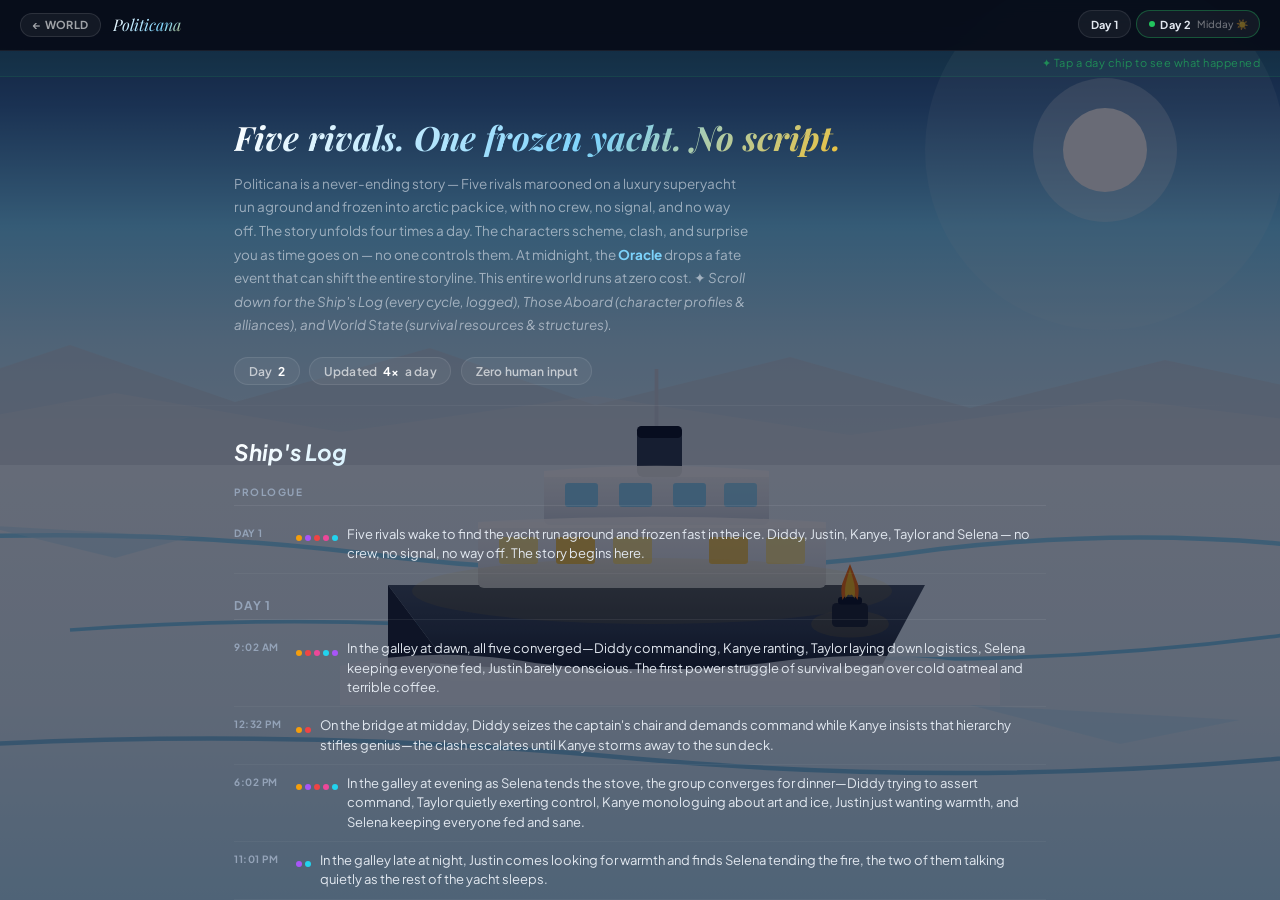
<file: story.html>
<!DOCTYPE html>
<html lang="en">
<head>
<meta charset="UTF-8">
<meta http-equiv="Cache-Control" content="no-cache, no-store, must-revalidate">
<meta http-equiv="Pragma" content="no-cache">
<meta http-equiv="Expires" content="0">
<meta name="viewport" content="width=device-width, initial-scale=1.0">
<title>Politicana — the story so far</title>
<link rel="icon" href="data:image/svg+xml,%3Csvg xmlns='http://www.w3.org/2000/svg' viewBox='0 0 100 100'%3E%3Ctext y='.9em' font-size='88'%3E%F0%9F%9B%A5%EF%B8%8F%3C/text%3E%3C/svg%3E">
<meta name="description" content="The story so far on Politicana — a never-ending drama aboard a $300M superyacht frozen into arctic pack ice. Day-by-day recaps, the full Ship's Log, and every leader's shifting alliances, told four times a day with no script.">
<meta name="theme-color" content="#0b1220">
<meta property="og:type" content="website">
<meta property="og:site_name" content="The Never Ending Story Project">
<meta property="og:title" content="Politicana — the story so far">
<meta property="og:description" content="Day-by-day recaps and the full Ship's Log of a never-ending drama on a yacht frozen in arctic ice. No script, no crew, no rescue.">
<meta property="og:url" content="https://adamdegoat.github.io/politicana/">
<meta name="twitter:card" content="summary">
<meta name="twitter:title" content="Politicana — the story so far">
<meta name="twitter:description" content="Day-by-day recaps and the full Ship's Log of a never-ending drama on a yacht frozen in arctic ice.">

<link href="https://fonts.googleapis.com/css2?family=Playfair+Display:ital,wght@0,700;0,800;1,700&family=Plus+Jakarta+Sans:wght@400;500;600;700;800&display=swap" rel="stylesheet">
<style>
:root{--bg:#0b1220;--card:rgba(255,255,255,.04);--border:rgba(255,255,255,.07);
  --text:#e2e8f0;--muted:#cbd5e1;--muted2:#94a3b8;
  --trump:#f59e0b;--putin:#94a3b8;--xi:#ef4444;--netanyahu:#3b82f6;--conor:#22c55e;--radius:14px}
*{box-sizing:border-box;margin:0;padding:0}
html{scroll-behavior:smooth}
body{font-family:'Plus Jakarta Sans',sans-serif;background:transparent;color:var(--text);font-size:14px;
  -webkit-font-smoothing:antialiased;min-height:100vh;overflow:hidden}

/* World background + overlay */
#world-bg{position:fixed;inset:0;z-index:0;overflow:hidden}
#world-bg svg{width:100%;height:100%;object-fit:cover}
#dark-overlay{position:fixed;inset:0;z-index:1;background:rgba(2,6,23,.58);pointer-events:none}
#story-scroll{position:fixed;inset:0;z-index:2;overflow-y:auto}

/* Cloud/wave animations (mirrored from world page) */
@keyframes cloud-a{from{transform:translateX(0)}to{transform:translateX(1300px)}}
.cl1{animation:cloud-a 90s linear infinite}
.cl2{animation:cloud-a 115s linear infinite;animation-delay:-40s}
.cl3{animation:cloud-a 72s linear infinite;animation-delay:-22s}
@keyframes flk{0%,100%{transform:scaleY(1) scaleX(1)}50%{transform:scaleY(1.22) scaleX(.9)}}
.fa{animation:flk .75s ease-in-out infinite;transform-box:fill-box;transform-origin:50% 100%}
.fb{animation:flk .55s ease-in-out infinite reverse;transform-box:fill-box;transform-origin:50% 100%}
.fc{animation:flk .42s ease-in-out infinite;transform-box:fill-box;transform-origin:50% 100%}
@keyframes wv{from{transform:translateX(0)}to{transform:translateX(500px)}}
.wa{animation:wv 13s linear infinite}.wb{animation:wv 19s linear infinite reverse}
.hidden{display:none!important}
h1,h2,h3{font-family:'Playfair Display',serif}
@keyframes fadeUp{from{opacity:0;transform:translateY(14px)}to{opacity:1;transform:translateY(0)}}
@keyframes pulse{0%,100%{opacity:1;transform:scale(1)}50%{opacity:.7;transform:scale(1.15)}}
@keyframes shimmer{0%{background-position:200% center}100%{background-position:-200% center}}
@keyframes spin{to{transform:rotate(360deg)}}

/* LOADING */
#loading{min-height:100vh;display:flex;flex-direction:column;align-items:center;justify-content:center;gap:1rem}
.spinner{width:36px;height:36px;border:3px solid rgba(255,255,255,.1);border-top-color:#7dd3fc;border-radius:50%;animation:spin .8s linear infinite}
#loading p{color:var(--muted);font-size:13px}

/* BACK BAR */
.back-bar{position:sticky;top:0;z-index:50;background:rgba(7,13,24,.92);backdrop-filter:blur(16px);
  -webkit-backdrop-filter:blur(16px);border-bottom:1px solid var(--border);
  padding:.65rem 1.25rem;display:flex;align-items:center;gap:.75rem;
  /* bubble anchors to this */}
.back-btn{display:inline-flex;align-items:center;gap:.35rem;padding:.28rem .75rem;
  border-radius:14px;border:1px solid rgba(255,255,255,.1);background:rgba(255,255,255,.05);
  color:rgba(255,255,255,.6);font-size:11px;font-weight:700;text-decoration:none;
  font-family:'Plus Jakarta Sans',sans-serif;letter-spacing:.3px;text-transform:uppercase;transition:all .2s}
.back-btn:hover{border-color:rgba(255,255,255,.2);color:rgba(255,255,255,.9)}
.back-bar-title{font-family:'Playfair Display',serif;font-style:italic;font-size:16px;
  background:linear-gradient(135deg,#fff 0%,#7dd3fc 40%,#fbbf24 70%,#94a3b8 100%);
  background-size:200% auto;-webkit-background-clip:text;-webkit-text-fill-color:transparent;
  background-clip:text;animation:shimmer 6s linear infinite}
.day-dot{width:6px;height:6px;border-radius:50%;background:#22c55e;flex-shrink:0;animation:pulse 2s infinite}

/* DAY CHIPS */
#day-chips{display:flex;align-items:center;gap:.35rem;margin-left:auto;
  overflow-x:auto;flex-wrap:nowrap;scrollbar-width:none;padding-bottom:1px}
#day-chips::-webkit-scrollbar{display:none}
.day-chip{display:inline-flex;align-items:center;gap:.35rem;flex-shrink:0;
  background:rgba(255,255,255,.05);border:1px solid rgba(255,255,255,.09);
  border-radius:14px;padding:.25rem .7rem;min-height:28px;
  font-size:11px;font-weight:700;letter-spacing:.4px;white-space:nowrap;
  cursor:pointer;user-select:none;font-family:'Plus Jakarta Sans',sans-serif;
  transition:background .15s,border-color .15s}
.day-chip:hover{background:rgba(255,255,255,.09);border-color:rgba(255,255,255,.18)}
@keyframes chipGlow{0%,100%{box-shadow:0 0 0 0 rgba(34,197,94,0)}50%{box-shadow:0 0 0 5px rgba(34,197,94,.18)}}
.day-chip.current{border-color:rgba(34,197,94,.35);animation:chipGlow 2.5s ease-in-out infinite}
.day-chip.chip-active{background:rgba(255,255,255,.1)!important;border-color:rgba(125,211,252,.45)!important}
.day-chip-meta{font-size:10px;color:rgba(255,255,255,.38);font-weight:500;letter-spacing:0}

/* DAY SUMMARY BUBBLE */
#day-summary-bubble{
  position:absolute;top:calc(100% + 8px);right:0;z-index:200;
  width:min(310px,calc(100vw - 24px));
  background:rgba(4,8,22,.95);border:1px solid rgba(255,255,255,.11);border-radius:14px;
  overflow:hidden;max-height:0;opacity:0;pointer-events:none;
  transition:max-height .34s cubic-bezier(.4,0,.2,1),opacity .22s ease;
  backdrop-filter:blur(20px);-webkit-backdrop-filter:blur(20px);
  box-shadow:0 14px 40px rgba(0,0,0,.7)}
#day-summary-bubble.open{max-height:420px;opacity:1;pointer-events:auto}
.dsb-header{font-size:10px;font-weight:800;letter-spacing:1.8px;text-transform:uppercase;
  color:rgba(255,255,255,.28);padding:13px 15px 0}
.dsb-drama{font-size:13px;color:rgba(255,255,255,.82);line-height:1.58;font-style:italic;
  padding:10px 15px 12px}
.dsb-ongoing{font-size:12.5px;color:rgba(255,255,255,.55);line-height:1.55;font-style:italic;
  padding:10px 15px 12px}
.dsb-bullets{padding:10px 15px 6px;display:flex;flex-direction:column;gap:6px}
.dsb-bullet{font-size:12px;color:rgba(255,255,255,.58);line-height:1.5;
  padding-left:10px;position:relative}
.dsb-bullet::before{content:'·';position:absolute;left:0;color:rgba(255,255,255,.2)}
.dsb-rel{padding:8px 15px 8px;border-top:1px solid rgba(255,255,255,.05);
  display:flex;flex-direction:column;gap:5px}
.dsb-rel-item{font-size:11px;display:flex;align-items:baseline;justify-content:space-between;gap:.5rem}
.dsb-rel-vals{font-size:10px;color:rgba(255,255,255,.28);flex-shrink:0}
.dsb-cycles{padding:7px 15px 13px;display:flex;gap:.35rem;flex-wrap:wrap}
.dsb-cycle-tag{font-size:10px;font-weight:700;text-transform:capitalize;letter-spacing:.3px;
  color:rgba(255,255,255,.3);background:rgba(255,255,255,.05);
  border-radius:7px;padding:2px 8px;font-family:'Plus Jakarta Sans',sans-serif}
.dsb-empty{font-size:13px;color:var(--muted);padding:16px 15px;text-align:center}

/* HERO INTRO */
.hero-intro{padding:2.5rem 1.5rem 1.25rem;max-width:860px;margin:0 auto}
.hero-tagline{font-family:'Playfair Display',serif;font-style:italic;
  font-size:clamp(1.45rem,4vw,2.1rem);font-weight:700;
  background:linear-gradient(135deg,#fff 0%,#7dd3fc 45%,#fbbf24 80%);
  -webkit-background-clip:text;-webkit-text-fill-color:transparent;background-clip:text;
  line-height:1.2;margin-bottom:.9rem}
.hero-body{color:rgba(226,232,240,.6);font-size:13.5px;line-height:1.75;
  max-width:520px;margin-bottom:1.25rem}
.hero-stats{display:flex;gap:.6rem;flex-wrap:wrap}
.hero-stat-chip{display:inline-flex;align-items:center;gap:.35rem;padding:.35rem .85rem;
  background:rgba(255,255,255,.05);border:1px solid rgba(255,255,255,.09);
  border-radius:20px;font-size:12px;font-weight:600;letter-spacing:.2px;
  color:rgba(255,255,255,.65)}
.hero-stat-chip strong{color:#fff;font-weight:700}

/* DAY HINT */
#day-hint{
  padding:.35rem 1.25rem;text-align:right;
  font-size:11px;color:rgba(34,197,94,.6);letter-spacing:.5px;
  background:rgba(34,197,94,.05);border-bottom:1px solid rgba(34,197,94,.1);
  transition:opacity .5s ease,max-height .5s ease,padding .5s ease;
  overflow:hidden;max-height:36px
}
#day-hint.hint-faded{opacity:0;max-height:0;padding-top:0;padding-bottom:0}

/* SECTIONS */
.section{padding:2rem 1.5rem;max-width:860px;margin:0 auto}
.section-title{font-size:1.4rem;font-weight:700;font-style:italic;margin-bottom:1.25rem;
  background:linear-gradient(135deg,#fff 0%,#7dd3fc 55%,#fbbf24 100%);
  -webkit-background-clip:text;-webkit-text-fill-color:transparent;background-clip:text}
.divider{height:1px;background:linear-gradient(90deg,transparent,rgba(255,255,255,.06),transparent);margin:0 1.5rem}
.reveal{opacity:0;transform:translateY(16px);transition:opacity .5s,transform .5s}
.reveal.visible{opacity:1;transform:translateY(0)}

/* CYCLE TABS */
.cycle-tab{display:inline-flex;background:rgba(255,255,255,.04);border:1px solid var(--border);
  border-radius:8px;overflow:hidden;margin-bottom:1rem}
.cycle-btn{padding:.4rem .85rem;font-size:12px;font-weight:600;color:var(--muted);cursor:pointer;
  font-family:'Plus Jakarta Sans',sans-serif;transition:all .15s;border:none;background:none;color:inherit}
.cycle-btn.active{background:rgba(255,255,255,.08);color:#fff}
.cycle-btn[data-cycle="morning"].active{color:#93c5fd;box-shadow:inset 0 -2px 0 #93c5fd}
.cycle-btn[data-cycle="midday"].active{color:#fde68a;box-shadow:inset 0 -2px 0 #fde68a}
.cycle-btn[data-cycle="evening"].active{color:#fb923c;box-shadow:inset 0 -2px 0 #fb923c}
.cycle-btn[data-cycle="night"].active{color:#c084fc;box-shadow:inset 0 -2px 0 #c084fc}

/* FEED */
.today-grid{display:flex;flex-direction:column;gap:.65rem}
.feed-card{background:var(--card);border-radius:12px;border:1px solid var(--border);
  padding:1rem 1.2rem;display:flex;gap:.85rem;align-items:flex-start;animation:fadeUp .3s ease both}
.feed-card.interaction{border-left:3px solid rgba(251,191,36,.35);border-style:solid;opacity:.92}
.feed-avatar{width:36px;height:36px;border-radius:50%;display:flex;align-items:center;justify-content:center;
  font-weight:800;font-size:12px;font-family:'Plus Jakarta Sans',sans-serif;flex-shrink:0}
.feed-body{flex:1;min-width:0}
.feed-name{font-size:12px;font-weight:700;font-family:'Plus Jakarta Sans',sans-serif;margin-bottom:2px}
.feed-action{font-size:12px;color:var(--muted);margin-bottom:.35rem;font-style:italic}
.feed-thought{font-size:13px;color:var(--text);line-height:1.55}
.feed-dialogue{font-size:13px;color:var(--text);line-height:1.55;font-style:italic}
.feed-dialogue-line{font-size:13px;color:var(--text);line-height:1.6;margin-top:3px}

/* CHARACTER CARDS */
.profiles-grid{display:grid;grid-template-columns:repeat(4,1fr);gap:1rem}
@media(max-width:860px){.profiles-grid{grid-template-columns:repeat(2,1fr)}}
.char-card{background:rgba(11,18,32,.92);border-radius:var(--radius);border:1px solid var(--border);
  padding:1.25rem;transition:all .25s;position:relative;overflow:hidden}
.char-card::before{content:'';position:absolute;top:0;left:0;right:0;height:2px}
.char-card.trump::before{background:linear-gradient(90deg,transparent,var(--trump),transparent)}
.char-card.putin::before{background:linear-gradient(90deg,transparent,var(--putin),transparent)}
.char-card.xi::before{background:linear-gradient(90deg,transparent,var(--xi),transparent)}
.char-card.netanyahu::before{background:linear-gradient(90deg,transparent,var(--netanyahu),transparent)}
.char-card.conor::before{background:linear-gradient(90deg,transparent,var(--conor),transparent)}
.char-card:hover{transform:translateY(-3px);border-color:rgba(255,255,255,.12)}
.char-avatar{width:48px;height:48px;border-radius:50%;display:flex;align-items:center;justify-content:center;
  font-weight:800;font-size:16px;font-family:'Plus Jakarta Sans',sans-serif;margin-bottom:.85rem}
.char-name{font-size:15px;font-weight:700;font-family:'Plus Jakarta Sans',sans-serif;margin-bottom:2px}
.char-archetype{font-size:11px;font-weight:600;text-transform:uppercase;letter-spacing:.8px;color:var(--muted);margin-bottom:.85rem}
.char-bio{font-size:12px;color:var(--muted);line-height:1.6;margin-bottom:1rem}
.char-mood{display:inline-flex;align-items:center;gap:.35rem;font-size:11px;font-weight:700;
  text-transform:uppercase;letter-spacing:.5px;padding:3px 9px;border-radius:10px;
  background:rgba(255,255,255,.06);margin-bottom:1rem;font-family:'Plus Jakarta Sans',sans-serif}
.score-row{display:flex;align-items:center;justify-content:space-between;margin-bottom:.45rem}
.score-label{font-size:11px;color:var(--muted);width:75px;text-transform:capitalize}
.score-track{flex:1;height:4px;background:rgba(255,255,255,.08);border-radius:4px;overflow:hidden;margin:0 .6rem}
.score-fill{height:100%;border-radius:4px;transition:width .8s cubic-bezier(.4,0,.2,1)}
.score-val{font-size:11px;font-weight:700;width:22px;text-align:right;font-family:'Plus Jakarta Sans',sans-serif}
.shelter-tag{display:inline-flex;align-items:center;gap:.3rem;font-size:11px;color:var(--muted);
  background:rgba(255,255,255,.04);border:1px solid var(--border);border-radius:6px;padding:2px 8px;margin-top:.75rem}

/* RELATIONSHIP */
.rel-wrap{display:flex;flex-direction:column;align-items:center;gap:1.5rem}
#rel-svg{width:100%;max-width:380px}
.rel-stats{display:grid;grid-template-columns:repeat(3,1fr);gap:.75rem;width:100%}
.rel-card{background:var(--card);border-radius:10px;border:1px solid var(--border);padding:.85rem;text-align:center}
.rel-pair{font-size:12px;font-weight:700;font-family:'Plus Jakarta Sans',sans-serif;margin-bottom:.5rem}
.rel-bar-row{display:flex;align-items:center;gap:.4rem;margin-bottom:.25rem}
.rel-bar-label{font-size:10px;color:var(--muted);width:52px;text-align:right;text-transform:capitalize}
.rel-bar-track{flex:1;height:3px;background:rgba(255,255,255,.08);border-radius:3px;overflow:hidden}
.rel-bar-fill{height:100%;border-radius:3px;transition:width .8s}
@media(max-width:480px){.rel-stats{grid-template-columns:1fr}}

/* ABSENT CONTEXT */
.absent-ctx{font-size:12px;color:var(--muted);font-style:italic;margin:4px 0 8px;
  padding:5px 10px;border-left:2px solid rgba(255,255,255,.08);opacity:.75;line-height:1.5}
.absent-ctx strong{font-style:normal;font-weight:600}

/* WORLD STATE */
.ws-block-title{font-size:11px;font-weight:700;text-transform:uppercase;letter-spacing:1px;
  color:var(--muted2);margin-bottom:.65rem;font-family:'Plus Jakarta Sans',sans-serif}
.res-row{display:flex;align-items:center;gap:.6rem;margin-bottom:.5rem}
.res-icon{font-size:13px;width:20px;text-align:center;flex-shrink:0}
.res-label{font-size:12px;color:var(--muted);width:60px;text-transform:capitalize;flex-shrink:0}
.res-track{flex:1;height:4px;background:rgba(255,255,255,.08);border-radius:4px;overflow:hidden}
.res-fill{height:100%;border-radius:4px;transition:width .8s}
.res-val{font-size:11px;font-weight:700;width:28px;text-align:right;flex-shrink:0}
.struct-item{display:flex;align-items:flex-start;gap:.6rem;padding:.45rem 0;border-bottom:1px solid rgba(255,255,255,.04)}
.struct-item:last-child{border-bottom:none}
.struct-item-icon{font-size:13px;flex-shrink:0;width:20px;text-align:center;margin-top:1px}
.struct-item-body{flex:1}
.struct-item-name{font-size:12px;font-weight:600}
.struct-item-meta{font-size:11px;color:var(--muted);margin-top:1px}
.survival-divider{font-size:10px;font-weight:700;text-transform:uppercase;letter-spacing:1.5px;
  color:var(--muted2);margin:.75rem 0 .45rem;border-top:1px solid rgba(255,255,255,.05);padding-top:.65rem}

/* LOG */
.log-day{margin-bottom:1.5rem}
.log-day-header{font-size:12px;font-weight:700;text-transform:uppercase;letter-spacing:1px;
  color:var(--muted2);margin-bottom:.65rem;padding-bottom:.4rem;border-bottom:1px solid var(--border);
  font-family:'Plus Jakarta Sans',sans-serif}
.log-entry{font-size:13px;padding:.55rem 0;border-bottom:1px solid rgba(255,255,255,.04);
  display:flex;gap:.6rem;align-items:flex-start;line-height:1.5}
.log-dot{width:6px;height:6px;border-radius:50%;flex-shrink:0;margin-top:.35rem}
.log-cycle-tag{font-size:10px;font-weight:700;text-transform:uppercase;letter-spacing:.5px;
  color:var(--muted2);flex-shrink:0;width:52px;margin-top:1px;font-family:'Plus Jakarta Sans',sans-serif}

/* FOOTER */
footer{text-align:center;padding:3rem 1.5rem;color:var(--muted2);font-size:12px;
  border-top:1px solid var(--border);margin-top:1rem}
footer span{color:var(--muted);font-weight:600}

/* ── MOBILE ── */
@media(max-width:768px){
  body{overflow-y:auto}
  #story-scroll{position:relative;inset:auto;overflow-y:visible}
  #world-bg{display:none}
  #dark-overlay{display:none}
  body{background:linear-gradient(160deg,#13294a 0%,#0b1220 45%,#020812 100%)}
  .section{padding:1.25rem 1rem}
  .back-bar{padding:.5rem 1rem}
  .back-bar-title{font-size:14px}
  .day-chip{font-size:10px;padding:.2rem .6rem;min-height:30px}
  .day-chip-meta{display:none}
  #day-summary-bubble{right:0;left:auto}
  .cycle-tab{display:flex;flex-wrap:wrap;gap:2px}
  .cycle-btn{padding:.3rem .55rem;font-size:11px}
  .profiles-grid{grid-template-columns:repeat(2,1fr)}
  .rel-stats{grid-template-columns:1fr}
  .feed-card{flex-direction:column;gap:.5rem}
  .feed-avatar{width:28px;height:28px;font-size:10px}
  .section-title{font-size:1.1rem}
  .log-cycle-tag{width:36px;font-size:9px}
}
</style>
</head>
<body>

<!-- Frozen-yacht world as fixed background -->
<div id="world-bg">
<svg viewBox="0 0 1000 600" preserveAspectRatio="xMidYMid slice" xmlns="http://www.w3.org/2000/svg">
<defs>
  <linearGradient id="sky-morning" x1="0" y1="0" x2="0" y2="1"><stop offset="0%" stop-color="#1e3a5f"/><stop offset="22%" stop-color="#3b6ea5"/><stop offset="48%" stop-color="#7dd3fc"/><stop offset="72%" stop-color="#bae6fd"/><stop offset="100%" stop-color="#e0f2fe"/></linearGradient>
  <linearGradient id="sky-midday" x1="0" y1="0" x2="0" y2="1"><stop offset="0%" stop-color="#0c4a6e"/><stop offset="35%" stop-color="#0ea5e9"/><stop offset="70%" stop-color="#7dd3fc"/><stop offset="100%" stop-color="#e0f2fe"/></linearGradient>
  <linearGradient id="sky-afternoon" x1="0" y1="0" x2="0" y2="1"><stop offset="0%" stop-color="#155e8c"/><stop offset="40%" stop-color="#38bdf8"/><stop offset="75%" stop-color="#bae6fd"/><stop offset="100%" stop-color="#f0f9ff"/></linearGradient>
  <linearGradient id="sky-evening" x1="0" y1="0" x2="0" y2="1"><stop offset="0%" stop-color="#312e81"/><stop offset="24%" stop-color="#5b21b6"/><stop offset="50%" stop-color="#9d5cc9"/><stop offset="72%" stop-color="#f0abfc"/><stop offset="88%" stop-color="#fcd9b6"/><stop offset="100%" stop-color="#fde68a"/></linearGradient>
  <linearGradient id="sky-night" x1="0" y1="0" x2="0" y2="1"><stop offset="0%" stop-color="#020812"/><stop offset="40%" stop-color="#06101c"/><stop offset="80%" stop-color="#0c1b2e"/><stop offset="100%" stop-color="#13294a"/></linearGradient>
  <linearGradient id="sky-dawn" x1="0" y1="0" x2="0" y2="1"><stop offset="0%" stop-color="#06101c"/><stop offset="28%" stop-color="#1e1b4b"/><stop offset="52%" stop-color="#3730a3"/><stop offset="72%" stop-color="#7c6ad6"/><stop offset="88%" stop-color="#c4b5fd"/><stop offset="100%" stop-color="#fde68a"/></linearGradient>
  <linearGradient id="ice-g" x1="0" y1="0" x2="0" y2="1"><stop offset="0%" stop-color="#f0f9ff"/><stop offset="55%" stop-color="#e0f2fe"/><stop offset="100%" stop-color="#bae6fd"/></linearGradient>
  <linearGradient id="ocean-g" x1="0" y1="0" x2="0" y2="1"><stop offset="0%" stop-color="#7dd3fc"/><stop offset="60%" stop-color="#38bdf8"/><stop offset="100%" stop-color="#0c4a6e"/></linearGradient>
  <linearGradient id="hull-g" x1="0" y1="0" x2="0" y2="1"><stop offset="0%" stop-color="#475569"/><stop offset="55%" stop-color="#334155"/><stop offset="100%" stop-color="#1e293b"/></linearGradient>
  <linearGradient id="super-g" x1="0" y1="0" x2="0" y2="1"><stop offset="0%" stop-color="#f8fafc"/><stop offset="60%" stop-color="#e2e8f0"/><stop offset="100%" stop-color="#cbd5e1"/></linearGradient>
</defs>
<rect id="sky-bg" width="1000" height="315" fill="url(#sky-afternoon)"/>
<!-- pale arctic sun -->
<g id="sun-group"><circle cx="810" cy="100" r="120" fill="#e0f2fe" opacity=".12"/><circle cx="810" cy="100" r="48" fill="#f0f9ff" opacity=".3"/><circle cx="810" cy="100" r="28" fill="#f8fafc"/></g>
<g id="moon-group" opacity="0"><circle cx="810" cy="88" r="28" fill="#e2e8f0"/><circle cx="823" cy="80" r="22" fill="#0c1b2e"/></g>
<!-- ice-haze clouds -->
<g class="cl1" opacity=".5"><ellipse cx="-180" cy="75" rx="78" ry="22" fill="#e0f2fe"/><ellipse cx="-130" cy="64" rx="54" ry="18" fill="#f0f9ff"/><ellipse cx="-220" cy="80" rx="44" ry="15" fill="#e0f2fe"/></g>
<g class="cl2" opacity=".4"><ellipse cx="-480" cy="50" rx="58" ry="18" fill="#e0f2fe"/><ellipse cx="-445" cy="41" rx="42" ry="15" fill="#f0f9ff"/></g>
<!-- distant glaciers / ice ridge on the horizon -->
<path d="M 0 270 L 120 230 L 230 268 L 360 232 L 470 270 L 600 238 L 720 272 L 850 240 L 1000 272 L 1000 315 L 0 315 Z" fill="#cbd5e1" opacity=".55"/>
<path d="M 0 290 L 150 262 L 300 288 L 470 264 L 640 290 L 820 266 L 1000 288 L 1000 315 L 0 315 Z" fill="#e2e8f0" opacity=".5"/>
<!-- the frozen sea — pack ice -->
<rect x="0" y="310" width="1000" height="290" fill="url(#ice-g)"/>
<!-- cracks revealing dark water beneath -->
<path d="M 0 360 Q 180 350 340 372 Q 520 392 700 366 Q 860 348 1000 372" stroke="#38bdf8" stroke-width="3" fill="none" opacity=".5"/>
<path d="M 120 420 Q 320 405 520 430 Q 720 452 940 422" stroke="#0ea5e9" stroke-width="2.5" fill="none" opacity=".45"/>
<path d="M 0 500 Q 250 482 500 506 Q 750 528 1000 498" stroke="#0284c7" stroke-width="3" fill="none" opacity=".4"/>
<!-- pressure-ridge shadows on the ice -->
<path d="M 60 350 L 200 358 L 150 372 Z" fill="#bae6fd" opacity=".5"/>
<path d="M 720 470 L 900 480 L 820 496 Z" fill="#bae6fd" opacity=".5"/>
<!-- ══ THE FROZEN SUPERYACHT — run aground, listing in the pack ice ══ -->
<g transform="translate(0,2)">
  <!-- hull -->
  <path d="M 332 388 L 690 388 L 660 444 L 374 444 Z" fill="url(#hull-g)"/>
  <path d="M 332 388 L 374 444 L 332 444 Z" fill="#1e293b"/>
  <!-- waterline ice gripping the hull -->
  <path d="M 360 440 Q 510 452 670 440 L 690 444 L 660 452 L 374 452 L 360 444 Z" fill="#f0f9ff" opacity=".85"/>
  <!-- superstructure: lower deck -->
  <rect x="392" y="346" width="232" height="44" rx="4" fill="url(#super-g)"/>
  <!-- glowing cabin windows (warm) -->
  <rect x="406" y="356" width="26" height="18" rx="2" fill="#fde68a" opacity=".9"/>
  <rect x="444" y="356" width="26" height="18" rx="2" fill="#fbbf24" opacity=".75"/>
  <rect x="482" y="356" width="26" height="18" rx="2" fill="#fde68a" opacity=".9"/>
  <rect x="546" y="356" width="26" height="18" rx="2" fill="#fbbf24" opacity=".7"/>
  <rect x="584" y="356" width="26" height="18" rx="2" fill="#fde68a" opacity=".85"/>
  <!-- upper deck / bridge -->
  <rect x="436" y="312" width="150" height="36" rx="4" fill="url(#super-g)"/>
  <rect x="450" y="320" width="22" height="16" rx="2" fill="#7dd3fc" opacity=".8"/>
  <rect x="486" y="320" width="22" height="16" rx="2" fill="#7dd3fc" opacity=".8"/>
  <rect x="522" y="320" width="22" height="16" rx="2" fill="#7dd3fc" opacity=".8"/>
  <rect x="556" y="320" width="22" height="16" rx="2" fill="#7dd3fc" opacity=".7"/>
  <!-- funnel -->
  <rect x="498" y="282" width="30" height="34" rx="4" fill="#334155"/>
  <rect x="498" y="282" width="30" height="8" rx="3" fill="#0f172a"/>
  <!-- mast -->
  <line x1="511" y1="282" x2="511" y2="244" stroke="#cbd5e1" stroke-width="2.5"/>
  <!-- snow capping the decks -->
  <path d="M 436 312 Q 511 305 586 312 L 586 316 L 436 316 Z" fill="#fff" opacity=".9"/>
  <path d="M 392 346 Q 508 339 624 346 L 624 350 L 392 350 Z" fill="#fff" opacity=".85"/>
  <!-- warm glow spilling onto the ice from the cabins -->
  <ellipse cx="508" cy="392" rx="160" ry="22" fill="#fbbf24" opacity=".1"/>
</g>
<!-- ══ DECK STOVE (warm survival fire on deck) ══ -->
<ellipse cx="640" cy="416" rx="26" ry="9" fill="#fbbf24" opacity=".12"/>
<rect x="628" y="402" width="24" height="16" rx="3" fill="#1f2937"/>
<rect x="632" y="398" width="16" height="5" rx="2" fill="#0f172a"/>
<path class="fa" d="M 635 400 Q 633 392 636 386 Q 638 381 640 376 Q 642 381 644 386 Q 647 392 645 400 Q 642 394 640 397 Q 638 394 635 400" fill="#f97316"/>
<path class="fb" d="M 637 399 Q 636 392 638 386 Q 639 382 640 379 Q 641 382 642 386 Q 644 392 643 399 Q 641 395 640 397 Q 639 395 637 399" fill="#fbbf24"/>
<!-- snow drifted against the hull -->
<path d="M 300 444 Q 360 430 430 442 Q 510 452 600 440 Q 680 432 740 446 L 740 470 L 300 470 Z" fill="#f0f9ff" opacity=".75"/>
<rect id="night-overlay" width="1000" height="600" fill="#020812" opacity="0"/>
</svg>
</div>
<div id="dark-overlay"></div>

<div id="story-scroll">
<div id="loading"><div class="spinner"></div><p>Loading the story…</p></div>

<div id="app" class="hidden">

  <!-- Back bar -->
  <div class="back-bar">
    <a class="back-btn" href="index.html">← World</a>
    <span class="back-bar-title">Politicana</span>
    <span id="day-label" style="display:none">Day 1</span>
    <span id="cycle-label" style="display:none">—</span>
    <span id="weather-label" style="display:none">☀️</span>
    <div id="day-chips"></div>
    <div id="day-summary-bubble"></div>
  </div>

  <!-- Day hint -->
  <div id="day-hint">✦ Tap a day chip to see what happened</div>

  <!-- Hero Intro -->
  <div class="hero-intro reveal">
    <div class="hero-tagline" id="hero-tagline">Five rivals. One frozen yacht. No script.</div>
    <div class="hero-body" id="hero-body">Politicana is a never-ending story — five world rivals marooned on a luxury superyacht run aground and frozen into arctic pack ice, with no crew, no signal, and no way off. The story unfolds four times a day. The characters scheme, clash, and surprise you as time goes on — no one controls them. At midnight, the Oracle drops a fate event that can shift the entire storyline. This entire world runs at zero cost.</div>
    <div class="hero-stats">
      <div class="hero-stat-chip">Day <strong id="hsc-day">—</strong></div>
      <div class="hero-stat-chip">Updated <strong>4×</strong> a day</div>
      <div class="hero-stat-chip">Zero human input</div>
    </div>
  </div>

  <div class="divider"></div>

  <!-- Ship's Log -->
  <div class="section reveal">
    <div class="section-title">Ship's Log</div>
    <div id="full-log"></div>
  </div>

  <div class="divider"></div>

  <!-- Character Profiles -->
  <div class="section reveal">
    <div class="section-title">Those Aboard</div>
    <div class="profiles-grid" id="profiles-grid"></div>
  </div>

  <div class="divider"></div>

  <!-- World State -->
  <div class="section reveal">
    <div class="section-title">World State</div>
    <div class="ws-block-title">Resources</div>
    <div id="resources-grid"></div>
    <div class="ws-block-title" style="margin-top:1.25rem">Structures</div>
    <div id="structures-list"></div>
    <div class="ws-block-title" style="margin-top:1.25rem">Discoveries</div>
    <div id="discoveries-list"></div>
  </div>

  <footer>
    <p>Politicana · Updated by pressing <span>▶ Run</span> on the world page</p>
    <p style="margin-top:.4rem">Built with <span>Claude Haiku</span> · Running since Day 1</p>
  </footer>

</div><!-- #app -->
</div><!-- #story-scroll -->

<script>
// Cast colour + display-name maps are derived ENTIRELY from data/characters.json so they
// can never drift from the data. Display name = the leader's CALL NAME (Donald, Vladimir,
// Jinping, Bibi, McGregor), falling back to first name then capitalised id.
let CHARS = {}
let CHAR_NAMES = {}
function syncCharMaps(){
  Object.entries(S.chars).forEach(([k,v])=>{
    CHARS[k] = v.color || CHARS[k] || '#94a3b8'
    CHAR_NAMES[k] = v.callname || (v.name ? v.name.split(' ')[0] : '') || CHAR_NAMES[k] || cap(k)
  })
}
const CYCLE_ORDER = ['morning','midday','evening','night']
const WX = {clear:'☀️',rain:'🌧️',storm:'⛈️',overcast:'☁️',foggy:'🌫️'}
const MOOD_EMOJI = {happy:'😊',cheerful:'😊',free:'😌',calm:'😌',content:'🙂',peaceful:'😌',neutral:'😐',
  guarded:'😶',distant:'😶',sad:'😔',lonely:'😔',angry:'😤',frustrated:'😤',restless:'😕',hopeful:'🙂',warm:'🙂'}
let S = {chars:{},feed:[],world:{}}
function cap(s){return s?s[0].toUpperCase()+s.slice(1):''}

// ── DAY CHIPS + SUMMARY BUBBLE ────────────────────────────
let _activeSummaryDay = null

function buildDaySummary(day) {
  // Show ONLY the whole-day recap (written at the night cycle). If the day is still
  // running, say so. Older days from before this feature fall back to the last event.
  const summ = S.world?.day_summaries?.[day]
  if (summ) return `<div class="dsb-drama">${summ}</div>`
  if (day === (S.world?.day)) return `<div class="dsb-ongoing">Day ${day} is still unfolding — the full recap arrives at day's end.</div>`
  const entries = S.feed.filter(e => e.day === day)
  if (!entries.length) return '<div class="dsb-empty">No story data for this day yet.</div>'
  const interactions = entries.filter(e => e.type === 'interaction')
  const lastIntr = interactions[interactions.length - 1]
  const dramaLine = lastIntr?.description
    || [...entries].reverse().find(e => e.thought)?.thought
    || '—'
  return `<div class="dsb-drama">"${dramaLine}"</div>`
}

function renderDayChips() {
  const container = document.getElementById('day-chips')
  if (!container) return
  const w = S.world
  const currentDay = w.day
  const allDays = [...new Set(S.feed.map(e=>e.day))].sort((a,b)=>a-b)
  if (!allDays.includes(currentDay)) allDays.push(currentDay)
  container.innerHTML = allDays.map(d => {
    const cur = d === currentDay
    return `<div class="day-chip${cur?' current':''}" onclick="toggleDaySummary(${d},this)">
      ${cur?'<span class="day-dot"></span>':''}<span>Day ${d}</span>
      ${cur?`<span class="day-chip-meta">${cap(w.cycle||'')} ${WX[w.weather]||'☀️'}</span>`:''}
    </div>`
  }).join('')
  // Once the chips overflow, the default scroll sits on Day 1 — jump to the newest day.
  requestAnimationFrame(() => { container.scrollLeft = container.scrollWidth })
}

function toggleDaySummary(day, chipEl) {
  const bubble = document.getElementById('day-summary-bubble')
  if (!bubble) return
  // Mark hint as seen
  localStorage.setItem('politicana_chipHintSeen','1')
  document.getElementById('day-hint')?.classList.add('hint-faded')
  document.querySelectorAll('.day-chip').forEach(c=>c.classList.remove('chip-active'))
  if (_activeSummaryDay === day) {
    bubble.classList.remove('open')
    _activeSummaryDay = null
    return
  }
  _activeSummaryDay = day
  chipEl.classList.add('chip-active')
  bubble.innerHTML = `<div class="dsb-header">Day ${day} — What happened</div>${buildDaySummary(day)}`
  bubble.classList.add('open')
}

function render() {
  const w = S.world
  document.getElementById('day-label').textContent = 'Day ' + w.day
  document.getElementById('cycle-label').textContent = cap(w.cycle||'')
  document.getElementById('weather-label').textContent = WX[w.weather]||'☀️'
  const hscDay = document.getElementById('hsc-day')
  if(hscDay) hscDay.textContent = w.day
  const NUM_WORDS = ['','One','Two','Three','Four','Five','Six','Seven','Eight','Nine','Ten']
  const n = Object.keys(S.chars).length
  const tagline = document.getElementById('hero-tagline')
  if(tagline) tagline.textContent = `${NUM_WORDS[n]||n} ${n===1?'rival':'rivals'}. One frozen yacht. No script.`
  const hbody = document.getElementById('hero-body')
  if(hbody) hbody.innerHTML = `Politicana is a never-ending story — ${NUM_WORDS[n]||n} ${n===1?'rival':'rivals'} marooned on a luxury superyacht run aground and frozen into arctic pack ice, with no crew, no signal, and no way off. The story unfolds four times a day. The characters scheme, clash, and surprise you as time goes on — no one controls them. At midnight, the <strong style="color:#7dd3fc">Oracle</strong> drops a fate event that can shift the entire storyline. This entire world runs at zero cost. ✦ <em>Scroll down for the Ship's Log (every cycle, logged), Those Aboard (character profiles &amp; alliances), and World State (survival resources &amp; structures).</em>`
  renderDayChips()
  renderProfiles()
  renderWorldState()
  renderLog()
}

const STRUCT_EMOJI = {stove:'🔥',firepit:'🔥',galley:'🍳',cabin:'🛏️',bridge:'🧭',
  watchpost:'🔭',storage:'📦',lifeboat:'🛟',raft:'🛟',signal_fire:'🔥',ice_hole:'🎣',fish_trap:'🎣',
  shelter:'⛺',wreckage:'⚓',spring:'💧',discovery:'✨'}

function renderWorldState() {
  const w = S.world
  const res = w.resources || {}
  const structs = w.structures || []
  const disc = w.discoveries || []

  const resItems = [{k:'food',label:'Food',icon:'🐟',col:'#22c55e'},{k:'water',label:'Water',icon:'💧',col:'#38bdf8'},
                    {k:'wood',label:'Fuel',icon:'⛽',col:'#f59e0b'},{k:'medicine',label:'Medicine',icon:'🩺',col:'#3b82f6'}]
  document.getElementById('resources-grid').innerHTML = resItems.map(r => {
    const v = res[r.k] ?? 0
    const vc = v<=20?'#ef4444':v<=40?'#f59e0b':'rgba(255,255,255,.55)'
    return `<div class="res-row">
      <span class="res-icon">${r.icon}</span>
      <span class="res-label">${r.label}</span>
      <div class="res-track"><div class="res-fill" style="width:${v}%;background:${r.col}"></div></div>
      <span class="res-val" style="color:${vc}">${v}</span>
    </div>`
  }).join('')

  document.getElementById('structures-list').innerHTML = structs.length ? structs.map(s => {
    const icon = STRUCT_EMOJI[s.type]||'📍'
    const builder = s.builder ? (CHAR_NAMES[s.builder]||S.chars[s.builder]?.name?.split(' ')[0]||cap(s.builder)) : ''
    const bc = CHARS[s.builder]||'#94a3b8'
    return `<div class="struct-item">
      <span class="struct-item-icon">${icon}</span>
      <div class="struct-item-body">
        <div class="struct-item-name">${s.label}</div>
        ${builder?`<div class="struct-item-meta">Built by <span style="color:${bc}">${builder}</span> · Day ${s.day}</div>`:''}
      </div>
    </div>`
  }).join('') : `<div style="color:var(--muted);font-size:13px;padding:.5rem 0">Nothing built yet.</div>`

  document.getElementById('discoveries-list').innerHTML = disc.length ? disc.map(d => {
    const finder = d.discovered_by ? (CHAR_NAMES[d.discovered_by]||S.chars[d.discovered_by]?.name?.split(' ')[0]||cap(d.discovered_by)) : ''
    const fc = CHARS[d.discovered_by]||'#94a3b8'
    return `<div class="struct-item">
      <span class="struct-item-icon">✨</span>
      <div class="struct-item-body">
        <div class="struct-item-name">${d.name}</div>
        <div class="struct-item-meta">${d.description}${finder?` — found by <span style="color:${fc}">${finder}</span>`:''} · Day ${d.day}</div>
      </div>
    </div>`
  }).join('') : `<div style="color:var(--muted);font-size:13px;padding:.5rem 0">Nothing discovered yet.</div>`
}

function renderProfiles() {
  // "Those Aboard" = named people only. Pets (e.g. a stray, species!=human) and
  // any not-yet-named/dormant character are excluded so they can't render a blank card.
  document.getElementById('profiles-grid').innerHTML = Object.entries(S.chars)
    .filter(([cid,c]) => (c.species==='dog') || ((!c.species || c.species==='human') && c.name && c.name.trim()))
    .map(([cid,c]) => {
    if(c.species==='dog') return dogProfileCard(cid,c)   // pets get their own card, not trait bars
    const color = c.color || CHARS[cid]
    const initials = (c.name||'').split(' ').map(w=>w[0]).join('')
    const moodEmoji = MOOD_EMOJI[(c.mood||'').toLowerCase()] || '😐'
    const shelter = {"owner's suite":'🛏️',stateroom:'🛏️','crew quarters':'🛌','the open deck':'❄️',galley:'🍳',bridge:'🧭'}
    return `<div class="char-card ${cid}" style="box-shadow:0 0 30px ${color}12">
      <div class="char-avatar" style="background:${color}18;border:2px solid ${color}40;color:${color}">${initials}</div>
      <div class="char-name" style="color:${color}">${c.name}</div>
      <div class="char-archetype">The ${cap((c.archetype||'').replace(/^the\s+/i,''))}</div>
      <div class="char-bio">${c.bio}</div>
      <div class="char-mood" style="color:${color}">${moodEmoji} ${cap(c.mood||'')}</div>
      ${Object.entries(c.scores||{}).filter(([k])=>!['hunger','thirst','energy'].includes(k)).map(([k,v])=>`
        <div class="score-row">
          <span class="score-label">${k}</span>
          <div class="score-track"><div class="score-fill" style="width:${v}%;background:linear-gradient(90deg,${color}88,${color})"></div></div>
          <span class="score-val" style="color:${color}">${v}</span>
        </div>`).join('')}
      ${['hunger','thirst','energy'].some(k=>c.scores?.[k]!=null)?`
        <div class="survival-divider">Survival</div>
        ${['hunger','thirst','energy'].filter(k=>c.scores?.[k]!=null).map(k=>{
          const v=c.scores[k]; const sc=v<=20?'#ef4444':v<=40?'#f59e0b':color
          return `<div class="score-row">
            <span class="score-label">${k}</span>
            <div class="score-track"><div class="score-fill" style="width:${v}%;background:${sc}"></div></div>
            <span class="score-val" style="color:${sc}">${v}</span>
          </div>`}).join('')}`:''}
      <div class="shelter-tag">${shelter[c.shelter]||'📍'} ${cap(c.shelter)}</div>
    </div>`
  }).join('')
}

// A dog isn't a passenger with traits — it gets its own card that says what it is.
function dogProfileCard(cid, c){
  const color = c.color || '#b5793f'
  const named = c.name && c.name.trim()
  const displayName = named ? c.name : 'Unnamed stray'
  const moodEmoji = MOOD_EMOJI[(c.mood||'').toLowerCase()] || '🐾'
  const bio = c.bio || 'A stray that padded aboard out of the cold one night, drawn to the stove glow — wary, but hoping to be wanted.'
  const tag = named ? '🐕 The ship dog' : '🐾 Stray · not yet named'
  const shelter = {tent:'⛺',house:'🏠',hammock:'🌴',beach:'🏖️',forest:'🌲'}
  return `<div class="char-card dog-card" style="box-shadow:0 0 30px ${color}12">
    <div class="char-avatar" style="background:${color}18;border:2px solid ${color}40;font-size:24px">🐾</div>
    <div class="char-name" style="color:${color}">${displayName}</div>
    <div class="char-archetype">The ${cap((c.archetype||'stray pup').replace(/^the\s+/i,''))}</div>
    <div class="char-bio">${bio}</div>
    <div class="char-mood" style="color:${color}">${moodEmoji} ${cap(c.mood||'')}</div>
    <div class="dog-status" style="font-size:11px;color:var(--muted2);margin-top:.5rem;letter-spacing:.3px">${tag}</div>
    ${['hunger','thirst','energy'].some(k=>c.scores?.[k]!=null)?`
      <div class="survival-divider">Survival</div>
      ${['hunger','thirst','energy'].filter(k=>c.scores?.[k]!=null).map(k=>{
        const v=c.scores[k]; const sc=v<=20?'#ef4444':v<=40?'#f59e0b':color
        return `<div class="score-row"><span class="score-label">${k}</span><div class="score-track"><div class="score-fill" style="width:${v}%;background:${sc}"></div></div><span class="score-val" style="color:${sc}">${v}</span></div>`}).join('')}`:''}
    <div class="shelter-tag">${shelter[c.shelter]||'📍'} ${cap(c.shelter||'outdoors')}</div>
  </div>`
}

const CYCLE_HOUR_S = {morning:'7am',midday:'12:30pm',evening:'6pm',night:'11pm'}

function fmtSGTS(ts) {
  if(!ts) return ''
  const t = ts.split('T')[1]
  if(!t) return ''
  const [hStr, mStr] = t.split(':')
  let h = parseInt(hStr), m = parseInt(mStr)
  const ap = h >= 12 ? 'PM' : 'AM'
  h = h % 12 || 12
  return `${h}:${String(m).padStart(2,'0')} ${ap}`
}

// (removed dead code: cycleLabelS, renderDialogue, absentCtxHtml, getCloseness/Tension/Attr, renderRelStats — none were called)

function renderLog() {
  const byDay = {}
  S.feed.forEach(e => {
    // Key Moments: only interactions and births
    if(e.type !== 'interaction' && e.type !== 'birth') return
    if(!byDay[e.day]) byDay[e.day] = {}
    if(!byDay[e.day][e.cycle]) byDay[e.day][e.cycle] = []
    byDay[e.day][e.cycle].push(e)
  })

  // Prologue — founding cast: named PEOPLE who were here from the start (no late joined_day,
  // not a pet). Derived dynamically so the dots AND the sentence stay correct on any cast.
  const pChars = Object.keys(S.chars).filter(c => {
    const ch = S.chars[c]
    return (!ch.species || ch.species==='human') && ch.name && ch.name.trim() && (!ch.joined_day || ch.joined_day <= 1)
  })
  const pDots = pChars.map(cid => `<div class="log-dot" style="background:${CHARS[cid]||'#475569'}"></div>`).join('')
  const NUMW = ['','One','Two','Three','Four','Five','Six','Seven','Eight']
  const pNames = pChars.map(cid => CHAR_NAMES[cid] || (S.chars[cid].name||'').split(' ')[0])
  const nameList = pNames.length>1 ? pNames.slice(0,-1).join(', ')+' and '+pNames.slice(-1) : (pNames[0]||'')
  const pn = pChars.length
  const prologueText = `${NUMW[pn]||pn} rival${pn===1?'':'s'} wake to find the yacht run aground and frozen fast in the ice. ${nameList} — no crew, no signal, no way off. The story begins here.`
  const prologueHtml = `<div class="log-day">
    <div class="log-day-header" style="font-size:10px;letter-spacing:1.5px;color:var(--muted2)">PROLOGUE</div>
    <div class="log-entry">
      <div class="log-cycle-tag">Day 1</div>
      <div style="display:flex;gap:3px;flex-shrink:0;align-items:center;margin-top:.3rem">${pDots}</div>
      <div style="flex:1;color:var(--text)">${prologueText}</div>
    </div>
  </div>`

  const days = Object.keys(byDay).sort((a,b)=>a-b)
  if(!days.length) {
    document.getElementById('full-log').innerHTML = prologueHtml + '<div style="font-size:13px;color:var(--muted);padding:1rem 0;text-align:center">No log entries yet — check back after the next cycle.</div>'
    return
  }
  document.getElementById('full-log').innerHTML = prologueHtml + days.map(day => {
    const cycles = byDay[day]
    const entries = CYCLE_ORDER.filter(c=>cycles[c]).map(cyc =>
      cycles[cyc].map(e => {
        const cTag = fmtSGTS(e.timestamp) || CYCLE_HOUR_S[cyc]||cyc
        if(e.type === 'interaction') {
          const dots = (e.characters||[]).map(cid=>`<div class="log-dot" style="background:${CHARS[cid]||'#475569'}"></div>`).join('')
          return `<div class="log-entry">
            <div class="log-cycle-tag">${cTag}</div>
            <div style="display:flex;gap:3px;flex-shrink:0;align-items:center;margin-top:.3rem">${dots}</div>
            <div style="flex:1;color:var(--text)">${e.description||''}</div>
          </div>`
        }
        if(e.type === 'birth') {
          return `<div class="log-entry">
            <div class="log-cycle-tag">${cTag}</div>
            <div class="log-dot" style="background:#22c55e"></div>
            <div style="flex:1;color:#86efac">${e.description||'New arrival'}</div>
          </div>`
        }
        return ''
      }).join('')
    ).join('')
    return entries ? `<div class="log-day">
      <div class="log-day-header">Day ${day}</div>
      ${entries}
    </div>` : ''
  }).filter(Boolean).join('')
}

async function init() {
  try {
    const [c,f,w] = await Promise.all([
      fetch('data/characters.json').then(r=>r.json()),
      fetch('data/feed.json').then(r=>r.json()),
      fetch('data/world.json').then(r=>r.json())
    ])
    S.chars=c; S.feed=f; S.world=w
    syncCharMaps()
    render()
    // Sync sky to real SGT time
    const sgt=new Date(Date.now()+new Date().getTimezoneOffset()*60000+8*3600000)
    const h=sgt.getHours()
    const sky=h>=23||h<7?'night':h<12?'morning':h<18?'midday':'evening'
    document.getElementById('sky-bg')?.setAttribute('fill',`url(#sky-${sky})`)
    const isNight=sky==='night'||sky==='dawn'
    document.getElementById('sun-group')?.setAttribute('opacity',isNight?'0':'1')
    document.getElementById('moon-group')?.setAttribute('opacity',isNight?'1':'0')
    document.getElementById('night-overlay')?.setAttribute('opacity',isNight?'0.28':'0')
    document.getElementById('loading').classList.add('hidden')
    document.getElementById('app').classList.remove('hidden')
    // Day hint — fade once user has tapped a chip
    if(localStorage.getItem('politicana_chipHintSeen')) {
      document.getElementById('day-hint')?.classList.add('hint-faded')
    }
    // Close summary bubble when clicking outside chips area
    document.addEventListener('click', ev => {
      if (!ev.target.closest('#day-chips') && !ev.target.closest('#day-summary-bubble')) {
        document.getElementById('day-summary-bubble')?.classList.remove('open')
        document.querySelectorAll('.day-chip').forEach(c=>c.classList.remove('chip-active'))
        _activeSummaryDay = null
      }
    })
    const obs = new IntersectionObserver(entries => entries.forEach(e => {
      if(e.isIntersecting) e.target.classList.add('visible')
    }), {threshold:.1})
    document.querySelectorAll('.reveal').forEach(el => obs.observe(el))
  } catch(e) {
    document.getElementById('loading').innerHTML = '<p style="color:#ef4444">Could not load story data.</p>'
  }
}
init()
</script>
</body>
</html>
</file>
<file: theme.css>
/* ============================================================================
   THE NEVER ENDING STORY PROJECT — shared house-style tokens
   ----------------------------------------------------------------------------
   This file is the canonical aesthetic spec every world inherits. It is what
   keeps Tropicana, a snow world, a stranded ship, etc. feeling like ONE
   universe. Copy this file into every new world's repo.

   CONSTANT (never change per world): typography + craft tokens below.
   PER-WORLD (override in each world): the --w-* palette block at the bottom.
   The "one universe" feeling comes from shared CRAFT, not a shared climate —
   so swap the palette freely, but keep the fonts and craft identical.
   ============================================================================ */

@import url('https://fonts.googleapis.com/css2?family=Cinzel:wght@500;700;800&family=Plus+Jakarta+Sans:wght@500;600;700;800&family=VT323&display=swap');

:root{
  /* ── Typography — CONSTANT across all worlds ───────────────────────────── */
  --nes-font-display:'Cinzel',serif;            /* world / title signature      */
  --nes-font-body:'Plus Jakarta Sans',sans-serif;
  --nes-font-mono:'VT323',monospace;            /* stats / labels accent        */

  /* ── Craft tokens — CONSTANT (the premium feel) ────────────────────────── */
  --nes-blur:10px;                              /* glassmorphism blur amount    */
  --nes-glass:rgba(20,20,20,.55);               /* frosted panel fill           */
  --nes-glass-border:rgba(255,255,255,.12);     /* hairline panel border        */
  --nes-vignette:rgba(2,6,23,.5);               /* scene edge darkening         */

  /* ── Palette — PER-WORLD (override these in each new world) ─────────────── */
  /* Politicana / World 02 — frozen yacht, arctic ice (cold exterior, warm cabin glow) */
  --w-gold:#fbbf24;          /* warm cabin-light accent against the cold */
  --w-gold-soft:#fde68a;
  --w-cream:#e0f2fe;         /* pale ice */
  --w-sand:#7dd3fc;          /* ice blue */
  --w-amber:#b45309;         /* polished teak / brass */
  --w-amber-deep:#475569;    /* slate steel */
  --w-brown:#334155;         /* dark hull steel */
  --w-ink:#0b1220;           /* near-black navy */
  --w-night:#0c1b2e;         /* deep arctic night */
  --w-night-deep:#06101c;
  --w-green:#38bdf8;         /* repurposed cool accent (frozen sea) */
  --w-accent-blue:#bae6fd;   /* frost */
  --w-accent-pink:#a5b4fc;   /* aurora violet */
}
</file>
